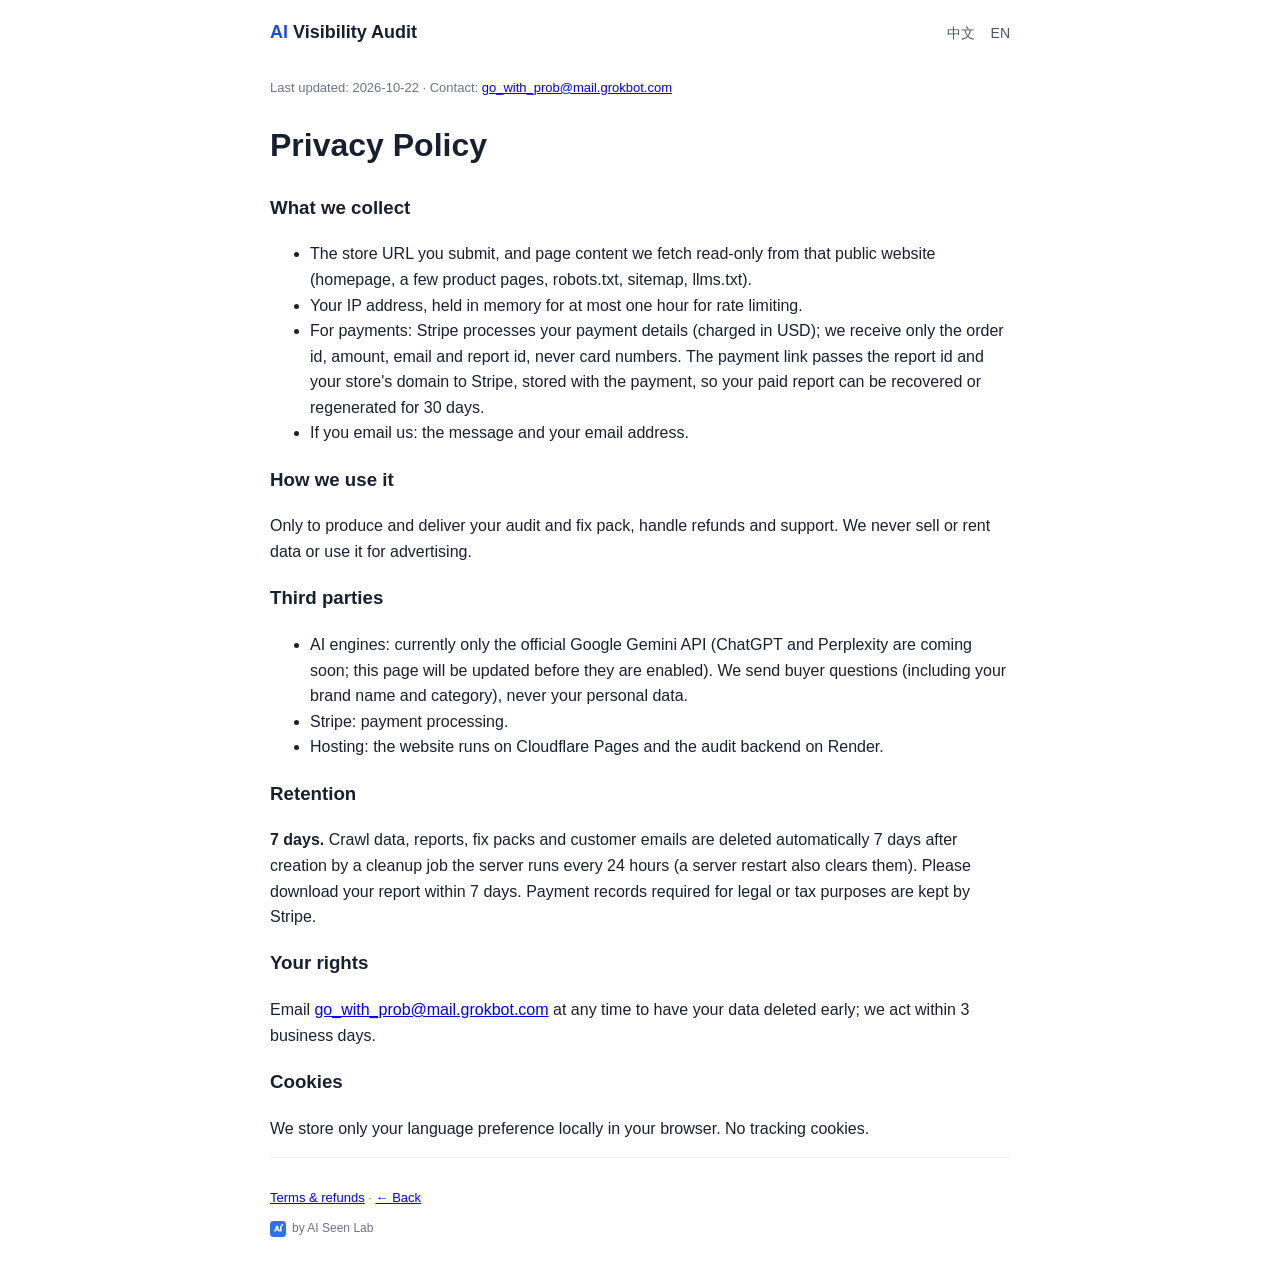
<file: landing/privacy.html>
<!doctype html>
<html lang="zh-CN"><head><meta charset="utf-8"><meta name="viewport" content="width=device-width,initial-scale=1">
<title>隐私政策 / Privacy Policy · AI 可见度体检</title><link rel="stylesheet" href="style.css"><link rel="icon" href="/brand/aiseenlab_icon.svg" type="image/svg+xml"><link rel="icon" href="/brand/favicon-32.png" sizes="32x32" type="image/png"><link rel="icon" href="/brand/favicon-16.png" sizes="16x16" type="image/png"><link rel="apple-touch-icon" href="/brand/apple-touch-icon.png">
<script src="config.js"></script><script src="i18n.js"></script></head>
<body class="lang-zh"><div class="wrap" style="max-width:780px">
<header><div class="logo"><a href="index.html" style="color:inherit;text-decoration:none"><b>AI</b> <span class="zh">可见度体检</span><span class="en">Visibility Audit</span></a></div>
<nav><a href="#" onclick="setLang('zh');return false">中文</a><a href="#" onclick="setLang('en');return false">EN</a></nav></header>
<p class="small"><span class="zh">最后更新：2026-10-22 · 联系：<a href="mailto:go_with_prob@mail.grokbot.com">go_with_prob@mail.grokbot.com</a></span><span class="en">Last updated: 2026-10-22 · Contact: <a href="mailto:go_with_prob@mail.grokbot.com">go_with_prob@mail.grokbot.com</a></span></p>

<div class="zh">
<h1>隐私政策</h1>
<h3>我们收集什么</h3>
<ul><li>你提交的店铺网址，以及我们从该公开网站只读抓取到的页面内容（首页、少量商品页、robots.txt、sitemap、llms.txt）。</li>
<li>为限流而临时记录的 IP 地址（只保存在内存中，最多 1 小时）。</li>
<li>付款时：Stripe 处理你的支付信息（按美元收费），我们只收到订单号、金额、邮箱和报告 ID，不接触银行卡号。付款链接会把报告 ID 和店铺域名交给 Stripe 一起保存，用于在 30 天内凭付款记录找回或重新生成你的报告。</li>
<li>如果你给我们发邮件：邮件内容和邮箱地址。</li></ul>
<h3>我们怎么用</h3>
<p>只用于生成你的体检报告和修复包、交付报告、处理退款和客服。不出售、不出租，也不用于广告。</p>
<h3>第三方</h3>
<ul><li>AI 引擎：目前只用 Google Gemini 官方 API（ChatGPT 和 Perplexity 即将支持，启用前会更新本页）。我们只发送买家问题（含你的品牌名和品类），不发送你的个人信息。</li>
<li>Stripe：支付处理。</li>
<li>托管：网站在 Cloudflare Pages，体检后端在 Render（美国/新加坡机房）。</li></ul>
<h3>保存多久</h3>
<p><b>7 天。</b>抓取数据、报告、修复包和客户邮件在生成后 7 天自动删除（服务器每 24 小时自动清理一次；服务器重启时数据也会被清空）。请在 7 天内下载你的报告。法律或税务要求保存的付款记录由 Stripe 保存。</p>
<h3>你的权利</h3>
<p>你可以随时发邮件到 <a href="mailto:go_with_prob@mail.grokbot.com">go_with_prob@mail.grokbot.com</a> 要求提前删除你的数据，我们会在 3 个工作日内处理。</p>
<h3>Cookie</h3>
<p>本站只在浏览器本地保存语言偏好，不使用跟踪 Cookie。</p>
</div>

<div class="en">
<h1>Privacy Policy</h1>
<h3>What we collect</h3>
<ul><li>The store URL you submit, and page content we fetch read-only from that public website (homepage, a few product pages, robots.txt, sitemap, llms.txt).</li>
<li>Your IP address, held in memory for at most one hour for rate limiting.</li>
<li>For payments: Stripe processes your payment details (charged in USD); we receive only the order id, amount, email and report id, never card numbers. The payment link passes the report id and your store's domain to Stripe, stored with the payment, so your paid report can be recovered or regenerated for 30 days.</li>
<li>If you email us: the message and your email address.</li></ul>
<h3>How we use it</h3>
<p>Only to produce and deliver your audit and fix pack, handle refunds and support. We never sell or rent data or use it for advertising.</p>
<h3>Third parties</h3>
<ul><li>AI engines: currently only the official Google Gemini API (ChatGPT and Perplexity are coming soon; this page will be updated before they are enabled). We send buyer questions (including your brand name and category), never your personal data.</li>
<li>Stripe: payment processing.</li>
<li>Hosting: the website runs on Cloudflare Pages and the audit backend on Render.</li></ul>
<h3>Retention</h3>
<p><b>7 days.</b> Crawl data, reports, fix packs and customer emails are deleted automatically 7 days after creation by a cleanup job the server runs every 24 hours (a server restart also clears them). Please download your report within 7 days. Payment records required for legal or tax purposes are kept by Stripe.</p>
<h3>Your rights</h3>
<p>Email <a href="mailto:go_with_prob@mail.grokbot.com">go_with_prob@mail.grokbot.com</a> at any time to have your data deleted early; we act within 3 business days.</p>
<h3>Cookies</h3>
<p>We store only your language preference locally in your browser. No tracking cookies.</p>
</div>
<footer><a href="terms.html"><span class="zh">服务条款与退款</span><span class="en">Terms &amp; refunds</span></a> · <a href="index.html">← <span class="zh">返回首页</span><span class="en">Back</span></a><div class="byline-row"><a class="byline" href="https://aiseenlab.com/"><img src="/brand/aiseenlab_icon.svg" alt="" width="16" height="16"><span>by AI Seen Lab</span></a></div></footer>
</div></body></html>
</file>
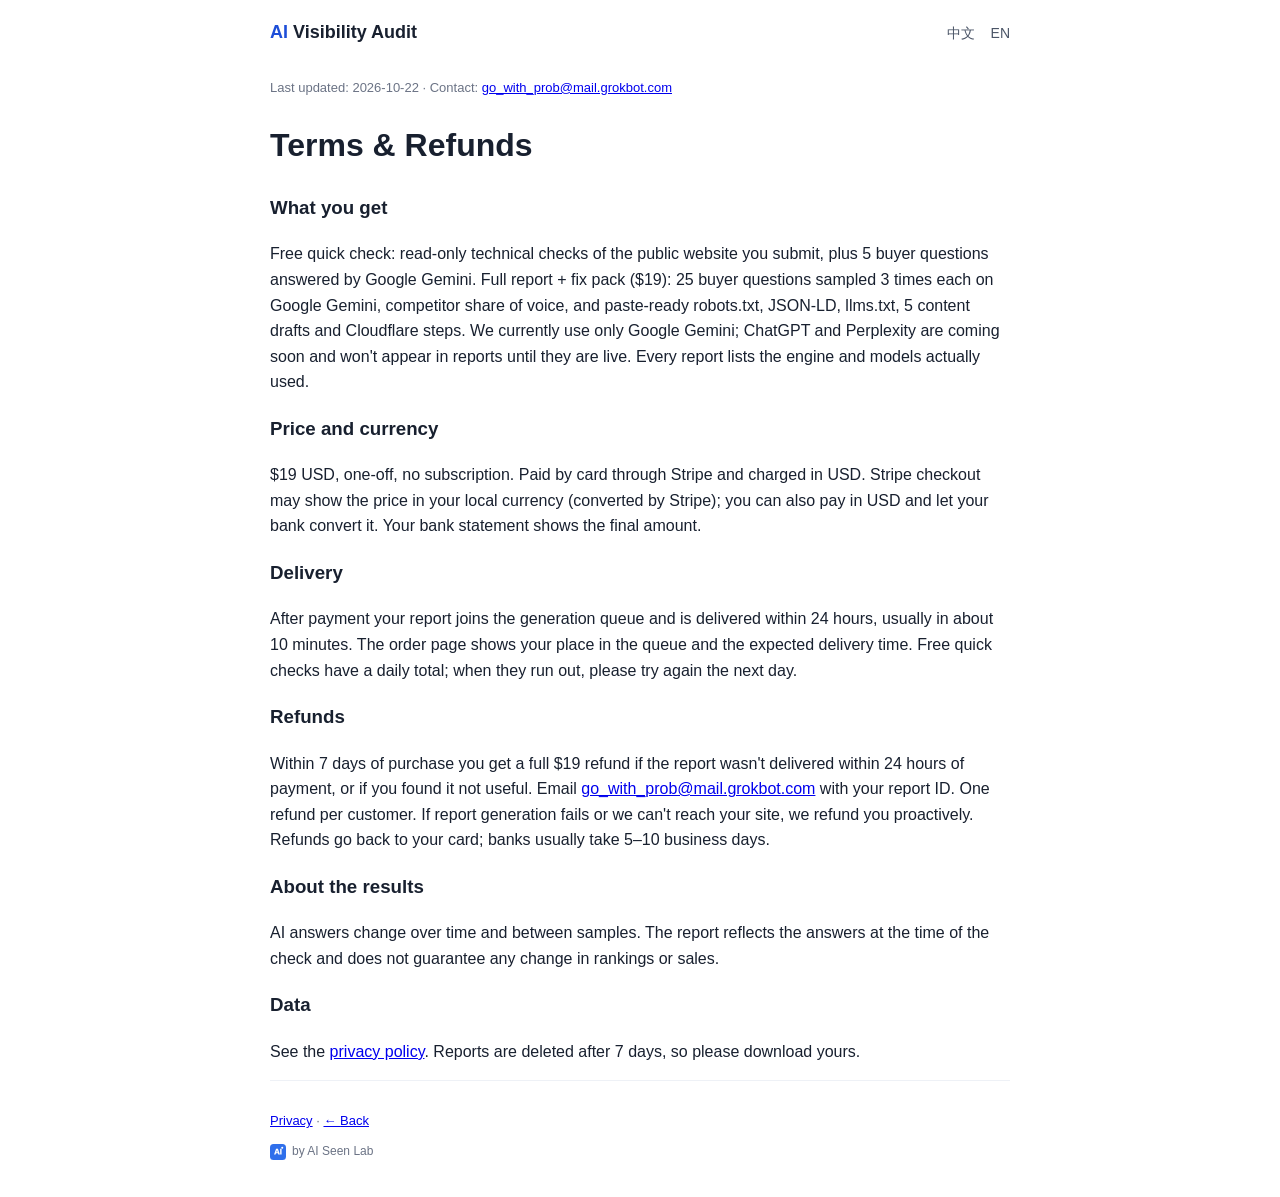
<file: landing/terms.html>
<!doctype html>
<html lang="zh-CN"><head><meta charset="utf-8"><meta name="viewport" content="width=device-width,initial-scale=1">
<title>服务条款与退款 / Terms &amp; Refunds · AI 可见度体检</title><link rel="stylesheet" href="style.css"><link rel="icon" href="/brand/aiseenlab_icon.svg" type="image/svg+xml"><link rel="icon" href="/brand/favicon-32.png" sizes="32x32" type="image/png"><link rel="icon" href="/brand/favicon-16.png" sizes="16x16" type="image/png"><link rel="apple-touch-icon" href="/brand/apple-touch-icon.png">
<script src="config.js"></script><script src="i18n.js"></script></head>
<body class="lang-zh"><div class="wrap" style="max-width:780px">
<header><div class="logo"><a href="index.html" style="color:inherit;text-decoration:none"><b>AI</b> <span class="zh">可见度体检</span><span class="en">Visibility Audit</span></a></div>
<nav><a href="#" onclick="setLang('zh');return false">中文</a><a href="#" onclick="setLang('en');return false">EN</a></nav></header>
<p class="small"><span class="zh">最后更新：2026-10-22 · 联系：</span><span class="en">Last updated: 2026-10-22 · Contact: </span><a href="mailto:go_with_prob@mail.grokbot.com">go_with_prob@mail.grokbot.com</a></p>

<div class="zh">
<h1>服务条款与退款</h1>
<h3>服务内容</h3>
<p>免费简检：对你提交的公开网站做只读技术检测，并用 Google Gemini 回答 5 个买家问题。完整报告 + 修复包（$19）：25 个买家问题在 Google Gemini 上各采样 3 次、竞品份额，以及可直接粘贴的 robots.txt、JSON-LD、llms.txt、5 篇内容草稿和 Cloudflare 设置步骤。目前只使用 Google Gemini；ChatGPT 和 Perplexity 即将支持，上线前不会出现在报告里。报告会写明实际使用的引擎和模型。</p>
<h3>价格与币种</h3>
<p>$19 美元，一次性，不订阅。通过 Stripe 用银行卡支付，按美元（USD）收费。Stripe 结账页可能按你所在地显示本地货币金额（由 Stripe 换算）；你也可以直接用美元支付，由发卡行换算，最终金额以银行账单为准。</p>
<h3>交付</h3>
<p>付款后报告进入生成队列，24 小时内交付，通常约 10 分钟。订单页会显示排队位置和预计交付时间。免费简检每天有总名额，用完后请第二天再试。</p>
<h3>退款</h3>
<p>购买后 7 天内，满足以下任一条件即可全额退回 $19：报告没有在付款后 24 小时内交付；或者你认为报告对你没有帮助。发邮件到 <a href="mailto:go_with_prob@mail.grokbot.com">go_with_prob@mail.grokbot.com</a> 并附上报告 ID。每位客户限退款一次。报告生成失败或无法访问你的网站时，我们会主动退款。退款原路退回银行卡，银行处理通常需 5–10 个工作日。</p>
<h3>结果说明</h3>
<p>AI 的回答会随时间和采样变化，报告反映检测当时的结果，不保证排名或销量的变化。</p>
<h3>数据</h3>
<p>见<a href="privacy.html">隐私政策</a>。报告在 7 天后删除，请及时下载。</p>
</div>

<div class="en">
<h1>Terms &amp; Refunds</h1>
<h3>What you get</h3>
<p>Free quick check: read-only technical checks of the public website you submit, plus 5 buyer questions answered by Google Gemini. Full report + fix pack ($19): 25 buyer questions sampled 3 times each on Google Gemini, competitor share of voice, and paste-ready robots.txt, JSON-LD, llms.txt, 5 content drafts and Cloudflare steps. We currently use only Google Gemini; ChatGPT and Perplexity are coming soon and won't appear in reports until they are live. Every report lists the engine and models actually used.</p>
<h3>Price and currency</h3>
<p>$19 USD, one-off, no subscription. Paid by card through Stripe and charged in USD. Stripe checkout may show the price in your local currency (converted by Stripe); you can also pay in USD and let your bank convert it. Your bank statement shows the final amount.</p>
<h3>Delivery</h3>
<p>After payment your report joins the generation queue and is delivered within 24 hours, usually in about 10 minutes. The order page shows your place in the queue and the expected delivery time. Free quick checks have a daily total; when they run out, please try again the next day.</p>
<h3>Refunds</h3>
<p>Within 7 days of purchase you get a full $19 refund if the report wasn't delivered within 24 hours of payment, or if you found it not useful. Email <a href="mailto:go_with_prob@mail.grokbot.com">go_with_prob@mail.grokbot.com</a> with your report ID. One refund per customer. If report generation fails or we can't reach your site, we refund you proactively. Refunds go back to your card; banks usually take 5–10 business days.</p>
<h3>About the results</h3>
<p>AI answers change over time and between samples. The report reflects the answers at the time of the check and does not guarantee any change in rankings or sales.</p>
<h3>Data</h3>
<p>See the <a href="privacy.html">privacy policy</a>. Reports are deleted after 7 days, so please download yours.</p>
</div>
<footer><a href="privacy.html"><span class="zh">隐私政策</span><span class="en">Privacy</span></a> · <a href="index.html">← <span class="zh">返回首页</span><span class="en">Back</span></a><div class="byline-row"><a class="byline" href="https://aiseenlab.com/"><img src="/brand/aiseenlab_icon.svg" alt="" width="16" height="16"><span>by AI Seen Lab</span></a></div></footer>
</div></body></html>
</file>
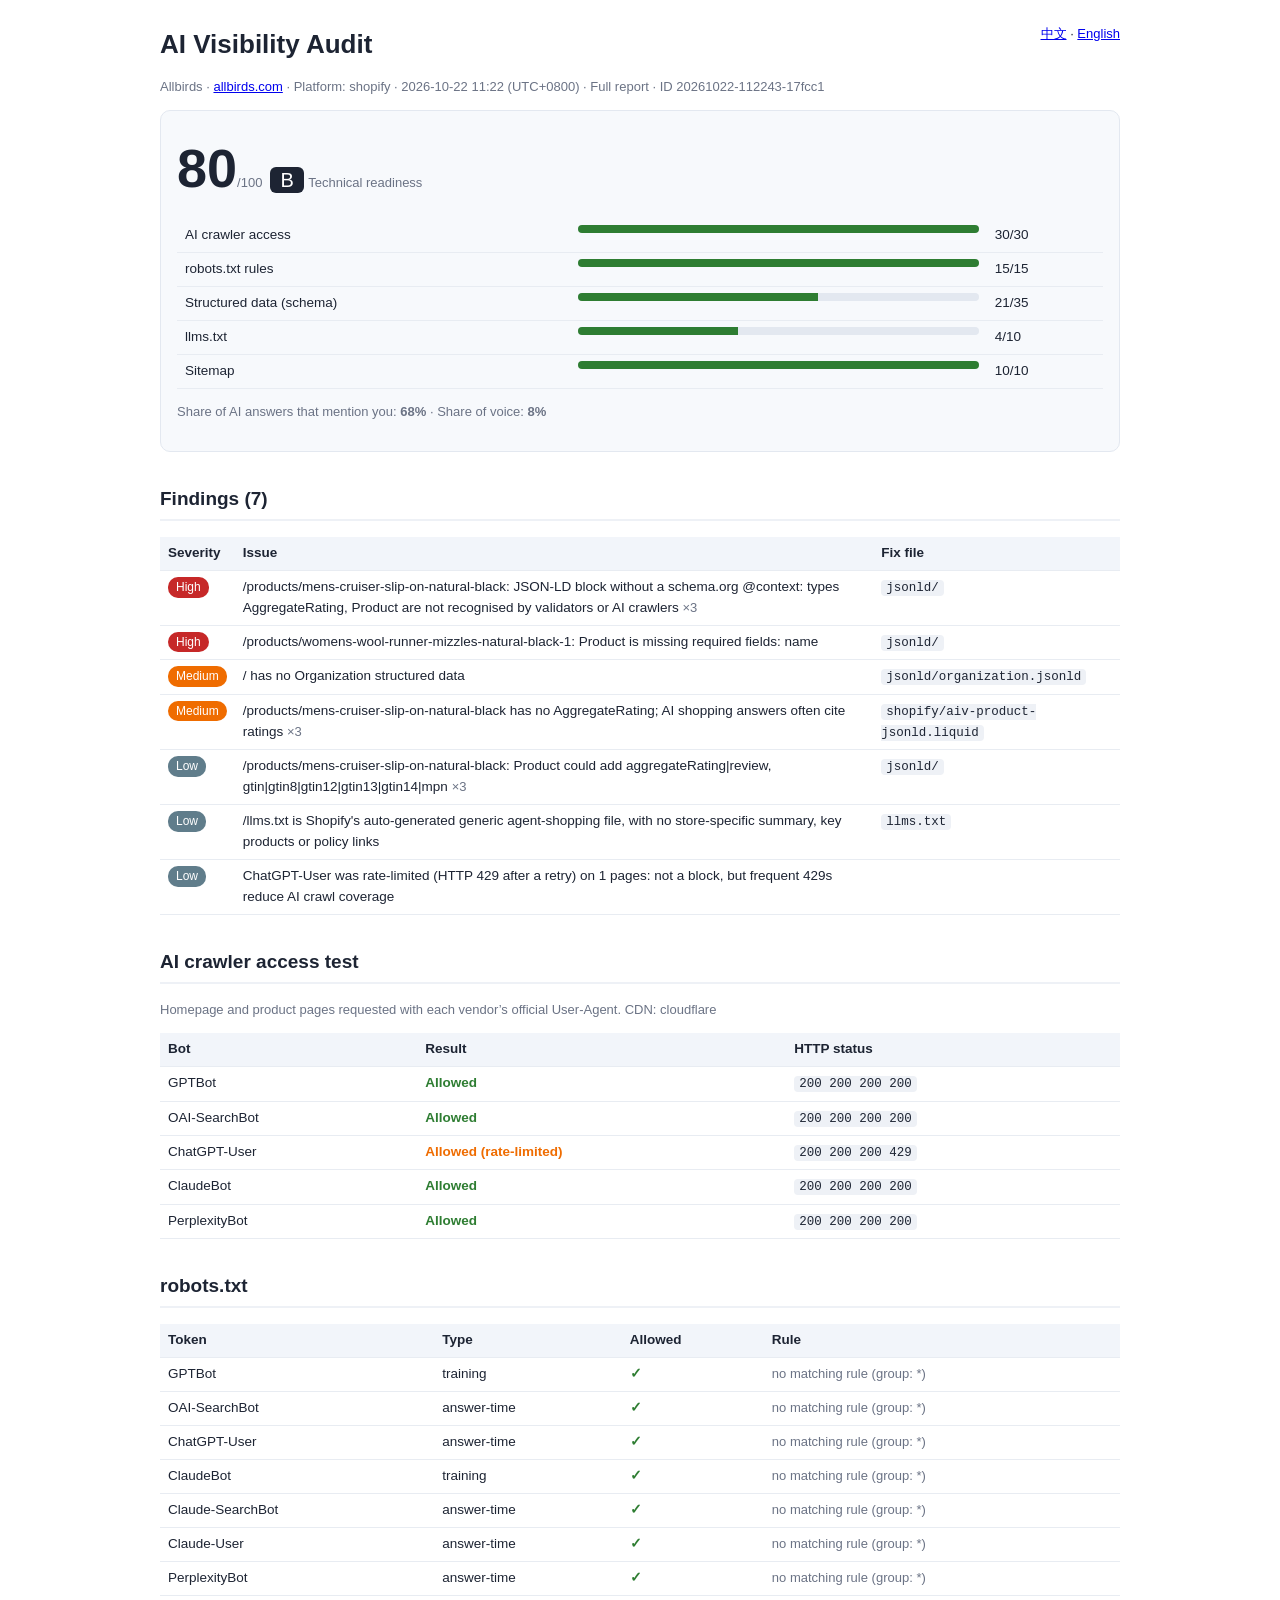
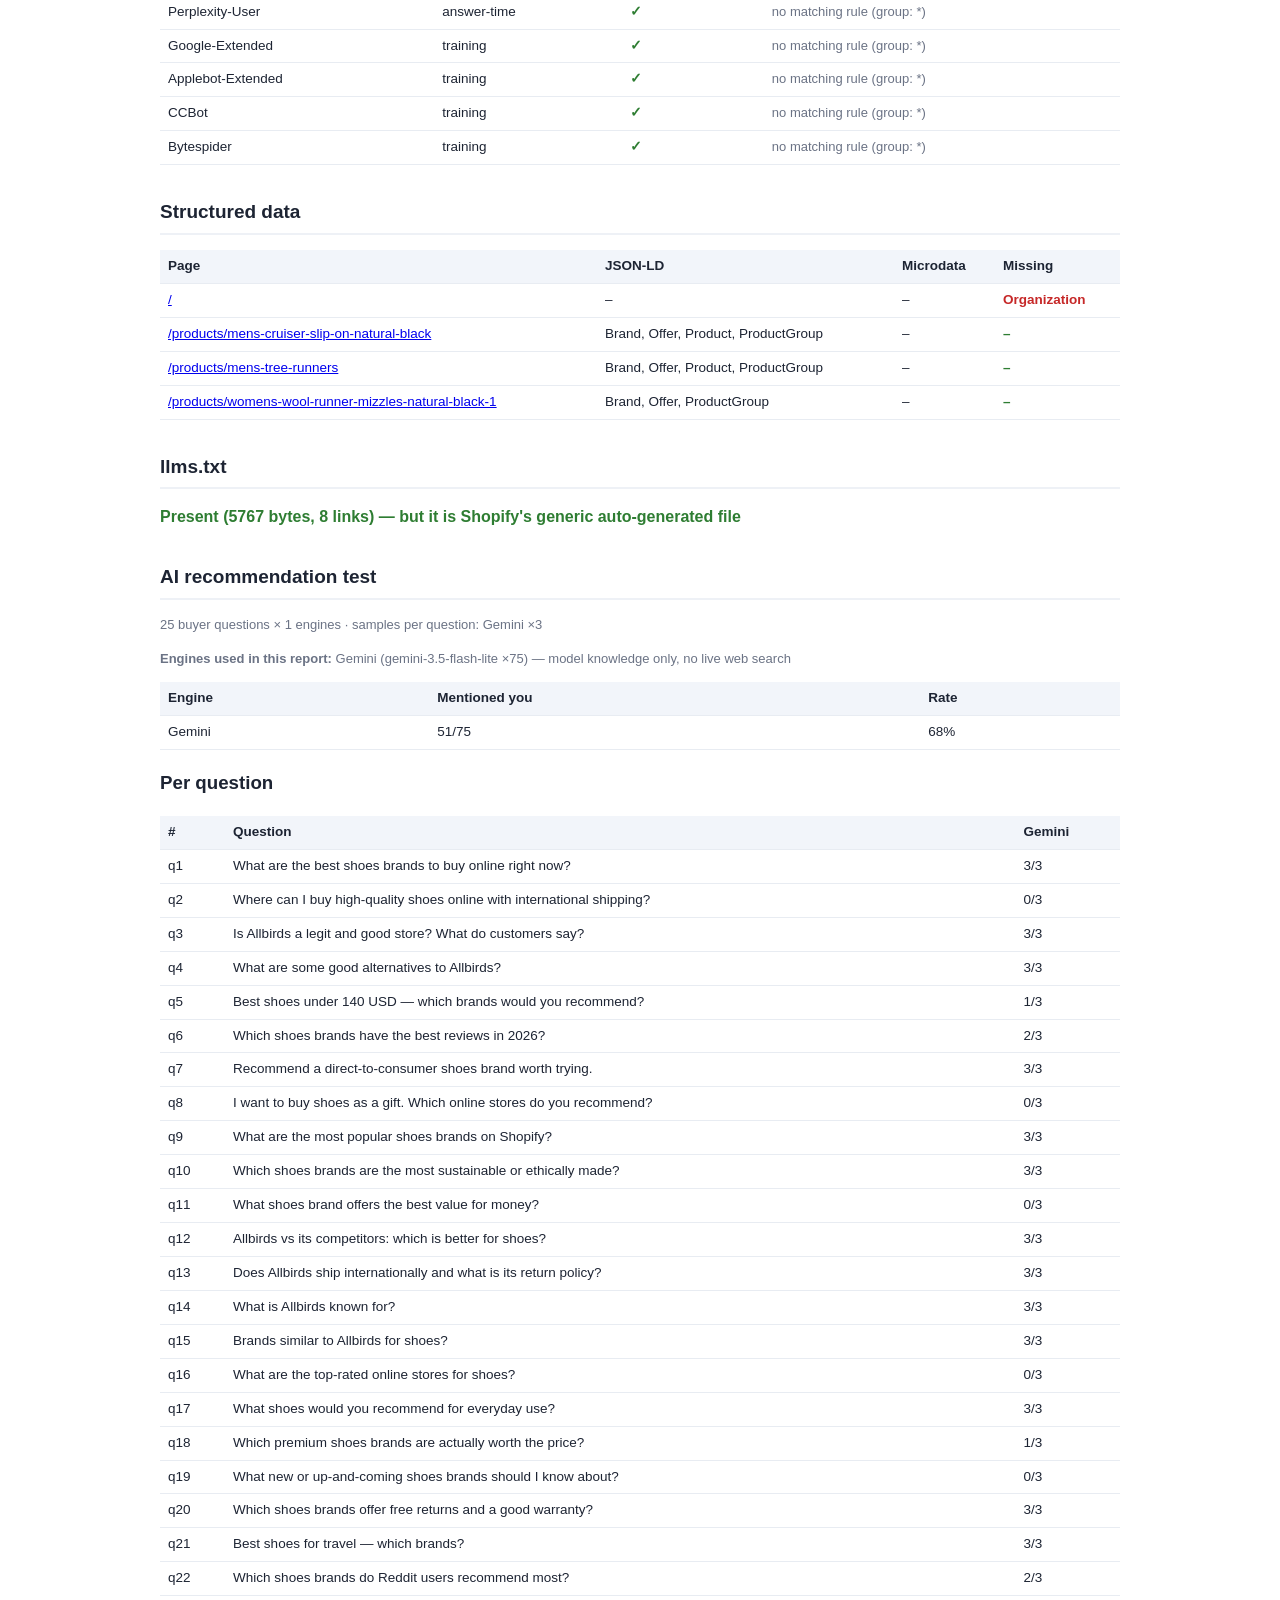
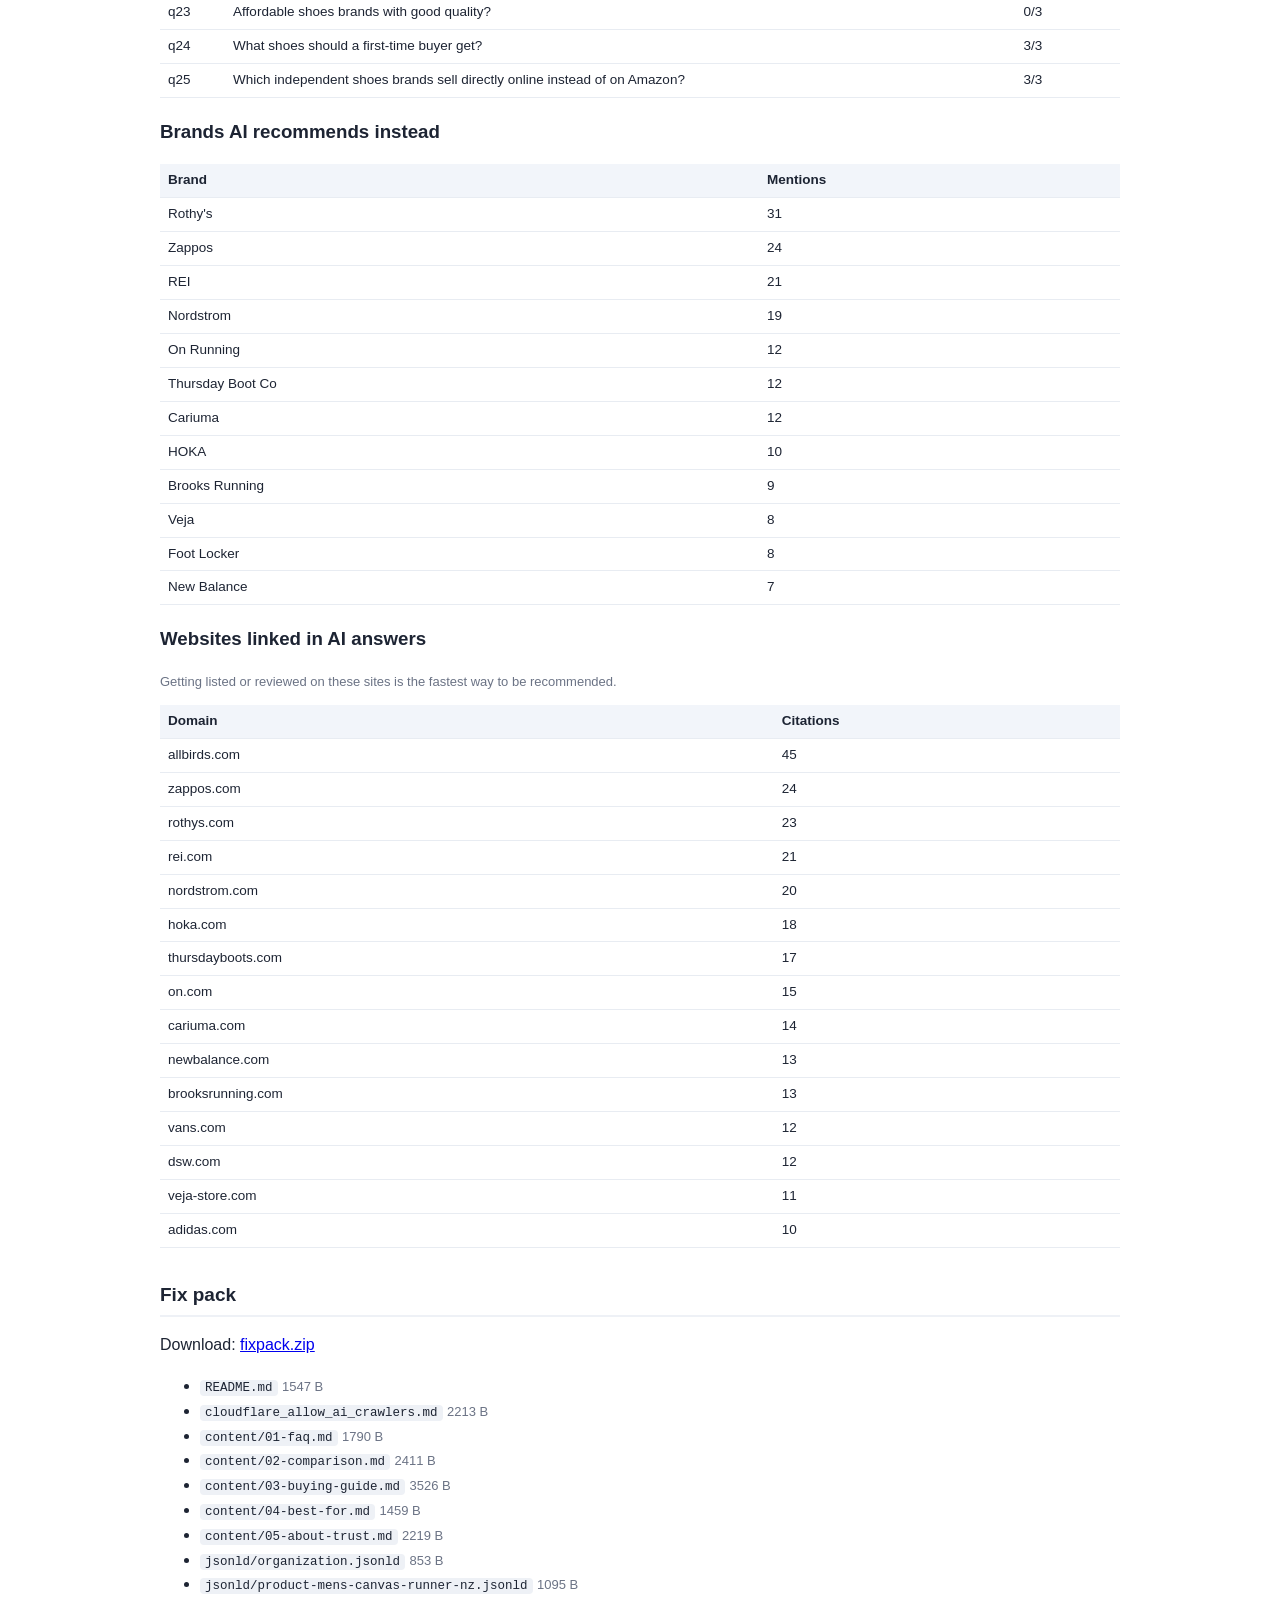
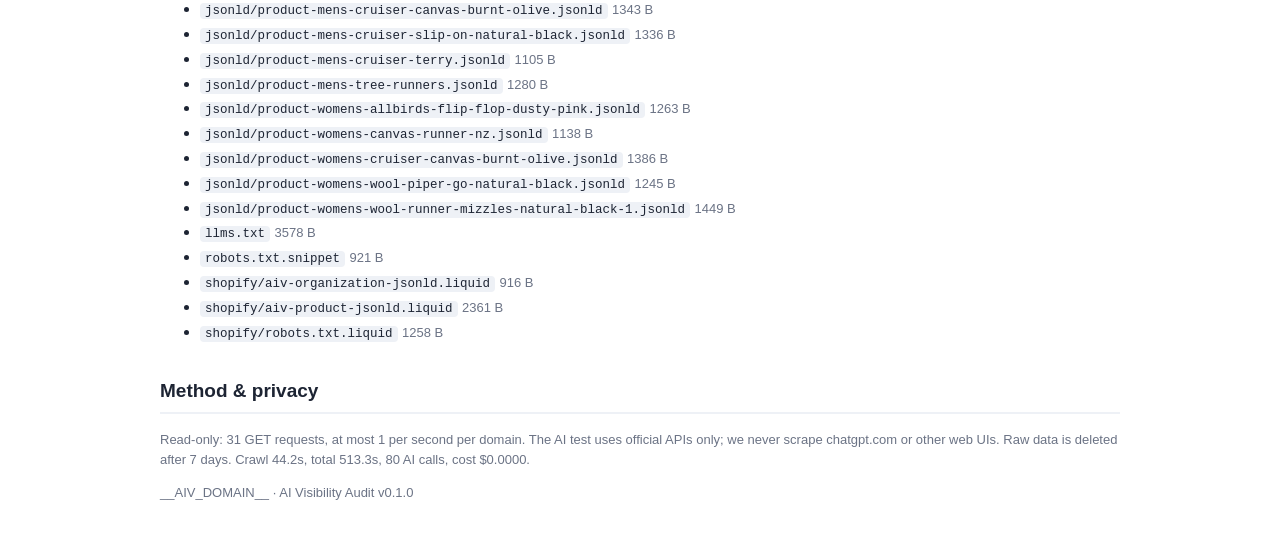
<file: samples/gemini-real/full/allbirds.com/report.en.html>
<!doctype html><html lang="en"><head><meta charset="utf-8">
<meta name="viewport" content="width=device-width,initial-scale=1">
<title>AI 可见度体检 · allbirds.com</title><style>
body{font-family:-apple-system,BlinkMacSystemFont,"Segoe UI","PingFang SC","Noto Sans CJK SC","Microsoft YaHei",sans-serif;
max-width:960px;margin:0 auto;padding:24px;color:#1d2433;line-height:1.55}
h1{font-size:26px;margin:0}h2{font-size:19px;margin-top:32px;border-bottom:2px solid #eef1f6;padding-bottom:6px}
.muted{color:#6b7385;font-size:13px}.card{background:#f7f9fc;border:1px solid #e3e8f0;border-radius:10px;padding:16px;margin:12px 0}
.score{font-size:54px;font-weight:700}.grade{font-size:20px;padding:2px 10px;border-radius:6px;background:#1d2433;color:#fff;margin-left:8px}
table{border-collapse:collapse;width:100%;font-size:13.5px;margin:8px 0}th,td{border-bottom:1px solid #e8ecf2;padding:6px 8px;text-align:left;vertical-align:top}
th{background:#f2f5fa}.bar{height:8px;background:#e3e8f0;border-radius:4px;overflow:hidden}.bar>i{display:block;height:100%;background:#2e7d32}
.pill{display:inline-block;padding:1px 8px;border-radius:10px;color:#fff;font-size:12px}
.ok{color:#2e7d32;font-weight:600}.bad{color:#c62828;font-weight:600}.warn{color:#ef6c00;font-weight:600}
.banner{background:#fff4e5;border:1px solid #ffcc80;padding:10px 14px;border-radius:8px;margin:12px 0}
.lock{background:linear-gradient(180deg,#f7f9fc,#e9eef7);border:1px dashed #9aa7bd;border-radius:10px;padding:18px;text-align:center}
.btn{display:inline-block;background:#1d4ed8;color:#fff;padding:10px 18px;border-radius:8px;text-decoration:none;font-weight:600}
.toggle{float:right;font-size:13px}code{background:#eef1f6;padding:1px 5px;border-radius:4px;font-size:12.5px}
body.lang-zh .en{display:none}body.lang-en .zh{display:none}
@media print{.toggle,.btn{display:none}body{padding:0}}
</style></head><body class="lang-en">
<div class="toggle"><a href="#" onclick="document.body.className='lang-zh';return false">中文</a> · <a href="#" onclick="document.body.className='lang-en';return false">English</a></div>
<h1><span class="zh">AI 可见度体检报告</span><span class="en">AI Visibility Audit</span></h1>
<p class="muted">Allbirds · <a href="https://www.allbirds.com/">allbirds.com</a> · <span class="zh">平台</span><span class="en">Platform</span>: shopify · 2026-10-22 11:22 (UTC+0800) · <span class="zh">完整版</span><span class="en">Full report</span> · ID 20261022-112243-17fcc1</p>
<div class="card"><span class="score">80</span><span class="muted">/100</span><span class="grade">B</span> <span class="muted"><span class="zh">技术就绪度</span><span class="en">Technical readiness</span></span><table><tr><td><span class="zh">AI 爬虫能否访问</span><span class="en">AI crawler access</span></td><td style="width:45%"><div class="bar"><i style="width:100%"></i></div></td><td>30/30</td></tr><tr><td><span class="zh">robots.txt 规则</span><span class="en">robots.txt rules</span></td><td style="width:45%"><div class="bar"><i style="width:100%"></i></div></td><td>15/15</td></tr><tr><td><span class="zh">结构化数据 (Schema)</span><span class="en">Structured data (schema)</span></td><td style="width:45%"><div class="bar"><i style="width:60%"></i></div></td><td>21/35</td></tr><tr><td><span class="zh">llms.txt</span><span class="en">llms.txt</span></td><td style="width:45%"><div class="bar"><i style="width:40%"></i></div></td><td>4/10</td></tr><tr><td><span class="zh">站点地图</span><span class="en">Sitemap</span></td><td style="width:45%"><div class="bar"><i style="width:100%"></i></div></td><td>10/10</td></tr></table><p class="muted"><span class="zh">AI 回答中提到你的比例</span><span class="en">Share of AI answers that mention you</span>: <b>68%</b> · <span class="zh">品牌声量占比</span><span class="en">Share of voice</span>: <b>8%</b></p></div>
<h2><span class="zh">发现的问题</span><span class="en">Findings</span> (7)</h2><table><tr><th><span class="zh">级别</span><span class="en">Severity</span></th><th><span class="zh">问题</span><span class="en">Issue</span></th><th><span class="zh">修复文件</span><span class="en">Fix file</span></th></tr>
<tr><td><span class="pill" style="background:#c62828"><span class="zh">高</span><span class="en">High</span></span></td><td><span class="zh">/products/mens-cruiser-slip-on-natural-black：JSON-LD 代码块缺少 schema.org 的 @context，其中的 AggregateRating, Product 不会被校验工具和 AI 爬虫识别</span><span class="en">/products/mens-cruiser-slip-on-natural-black: JSON-LD block without a schema.org @context: types AggregateRating, Product are not recognised by validators or AI crawlers</span> <span class="muted">×3</span></td><td><code>jsonld/</code></td></tr>
<tr><td><span class="pill" style="background:#c62828"><span class="zh">高</span><span class="en">High</span></span></td><td><span class="zh">/products/womens-wool-runner-mizzles-natural-black-1 的 Product 缺少必填字段：name</span><span class="en">/products/womens-wool-runner-mizzles-natural-black-1: Product is missing required fields: name</span></td><td><code>jsonld/</code></td></tr>
<tr><td><span class="pill" style="background:#ef6c00"><span class="zh">中</span><span class="en">Medium</span></span></td><td><span class="zh">/ 缺少 Organization 结构化数据</span><span class="en">/ has no Organization structured data</span></td><td><code>jsonld/organization.jsonld</code></td></tr>
<tr><td><span class="pill" style="background:#ef6c00"><span class="zh">中</span><span class="en">Medium</span></span></td><td><span class="zh">/products/mens-cruiser-slip-on-natural-black 没有 AggregateRating（评分），AI 购物推荐常引用评分</span><span class="en">/products/mens-cruiser-slip-on-natural-black has no AggregateRating; AI shopping answers often cite ratings</span> <span class="muted">×3</span></td><td><code>shopify/aiv-product-jsonld.liquid</code></td></tr>
<tr><td><span class="pill" style="background:#607d8b"><span class="zh">低</span><span class="en">Low</span></span></td><td><span class="zh">/products/mens-cruiser-slip-on-natural-black 的 Product 建议补充：aggregateRating|review, gtin|gtin8|gtin12|gtin13|gtin14|mpn</span><span class="en">/products/mens-cruiser-slip-on-natural-black: Product could add aggregateRating|review, gtin|gtin8|gtin12|gtin13|gtin14|mpn</span> <span class="muted">×3</span></td><td><code>jsonld/</code></td></tr>
<tr><td><span class="pill" style="background:#607d8b"><span class="zh">低</span><span class="en">Low</span></span></td><td><span class="zh">/llms.txt 是 Shopify 自动生成的通用“代理购物说明”，没有你店铺自己的介绍、主推商品和政策链接</span><span class="en">/llms.txt is Shopify&#x27;s auto-generated generic agent-shopping file, with no store-specific summary, key products or policy links</span></td><td><code>llms.txt</code></td></tr>
<tr><td><span class="pill" style="background:#607d8b"><span class="zh">低</span><span class="en">Low</span></span></td><td><span class="zh">ChatGPT-User 在 1 个页面上被限流（HTTP 429，重试后仍是），不算拦截，但频繁 429 会让 AI 爬虫少抓页面</span><span class="en">ChatGPT-User was rate-limited (HTTP 429 after a retry) on 1 pages: not a block, but frequent 429s reduce AI crawl coverage</span></td><td></td></tr>
</table>
<h2><span class="zh">AI 爬虫访问测试</span><span class="en">AI crawler access test</span></h2><p class="muted"><span class="zh">用各家官方 User-Agent 请求首页和商品页。</span><span class="en">Homepage and product pages requested with each vendor’s official User-Agent.</span> CDN: cloudflare</p><table><tr><th>Bot</th><th><span class="zh">结果</span><span class="en">Result</span></th><th><span class="zh">状态码</span><span class="en">HTTP status</span></th></tr>
<tr><td>GPTBot</td><td class="ok"><span class="zh">可访问</span><span class="en">Allowed</span></td><td><code>200 200 200 200</code></td></tr>
<tr><td>OAI-SearchBot</td><td class="ok"><span class="zh">可访问</span><span class="en">Allowed</span></td><td><code>200 200 200 200</code></td></tr>
<tr><td>ChatGPT-User</td><td class="warn"><span class="zh">可访问（有限流）</span><span class="en">Allowed (rate-limited)</span></td><td><code>200 200 200 429</code></td></tr>
<tr><td>ClaudeBot</td><td class="ok"><span class="zh">可访问</span><span class="en">Allowed</span></td><td><code>200 200 200 200</code></td></tr>
<tr><td>PerplexityBot</td><td class="ok"><span class="zh">可访问</span><span class="en">Allowed</span></td><td><code>200 200 200 200</code></td></tr>
</table>
<h2>robots.txt</h2>
<table><tr><th>Token</th><th><span class="zh">类型</span><span class="en">Type</span></th><th><span class="zh">是否允许</span><span class="en">Allowed</span></th><th><span class="zh">依据</span><span class="en">Rule</span></th></tr>
<tr><td>GPTBot</td><td><span class="zh">训练</span><span class="en">training</span></td><td class="ok">✓</td><td class="muted">no matching rule (group: *)</td></tr>
<tr><td>OAI-SearchBot</td><td><span class="zh">回答时抓取</span><span class="en">answer-time</span></td><td class="ok">✓</td><td class="muted">no matching rule (group: *)</td></tr>
<tr><td>ChatGPT-User</td><td><span class="zh">回答时抓取</span><span class="en">answer-time</span></td><td class="ok">✓</td><td class="muted">no matching rule (group: *)</td></tr>
<tr><td>ClaudeBot</td><td><span class="zh">训练</span><span class="en">training</span></td><td class="ok">✓</td><td class="muted">no matching rule (group: *)</td></tr>
<tr><td>Claude-SearchBot</td><td><span class="zh">回答时抓取</span><span class="en">answer-time</span></td><td class="ok">✓</td><td class="muted">no matching rule (group: *)</td></tr>
<tr><td>Claude-User</td><td><span class="zh">回答时抓取</span><span class="en">answer-time</span></td><td class="ok">✓</td><td class="muted">no matching rule (group: *)</td></tr>
<tr><td>PerplexityBot</td><td><span class="zh">回答时抓取</span><span class="en">answer-time</span></td><td class="ok">✓</td><td class="muted">no matching rule (group: *)</td></tr>
<tr><td>Perplexity-User</td><td><span class="zh">回答时抓取</span><span class="en">answer-time</span></td><td class="ok">✓</td><td class="muted">no matching rule (group: *)</td></tr>
<tr><td>Google-Extended</td><td><span class="zh">训练</span><span class="en">training</span></td><td class="ok">✓</td><td class="muted">no matching rule (group: *)</td></tr>
<tr><td>Applebot-Extended</td><td><span class="zh">训练</span><span class="en">training</span></td><td class="ok">✓</td><td class="muted">no matching rule (group: *)</td></tr>
<tr><td>CCBot</td><td><span class="zh">训练</span><span class="en">training</span></td><td class="ok">✓</td><td class="muted">no matching rule (group: *)</td></tr>
<tr><td>Bytespider</td><td><span class="zh">训练</span><span class="en">training</span></td><td class="ok">✓</td><td class="muted">no matching rule (group: *)</td></tr>
</table>
<h2><span class="zh">结构化数据</span><span class="en">Structured data</span></h2><table><tr><th><span class="zh">页面</span><span class="en">Page</span></th><th>JSON-LD</th><th>Microdata</th><th><span class="zh">缺失</span><span class="en">Missing</span></th></tr>
<tr><td><a href="https://www.allbirds.com/">/</a></td><td>–</td><td>–</td><td class="bad">Organization</td></tr>
<tr><td><a href="https://www.allbirds.com/products/mens-cruiser-slip-on-natural-black">/products/mens-cruiser-slip-on-natural-black</a></td><td>Brand, Offer, Product, ProductGroup</td><td>–</td><td class="ok">–</td></tr>
<tr><td><a href="https://www.allbirds.com/products/mens-tree-runners">/products/mens-tree-runners</a></td><td>Brand, Offer, Product, ProductGroup</td><td>–</td><td class="ok">–</td></tr>
<tr><td><a href="https://www.allbirds.com/products/womens-wool-runner-mizzles-natural-black-1">/products/womens-wool-runner-mizzles-natural-black-1</a></td><td>Brand, Offer, ProductGroup</td><td>–</td><td class="ok">–</td></tr>
</table>
<h2>llms.txt</h2><p class="ok"><span class="zh">存在（5767 字节，8 个链接）</span><span class="en">Present (5767 bytes, 8 links)</span><span class="zh">，但这是 Shopify 自动生成的通用文件</span><span class="en"> — but it is Shopify's generic auto-generated file</span></p>
<h2><span class="zh">AI 推荐测试</span><span class="en">AI recommendation test</span></h2><p class="muted">25 <span class="zh">个买家问题</span><span class="en">buyer questions</span> × 1 <span class="zh">个引擎</span><span class="en">engines</span> · <span class="zh">每题采样</span><span class="en">samples per question</span>: Gemini ×3</p>
<p class="muted"><b><span class="zh">本报告使用的引擎</span><span class="en">Engines used in this report</span>:</b> Gemini (gemini-3.5-flash-lite ×75) — <span class="zh">仅模型自身知识，未联网搜索</span><span class="en">model knowledge only, no live web search</span></p>
<table><tr><th><span class="zh">引擎</span><span class="en">Engine</span></th><th><span class="zh">提到你</span><span class="en">Mentioned you</span></th><th><span class="zh">比例</span><span class="en">Rate</span></th></tr>
<tr><td>Gemini</td><td>51/75</td><td>68%</td></tr>
</table>
<h3><span class="zh">逐题结果</span><span class="en">Per question</span></h3><table><tr><th>#</th><th><span class="zh">问题</span><span class="en">Question</span></th><th>Gemini</th></tr>
<tr><td>q1</td><td>What are the best shoes brands to buy online right now?</td><td>3/3</td></tr>
<tr><td>q2</td><td>Where can I buy high-quality shoes online with international shipping?</td><td>0/3</td></tr>
<tr><td>q3</td><td>Is Allbirds a legit and good store? What do customers say?</td><td>3/3</td></tr>
<tr><td>q4</td><td>What are some good alternatives to Allbirds?</td><td>3/3</td></tr>
<tr><td>q5</td><td>Best shoes under 140 USD — which brands would you recommend?</td><td>1/3</td></tr>
<tr><td>q6</td><td>Which shoes brands have the best reviews in 2026?</td><td>2/3</td></tr>
<tr><td>q7</td><td>Recommend a direct-to-consumer shoes brand worth trying.</td><td>3/3</td></tr>
<tr><td>q8</td><td>I want to buy shoes as a gift. Which online stores do you recommend?</td><td>0/3</td></tr>
<tr><td>q9</td><td>What are the most popular shoes brands on Shopify?</td><td>3/3</td></tr>
<tr><td>q10</td><td>Which shoes brands are the most sustainable or ethically made?</td><td>3/3</td></tr>
<tr><td>q11</td><td>What shoes brand offers the best value for money?</td><td>0/3</td></tr>
<tr><td>q12</td><td>Allbirds vs its competitors: which is better for shoes?</td><td>3/3</td></tr>
<tr><td>q13</td><td>Does Allbirds ship internationally and what is its return policy?</td><td>3/3</td></tr>
<tr><td>q14</td><td>What is Allbirds known for?</td><td>3/3</td></tr>
<tr><td>q15</td><td>Brands similar to Allbirds for shoes?</td><td>3/3</td></tr>
<tr><td>q16</td><td>What are the top-rated online stores for shoes?</td><td>0/3</td></tr>
<tr><td>q17</td><td>What shoes would you recommend for everyday use?</td><td>3/3</td></tr>
<tr><td>q18</td><td>Which premium shoes brands are actually worth the price?</td><td>1/3</td></tr>
<tr><td>q19</td><td>What new or up-and-coming shoes brands should I know about?</td><td>0/3</td></tr>
<tr><td>q20</td><td>Which shoes brands offer free returns and a good warranty?</td><td>3/3</td></tr>
<tr><td>q21</td><td>Best shoes for travel — which brands?</td><td>3/3</td></tr>
<tr><td>q22</td><td>Which shoes brands do Reddit users recommend most?</td><td>2/3</td></tr>
<tr><td>q23</td><td>Affordable shoes brands with good quality?</td><td>0/3</td></tr>
<tr><td>q24</td><td>What shoes should a first-time buyer get?</td><td>3/3</td></tr>
<tr><td>q25</td><td>Which independent shoes brands sell directly online instead of on Amazon?</td><td>3/3</td></tr>
</table>
<h3><span class="zh">AI 推荐的竞品</span><span class="en">Brands AI recommends instead</span></h3><table><tr><th><span class="zh">品牌</span><span class="en">Brand</span></th><th><span class="zh">次数</span><span class="en">Mentions</span></th></tr><tr><td>Rothy&#x27;s</td><td>31</td></tr><tr><td>Zappos</td><td>24</td></tr><tr><td>REI</td><td>21</td></tr><tr><td>Nordstrom</td><td>19</td></tr><tr><td>On Running</td><td>12</td></tr><tr><td>Thursday Boot Co</td><td>12</td></tr><tr><td>Cariuma</td><td>12</td></tr><tr><td>HOKA</td><td>10</td></tr><tr><td>Brooks Running</td><td>9</td></tr><tr><td>Veja</td><td>8</td></tr><tr><td>Foot Locker</td><td>8</td></tr><tr><td>New Balance</td><td>7</td></tr></table>
<h3><span class="zh">AI 回答中给出链接的网站</span><span class="en">Websites linked in AI answers</span></h3><p class="muted"><span class="zh">这些站点在回答里被引用；争取被它们收录或评测，是提升推荐率最快的路径。</span><span class="en">Getting listed or reviewed on these sites is the fastest way to be recommended.</span></p><table><tr><th><span class="zh">域名</span><span class="en">Domain</span></th><th><span class="zh">次数</span><span class="en">Citations</span></th></tr><tr><td>allbirds.com</td><td>45</td></tr><tr><td>zappos.com</td><td>24</td></tr><tr><td>rothys.com</td><td>23</td></tr><tr><td>rei.com</td><td>21</td></tr><tr><td>nordstrom.com</td><td>20</td></tr><tr><td>hoka.com</td><td>18</td></tr><tr><td>thursdayboots.com</td><td>17</td></tr><tr><td>on.com</td><td>15</td></tr><tr><td>cariuma.com</td><td>14</td></tr><tr><td>newbalance.com</td><td>13</td></tr><tr><td>brooksrunning.com</td><td>13</td></tr><tr><td>vans.com</td><td>12</td></tr><tr><td>dsw.com</td><td>12</td></tr><tr><td>veja-store.com</td><td>11</td></tr><tr><td>adidas.com</td><td>10</td></tr></table>
<h2><span class="zh">修复包</span><span class="en">Fix pack</span></h2><p><span class="zh">下载</span><span class="en">Download</span>: <a href="fixpack.zip">fixpack.zip</a></p><ul><li><code>README.md</code> <span class='muted'>1547 B</span></li><li><code>cloudflare_allow_ai_crawlers.md</code> <span class='muted'>2213 B</span></li><li><code>content/01-faq.md</code> <span class='muted'>1790 B</span></li><li><code>content/02-comparison.md</code> <span class='muted'>2411 B</span></li><li><code>content/03-buying-guide.md</code> <span class='muted'>3526 B</span></li><li><code>content/04-best-for.md</code> <span class='muted'>1459 B</span></li><li><code>content/05-about-trust.md</code> <span class='muted'>2219 B</span></li><li><code>jsonld/organization.jsonld</code> <span class='muted'>853 B</span></li><li><code>jsonld/product-mens-canvas-runner-nz.jsonld</code> <span class='muted'>1095 B</span></li><li><code>jsonld/product-mens-cruiser-canvas-burnt-olive.jsonld</code> <span class='muted'>1343 B</span></li><li><code>jsonld/product-mens-cruiser-slip-on-natural-black.jsonld</code> <span class='muted'>1336 B</span></li><li><code>jsonld/product-mens-cruiser-terry.jsonld</code> <span class='muted'>1105 B</span></li><li><code>jsonld/product-mens-tree-runners.jsonld</code> <span class='muted'>1280 B</span></li><li><code>jsonld/product-womens-allbirds-flip-flop-dusty-pink.jsonld</code> <span class='muted'>1263 B</span></li><li><code>jsonld/product-womens-canvas-runner-nz.jsonld</code> <span class='muted'>1138 B</span></li><li><code>jsonld/product-womens-cruiser-canvas-burnt-olive.jsonld</code> <span class='muted'>1386 B</span></li><li><code>jsonld/product-womens-wool-piper-go-natural-black.jsonld</code> <span class='muted'>1245 B</span></li><li><code>jsonld/product-womens-wool-runner-mizzles-natural-black-1.jsonld</code> <span class='muted'>1449 B</span></li><li><code>llms.txt</code> <span class='muted'>3578 B</span></li><li><code>robots.txt.snippet</code> <span class='muted'>921 B</span></li><li><code>shopify/aiv-organization-jsonld.liquid</code> <span class='muted'>916 B</span></li><li><code>shopify/aiv-product-jsonld.liquid</code> <span class='muted'>2361 B</span></li><li><code>shopify/robots.txt.liquid</code> <span class='muted'>1258 B</span></li></ul>
<h2><span class="zh">方法与隐私</span><span class="en">Method & privacy</span></h2><p class="muted"><span class="zh">只读检测：共 31 个 GET 请求，每个域名每秒最多 1 个。AI 推荐测试只调用官方 API，不抓取 chatgpt.com 等网页端。原始数据 7 天后自动删除。爬取耗时 44.2 秒，总耗时 513.3 秒，AI 调用 80 次，成本 $0.0000。</span><span class="en">Read-only: 31 GET requests, at most 1 per second per domain. The AI test uses official APIs only; we never scrape chatgpt.com or other web UIs. Raw data is deleted after 7 days. Crawl 44.2s, total 513.3s, 80 AI calls, cost $0.0000.</span></p>
<p class="muted">__AIV_DOMAIN__ · AI Visibility Audit v0.1.0</p></body></html>
</file>
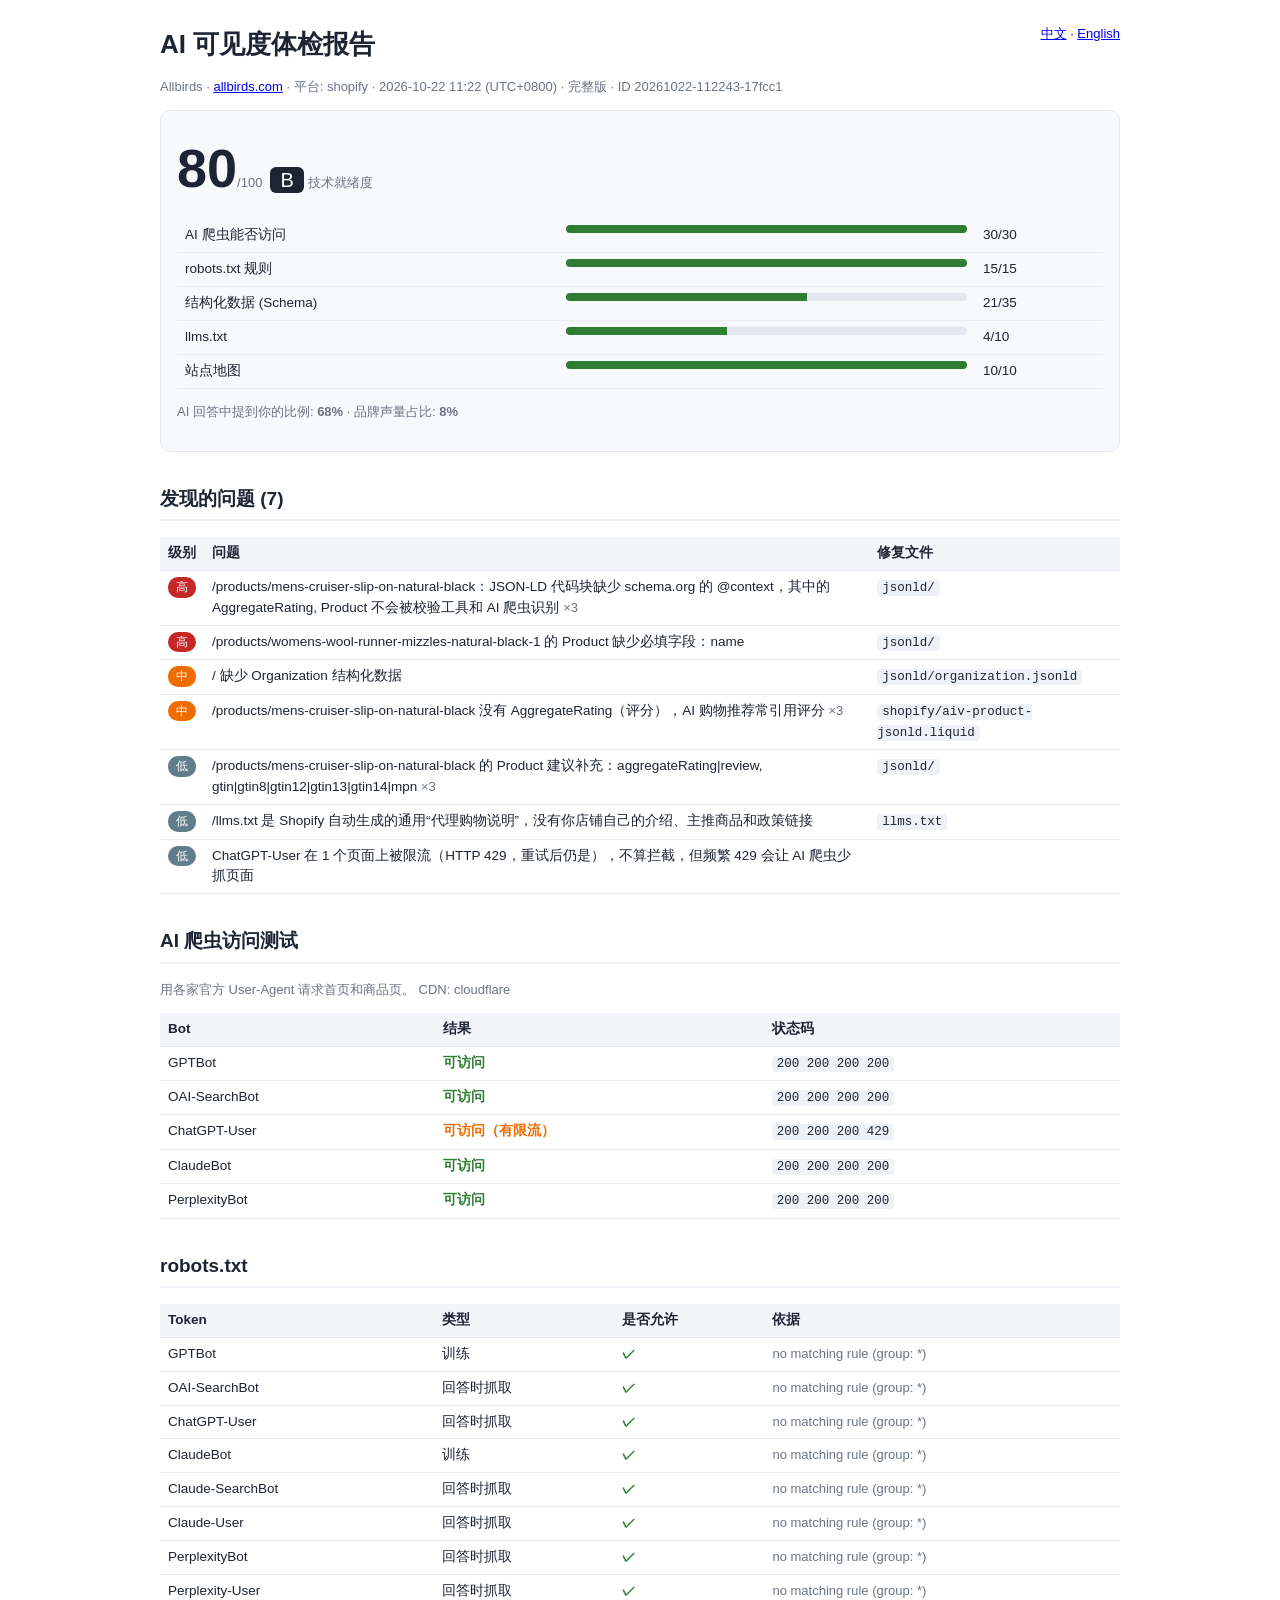
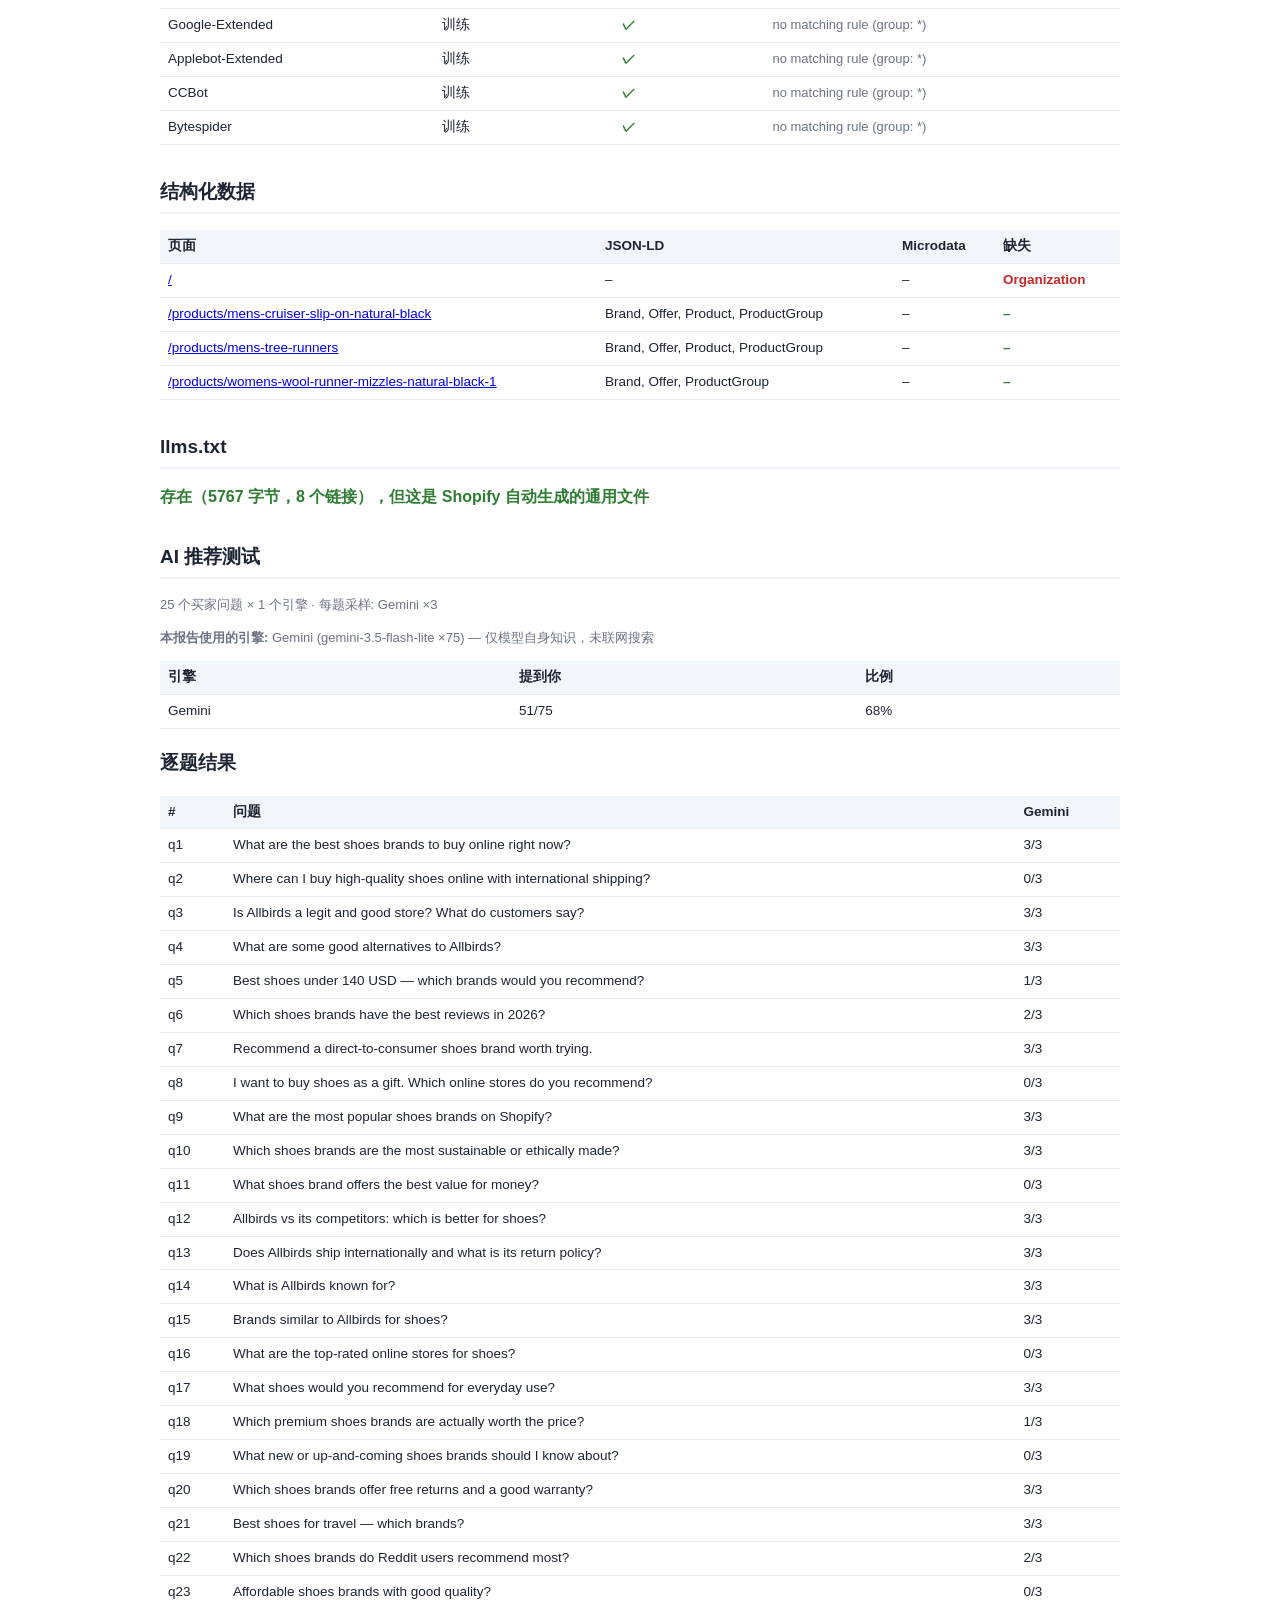
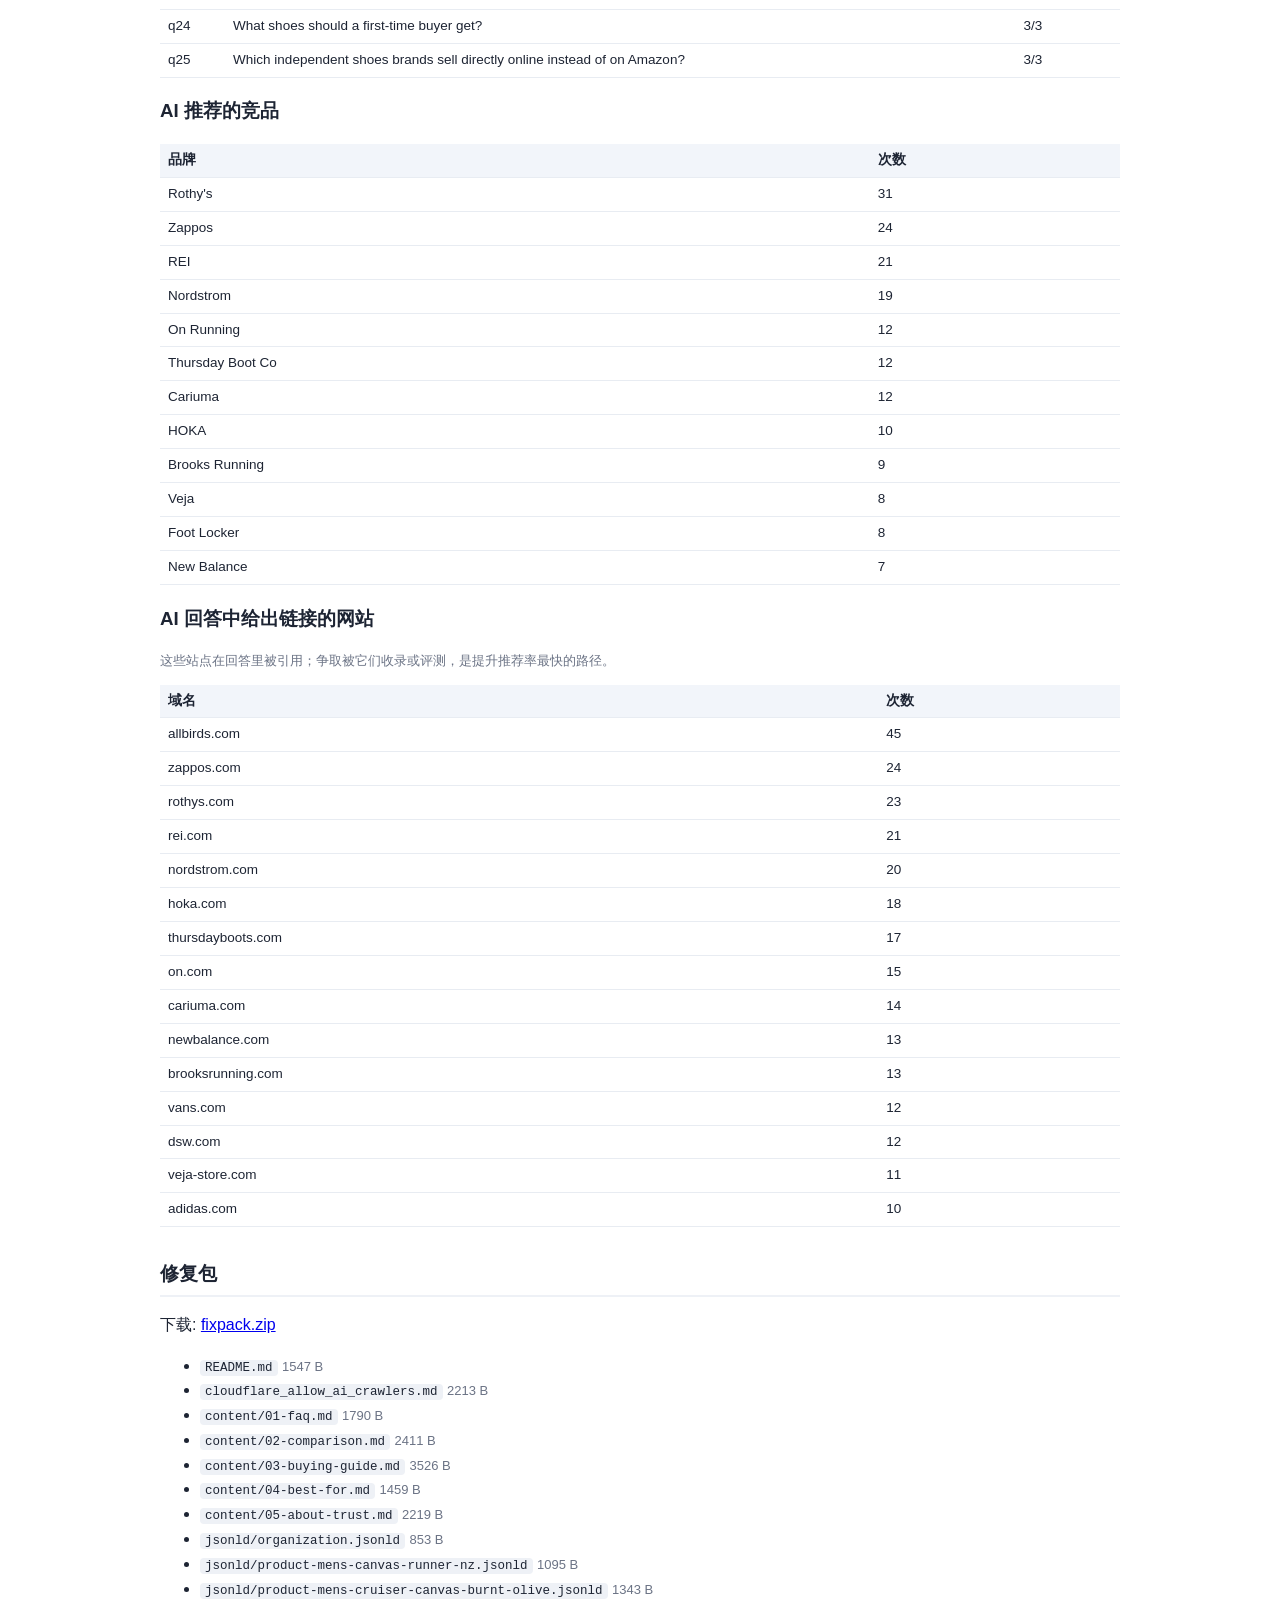
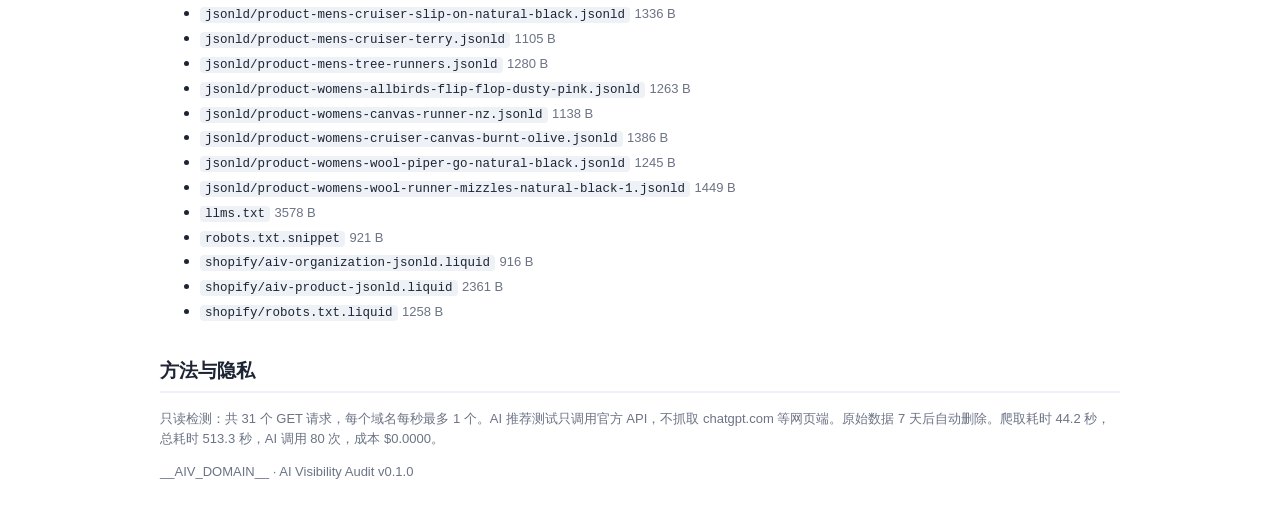
<file: samples/gemini-real/full/allbirds.com/report.zh.html>
<!doctype html><html lang="zh-CN"><head><meta charset="utf-8">
<meta name="viewport" content="width=device-width,initial-scale=1">
<title>AI 可见度体检 · allbirds.com</title><style>
body{font-family:-apple-system,BlinkMacSystemFont,"Segoe UI","PingFang SC","Noto Sans CJK SC","Microsoft YaHei",sans-serif;
max-width:960px;margin:0 auto;padding:24px;color:#1d2433;line-height:1.55}
h1{font-size:26px;margin:0}h2{font-size:19px;margin-top:32px;border-bottom:2px solid #eef1f6;padding-bottom:6px}
.muted{color:#6b7385;font-size:13px}.card{background:#f7f9fc;border:1px solid #e3e8f0;border-radius:10px;padding:16px;margin:12px 0}
.score{font-size:54px;font-weight:700}.grade{font-size:20px;padding:2px 10px;border-radius:6px;background:#1d2433;color:#fff;margin-left:8px}
table{border-collapse:collapse;width:100%;font-size:13.5px;margin:8px 0}th,td{border-bottom:1px solid #e8ecf2;padding:6px 8px;text-align:left;vertical-align:top}
th{background:#f2f5fa}.bar{height:8px;background:#e3e8f0;border-radius:4px;overflow:hidden}.bar>i{display:block;height:100%;background:#2e7d32}
.pill{display:inline-block;padding:1px 8px;border-radius:10px;color:#fff;font-size:12px}
.ok{color:#2e7d32;font-weight:600}.bad{color:#c62828;font-weight:600}.warn{color:#ef6c00;font-weight:600}
.banner{background:#fff4e5;border:1px solid #ffcc80;padding:10px 14px;border-radius:8px;margin:12px 0}
.lock{background:linear-gradient(180deg,#f7f9fc,#e9eef7);border:1px dashed #9aa7bd;border-radius:10px;padding:18px;text-align:center}
.btn{display:inline-block;background:#1d4ed8;color:#fff;padding:10px 18px;border-radius:8px;text-decoration:none;font-weight:600}
.toggle{float:right;font-size:13px}code{background:#eef1f6;padding:1px 5px;border-radius:4px;font-size:12.5px}
body.lang-zh .en{display:none}body.lang-en .zh{display:none}
@media print{.toggle,.btn{display:none}body{padding:0}}
</style></head><body class="lang-zh">
<div class="toggle"><a href="#" onclick="document.body.className='lang-zh';return false">中文</a> · <a href="#" onclick="document.body.className='lang-en';return false">English</a></div>
<h1><span class="zh">AI 可见度体检报告</span><span class="en">AI Visibility Audit</span></h1>
<p class="muted">Allbirds · <a href="https://www.allbirds.com/">allbirds.com</a> · <span class="zh">平台</span><span class="en">Platform</span>: shopify · 2026-10-22 11:22 (UTC+0800) · <span class="zh">完整版</span><span class="en">Full report</span> · ID 20261022-112243-17fcc1</p>
<div class="card"><span class="score">80</span><span class="muted">/100</span><span class="grade">B</span> <span class="muted"><span class="zh">技术就绪度</span><span class="en">Technical readiness</span></span><table><tr><td><span class="zh">AI 爬虫能否访问</span><span class="en">AI crawler access</span></td><td style="width:45%"><div class="bar"><i style="width:100%"></i></div></td><td>30/30</td></tr><tr><td><span class="zh">robots.txt 规则</span><span class="en">robots.txt rules</span></td><td style="width:45%"><div class="bar"><i style="width:100%"></i></div></td><td>15/15</td></tr><tr><td><span class="zh">结构化数据 (Schema)</span><span class="en">Structured data (schema)</span></td><td style="width:45%"><div class="bar"><i style="width:60%"></i></div></td><td>21/35</td></tr><tr><td><span class="zh">llms.txt</span><span class="en">llms.txt</span></td><td style="width:45%"><div class="bar"><i style="width:40%"></i></div></td><td>4/10</td></tr><tr><td><span class="zh">站点地图</span><span class="en">Sitemap</span></td><td style="width:45%"><div class="bar"><i style="width:100%"></i></div></td><td>10/10</td></tr></table><p class="muted"><span class="zh">AI 回答中提到你的比例</span><span class="en">Share of AI answers that mention you</span>: <b>68%</b> · <span class="zh">品牌声量占比</span><span class="en">Share of voice</span>: <b>8%</b></p></div>
<h2><span class="zh">发现的问题</span><span class="en">Findings</span> (7)</h2><table><tr><th><span class="zh">级别</span><span class="en">Severity</span></th><th><span class="zh">问题</span><span class="en">Issue</span></th><th><span class="zh">修复文件</span><span class="en">Fix file</span></th></tr>
<tr><td><span class="pill" style="background:#c62828"><span class="zh">高</span><span class="en">High</span></span></td><td><span class="zh">/products/mens-cruiser-slip-on-natural-black：JSON-LD 代码块缺少 schema.org 的 @context，其中的 AggregateRating, Product 不会被校验工具和 AI 爬虫识别</span><span class="en">/products/mens-cruiser-slip-on-natural-black: JSON-LD block without a schema.org @context: types AggregateRating, Product are not recognised by validators or AI crawlers</span> <span class="muted">×3</span></td><td><code>jsonld/</code></td></tr>
<tr><td><span class="pill" style="background:#c62828"><span class="zh">高</span><span class="en">High</span></span></td><td><span class="zh">/products/womens-wool-runner-mizzles-natural-black-1 的 Product 缺少必填字段：name</span><span class="en">/products/womens-wool-runner-mizzles-natural-black-1: Product is missing required fields: name</span></td><td><code>jsonld/</code></td></tr>
<tr><td><span class="pill" style="background:#ef6c00"><span class="zh">中</span><span class="en">Medium</span></span></td><td><span class="zh">/ 缺少 Organization 结构化数据</span><span class="en">/ has no Organization structured data</span></td><td><code>jsonld/organization.jsonld</code></td></tr>
<tr><td><span class="pill" style="background:#ef6c00"><span class="zh">中</span><span class="en">Medium</span></span></td><td><span class="zh">/products/mens-cruiser-slip-on-natural-black 没有 AggregateRating（评分），AI 购物推荐常引用评分</span><span class="en">/products/mens-cruiser-slip-on-natural-black has no AggregateRating; AI shopping answers often cite ratings</span> <span class="muted">×3</span></td><td><code>shopify/aiv-product-jsonld.liquid</code></td></tr>
<tr><td><span class="pill" style="background:#607d8b"><span class="zh">低</span><span class="en">Low</span></span></td><td><span class="zh">/products/mens-cruiser-slip-on-natural-black 的 Product 建议补充：aggregateRating|review, gtin|gtin8|gtin12|gtin13|gtin14|mpn</span><span class="en">/products/mens-cruiser-slip-on-natural-black: Product could add aggregateRating|review, gtin|gtin8|gtin12|gtin13|gtin14|mpn</span> <span class="muted">×3</span></td><td><code>jsonld/</code></td></tr>
<tr><td><span class="pill" style="background:#607d8b"><span class="zh">低</span><span class="en">Low</span></span></td><td><span class="zh">/llms.txt 是 Shopify 自动生成的通用“代理购物说明”，没有你店铺自己的介绍、主推商品和政策链接</span><span class="en">/llms.txt is Shopify&#x27;s auto-generated generic agent-shopping file, with no store-specific summary, key products or policy links</span></td><td><code>llms.txt</code></td></tr>
<tr><td><span class="pill" style="background:#607d8b"><span class="zh">低</span><span class="en">Low</span></span></td><td><span class="zh">ChatGPT-User 在 1 个页面上被限流（HTTP 429，重试后仍是），不算拦截，但频繁 429 会让 AI 爬虫少抓页面</span><span class="en">ChatGPT-User was rate-limited (HTTP 429 after a retry) on 1 pages: not a block, but frequent 429s reduce AI crawl coverage</span></td><td></td></tr>
</table>
<h2><span class="zh">AI 爬虫访问测试</span><span class="en">AI crawler access test</span></h2><p class="muted"><span class="zh">用各家官方 User-Agent 请求首页和商品页。</span><span class="en">Homepage and product pages requested with each vendor’s official User-Agent.</span> CDN: cloudflare</p><table><tr><th>Bot</th><th><span class="zh">结果</span><span class="en">Result</span></th><th><span class="zh">状态码</span><span class="en">HTTP status</span></th></tr>
<tr><td>GPTBot</td><td class="ok"><span class="zh">可访问</span><span class="en">Allowed</span></td><td><code>200 200 200 200</code></td></tr>
<tr><td>OAI-SearchBot</td><td class="ok"><span class="zh">可访问</span><span class="en">Allowed</span></td><td><code>200 200 200 200</code></td></tr>
<tr><td>ChatGPT-User</td><td class="warn"><span class="zh">可访问（有限流）</span><span class="en">Allowed (rate-limited)</span></td><td><code>200 200 200 429</code></td></tr>
<tr><td>ClaudeBot</td><td class="ok"><span class="zh">可访问</span><span class="en">Allowed</span></td><td><code>200 200 200 200</code></td></tr>
<tr><td>PerplexityBot</td><td class="ok"><span class="zh">可访问</span><span class="en">Allowed</span></td><td><code>200 200 200 200</code></td></tr>
</table>
<h2>robots.txt</h2>
<table><tr><th>Token</th><th><span class="zh">类型</span><span class="en">Type</span></th><th><span class="zh">是否允许</span><span class="en">Allowed</span></th><th><span class="zh">依据</span><span class="en">Rule</span></th></tr>
<tr><td>GPTBot</td><td><span class="zh">训练</span><span class="en">training</span></td><td class="ok">✓</td><td class="muted">no matching rule (group: *)</td></tr>
<tr><td>OAI-SearchBot</td><td><span class="zh">回答时抓取</span><span class="en">answer-time</span></td><td class="ok">✓</td><td class="muted">no matching rule (group: *)</td></tr>
<tr><td>ChatGPT-User</td><td><span class="zh">回答时抓取</span><span class="en">answer-time</span></td><td class="ok">✓</td><td class="muted">no matching rule (group: *)</td></tr>
<tr><td>ClaudeBot</td><td><span class="zh">训练</span><span class="en">training</span></td><td class="ok">✓</td><td class="muted">no matching rule (group: *)</td></tr>
<tr><td>Claude-SearchBot</td><td><span class="zh">回答时抓取</span><span class="en">answer-time</span></td><td class="ok">✓</td><td class="muted">no matching rule (group: *)</td></tr>
<tr><td>Claude-User</td><td><span class="zh">回答时抓取</span><span class="en">answer-time</span></td><td class="ok">✓</td><td class="muted">no matching rule (group: *)</td></tr>
<tr><td>PerplexityBot</td><td><span class="zh">回答时抓取</span><span class="en">answer-time</span></td><td class="ok">✓</td><td class="muted">no matching rule (group: *)</td></tr>
<tr><td>Perplexity-User</td><td><span class="zh">回答时抓取</span><span class="en">answer-time</span></td><td class="ok">✓</td><td class="muted">no matching rule (group: *)</td></tr>
<tr><td>Google-Extended</td><td><span class="zh">训练</span><span class="en">training</span></td><td class="ok">✓</td><td class="muted">no matching rule (group: *)</td></tr>
<tr><td>Applebot-Extended</td><td><span class="zh">训练</span><span class="en">training</span></td><td class="ok">✓</td><td class="muted">no matching rule (group: *)</td></tr>
<tr><td>CCBot</td><td><span class="zh">训练</span><span class="en">training</span></td><td class="ok">✓</td><td class="muted">no matching rule (group: *)</td></tr>
<tr><td>Bytespider</td><td><span class="zh">训练</span><span class="en">training</span></td><td class="ok">✓</td><td class="muted">no matching rule (group: *)</td></tr>
</table>
<h2><span class="zh">结构化数据</span><span class="en">Structured data</span></h2><table><tr><th><span class="zh">页面</span><span class="en">Page</span></th><th>JSON-LD</th><th>Microdata</th><th><span class="zh">缺失</span><span class="en">Missing</span></th></tr>
<tr><td><a href="https://www.allbirds.com/">/</a></td><td>–</td><td>–</td><td class="bad">Organization</td></tr>
<tr><td><a href="https://www.allbirds.com/products/mens-cruiser-slip-on-natural-black">/products/mens-cruiser-slip-on-natural-black</a></td><td>Brand, Offer, Product, ProductGroup</td><td>–</td><td class="ok">–</td></tr>
<tr><td><a href="https://www.allbirds.com/products/mens-tree-runners">/products/mens-tree-runners</a></td><td>Brand, Offer, Product, ProductGroup</td><td>–</td><td class="ok">–</td></tr>
<tr><td><a href="https://www.allbirds.com/products/womens-wool-runner-mizzles-natural-black-1">/products/womens-wool-runner-mizzles-natural-black-1</a></td><td>Brand, Offer, ProductGroup</td><td>–</td><td class="ok">–</td></tr>
</table>
<h2>llms.txt</h2><p class="ok"><span class="zh">存在（5767 字节，8 个链接）</span><span class="en">Present (5767 bytes, 8 links)</span><span class="zh">，但这是 Shopify 自动生成的通用文件</span><span class="en"> — but it is Shopify's generic auto-generated file</span></p>
<h2><span class="zh">AI 推荐测试</span><span class="en">AI recommendation test</span></h2><p class="muted">25 <span class="zh">个买家问题</span><span class="en">buyer questions</span> × 1 <span class="zh">个引擎</span><span class="en">engines</span> · <span class="zh">每题采样</span><span class="en">samples per question</span>: Gemini ×3</p>
<p class="muted"><b><span class="zh">本报告使用的引擎</span><span class="en">Engines used in this report</span>:</b> Gemini (gemini-3.5-flash-lite ×75) — <span class="zh">仅模型自身知识，未联网搜索</span><span class="en">model knowledge only, no live web search</span></p>
<table><tr><th><span class="zh">引擎</span><span class="en">Engine</span></th><th><span class="zh">提到你</span><span class="en">Mentioned you</span></th><th><span class="zh">比例</span><span class="en">Rate</span></th></tr>
<tr><td>Gemini</td><td>51/75</td><td>68%</td></tr>
</table>
<h3><span class="zh">逐题结果</span><span class="en">Per question</span></h3><table><tr><th>#</th><th><span class="zh">问题</span><span class="en">Question</span></th><th>Gemini</th></tr>
<tr><td>q1</td><td>What are the best shoes brands to buy online right now?</td><td>3/3</td></tr>
<tr><td>q2</td><td>Where can I buy high-quality shoes online with international shipping?</td><td>0/3</td></tr>
<tr><td>q3</td><td>Is Allbirds a legit and good store? What do customers say?</td><td>3/3</td></tr>
<tr><td>q4</td><td>What are some good alternatives to Allbirds?</td><td>3/3</td></tr>
<tr><td>q5</td><td>Best shoes under 140 USD — which brands would you recommend?</td><td>1/3</td></tr>
<tr><td>q6</td><td>Which shoes brands have the best reviews in 2026?</td><td>2/3</td></tr>
<tr><td>q7</td><td>Recommend a direct-to-consumer shoes brand worth trying.</td><td>3/3</td></tr>
<tr><td>q8</td><td>I want to buy shoes as a gift. Which online stores do you recommend?</td><td>0/3</td></tr>
<tr><td>q9</td><td>What are the most popular shoes brands on Shopify?</td><td>3/3</td></tr>
<tr><td>q10</td><td>Which shoes brands are the most sustainable or ethically made?</td><td>3/3</td></tr>
<tr><td>q11</td><td>What shoes brand offers the best value for money?</td><td>0/3</td></tr>
<tr><td>q12</td><td>Allbirds vs its competitors: which is better for shoes?</td><td>3/3</td></tr>
<tr><td>q13</td><td>Does Allbirds ship internationally and what is its return policy?</td><td>3/3</td></tr>
<tr><td>q14</td><td>What is Allbirds known for?</td><td>3/3</td></tr>
<tr><td>q15</td><td>Brands similar to Allbirds for shoes?</td><td>3/3</td></tr>
<tr><td>q16</td><td>What are the top-rated online stores for shoes?</td><td>0/3</td></tr>
<tr><td>q17</td><td>What shoes would you recommend for everyday use?</td><td>3/3</td></tr>
<tr><td>q18</td><td>Which premium shoes brands are actually worth the price?</td><td>1/3</td></tr>
<tr><td>q19</td><td>What new or up-and-coming shoes brands should I know about?</td><td>0/3</td></tr>
<tr><td>q20</td><td>Which shoes brands offer free returns and a good warranty?</td><td>3/3</td></tr>
<tr><td>q21</td><td>Best shoes for travel — which brands?</td><td>3/3</td></tr>
<tr><td>q22</td><td>Which shoes brands do Reddit users recommend most?</td><td>2/3</td></tr>
<tr><td>q23</td><td>Affordable shoes brands with good quality?</td><td>0/3</td></tr>
<tr><td>q24</td><td>What shoes should a first-time buyer get?</td><td>3/3</td></tr>
<tr><td>q25</td><td>Which independent shoes brands sell directly online instead of on Amazon?</td><td>3/3</td></tr>
</table>
<h3><span class="zh">AI 推荐的竞品</span><span class="en">Brands AI recommends instead</span></h3><table><tr><th><span class="zh">品牌</span><span class="en">Brand</span></th><th><span class="zh">次数</span><span class="en">Mentions</span></th></tr><tr><td>Rothy&#x27;s</td><td>31</td></tr><tr><td>Zappos</td><td>24</td></tr><tr><td>REI</td><td>21</td></tr><tr><td>Nordstrom</td><td>19</td></tr><tr><td>On Running</td><td>12</td></tr><tr><td>Thursday Boot Co</td><td>12</td></tr><tr><td>Cariuma</td><td>12</td></tr><tr><td>HOKA</td><td>10</td></tr><tr><td>Brooks Running</td><td>9</td></tr><tr><td>Veja</td><td>8</td></tr><tr><td>Foot Locker</td><td>8</td></tr><tr><td>New Balance</td><td>7</td></tr></table>
<h3><span class="zh">AI 回答中给出链接的网站</span><span class="en">Websites linked in AI answers</span></h3><p class="muted"><span class="zh">这些站点在回答里被引用；争取被它们收录或评测，是提升推荐率最快的路径。</span><span class="en">Getting listed or reviewed on these sites is the fastest way to be recommended.</span></p><table><tr><th><span class="zh">域名</span><span class="en">Domain</span></th><th><span class="zh">次数</span><span class="en">Citations</span></th></tr><tr><td>allbirds.com</td><td>45</td></tr><tr><td>zappos.com</td><td>24</td></tr><tr><td>rothys.com</td><td>23</td></tr><tr><td>rei.com</td><td>21</td></tr><tr><td>nordstrom.com</td><td>20</td></tr><tr><td>hoka.com</td><td>18</td></tr><tr><td>thursdayboots.com</td><td>17</td></tr><tr><td>on.com</td><td>15</td></tr><tr><td>cariuma.com</td><td>14</td></tr><tr><td>newbalance.com</td><td>13</td></tr><tr><td>brooksrunning.com</td><td>13</td></tr><tr><td>vans.com</td><td>12</td></tr><tr><td>dsw.com</td><td>12</td></tr><tr><td>veja-store.com</td><td>11</td></tr><tr><td>adidas.com</td><td>10</td></tr></table>
<h2><span class="zh">修复包</span><span class="en">Fix pack</span></h2><p><span class="zh">下载</span><span class="en">Download</span>: <a href="fixpack.zip">fixpack.zip</a></p><ul><li><code>README.md</code> <span class='muted'>1547 B</span></li><li><code>cloudflare_allow_ai_crawlers.md</code> <span class='muted'>2213 B</span></li><li><code>content/01-faq.md</code> <span class='muted'>1790 B</span></li><li><code>content/02-comparison.md</code> <span class='muted'>2411 B</span></li><li><code>content/03-buying-guide.md</code> <span class='muted'>3526 B</span></li><li><code>content/04-best-for.md</code> <span class='muted'>1459 B</span></li><li><code>content/05-about-trust.md</code> <span class='muted'>2219 B</span></li><li><code>jsonld/organization.jsonld</code> <span class='muted'>853 B</span></li><li><code>jsonld/product-mens-canvas-runner-nz.jsonld</code> <span class='muted'>1095 B</span></li><li><code>jsonld/product-mens-cruiser-canvas-burnt-olive.jsonld</code> <span class='muted'>1343 B</span></li><li><code>jsonld/product-mens-cruiser-slip-on-natural-black.jsonld</code> <span class='muted'>1336 B</span></li><li><code>jsonld/product-mens-cruiser-terry.jsonld</code> <span class='muted'>1105 B</span></li><li><code>jsonld/product-mens-tree-runners.jsonld</code> <span class='muted'>1280 B</span></li><li><code>jsonld/product-womens-allbirds-flip-flop-dusty-pink.jsonld</code> <span class='muted'>1263 B</span></li><li><code>jsonld/product-womens-canvas-runner-nz.jsonld</code> <span class='muted'>1138 B</span></li><li><code>jsonld/product-womens-cruiser-canvas-burnt-olive.jsonld</code> <span class='muted'>1386 B</span></li><li><code>jsonld/product-womens-wool-piper-go-natural-black.jsonld</code> <span class='muted'>1245 B</span></li><li><code>jsonld/product-womens-wool-runner-mizzles-natural-black-1.jsonld</code> <span class='muted'>1449 B</span></li><li><code>llms.txt</code> <span class='muted'>3578 B</span></li><li><code>robots.txt.snippet</code> <span class='muted'>921 B</span></li><li><code>shopify/aiv-organization-jsonld.liquid</code> <span class='muted'>916 B</span></li><li><code>shopify/aiv-product-jsonld.liquid</code> <span class='muted'>2361 B</span></li><li><code>shopify/robots.txt.liquid</code> <span class='muted'>1258 B</span></li></ul>
<h2><span class="zh">方法与隐私</span><span class="en">Method & privacy</span></h2><p class="muted"><span class="zh">只读检测：共 31 个 GET 请求，每个域名每秒最多 1 个。AI 推荐测试只调用官方 API，不抓取 chatgpt.com 等网页端。原始数据 7 天后自动删除。爬取耗时 44.2 秒，总耗时 513.3 秒，AI 调用 80 次，成本 $0.0000。</span><span class="en">Read-only: 31 GET requests, at most 1 per second per domain. The AI test uses official APIs only; we never scrape chatgpt.com or other web UIs. Raw data is deleted after 7 days. Crawl 44.2s, total 513.3s, 80 AI calls, cost $0.0000.</span></p>
<p class="muted">__AIV_DOMAIN__ · AI Visibility Audit v0.1.0</p></body></html>
</file>
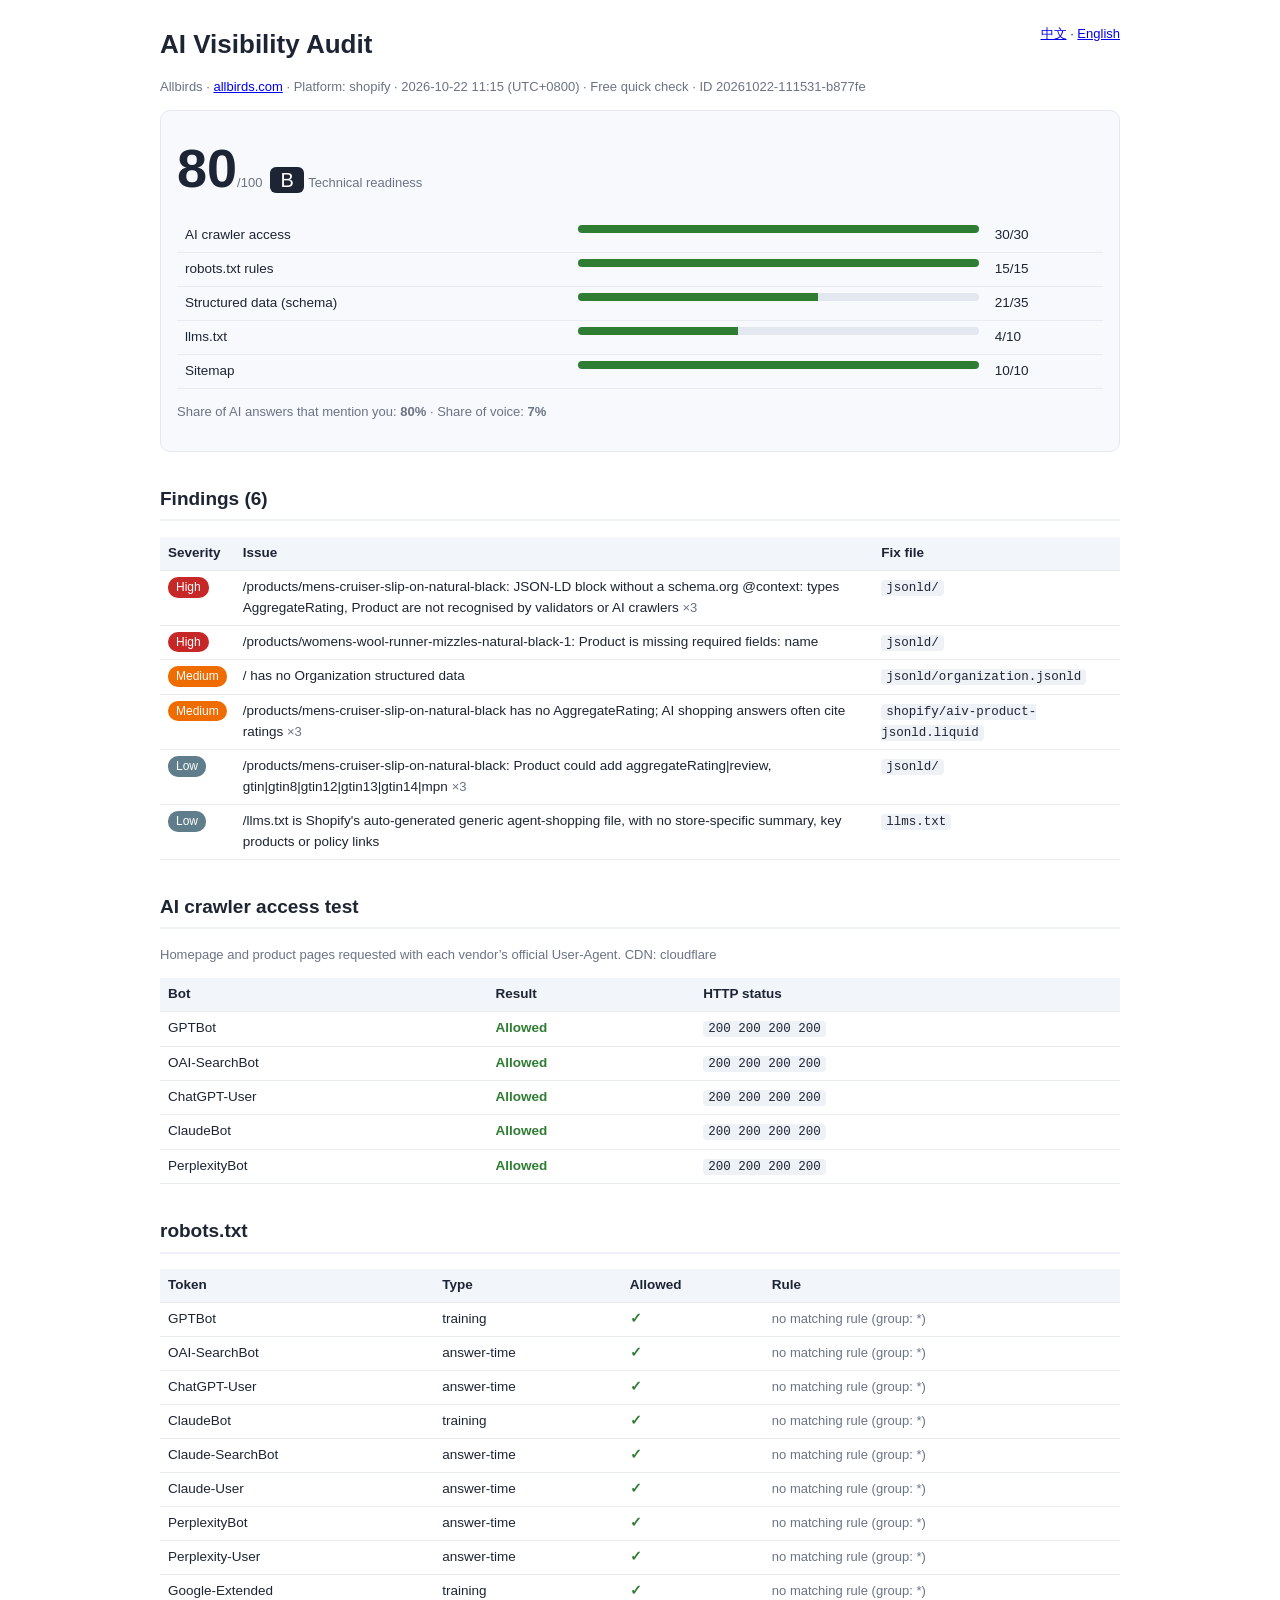
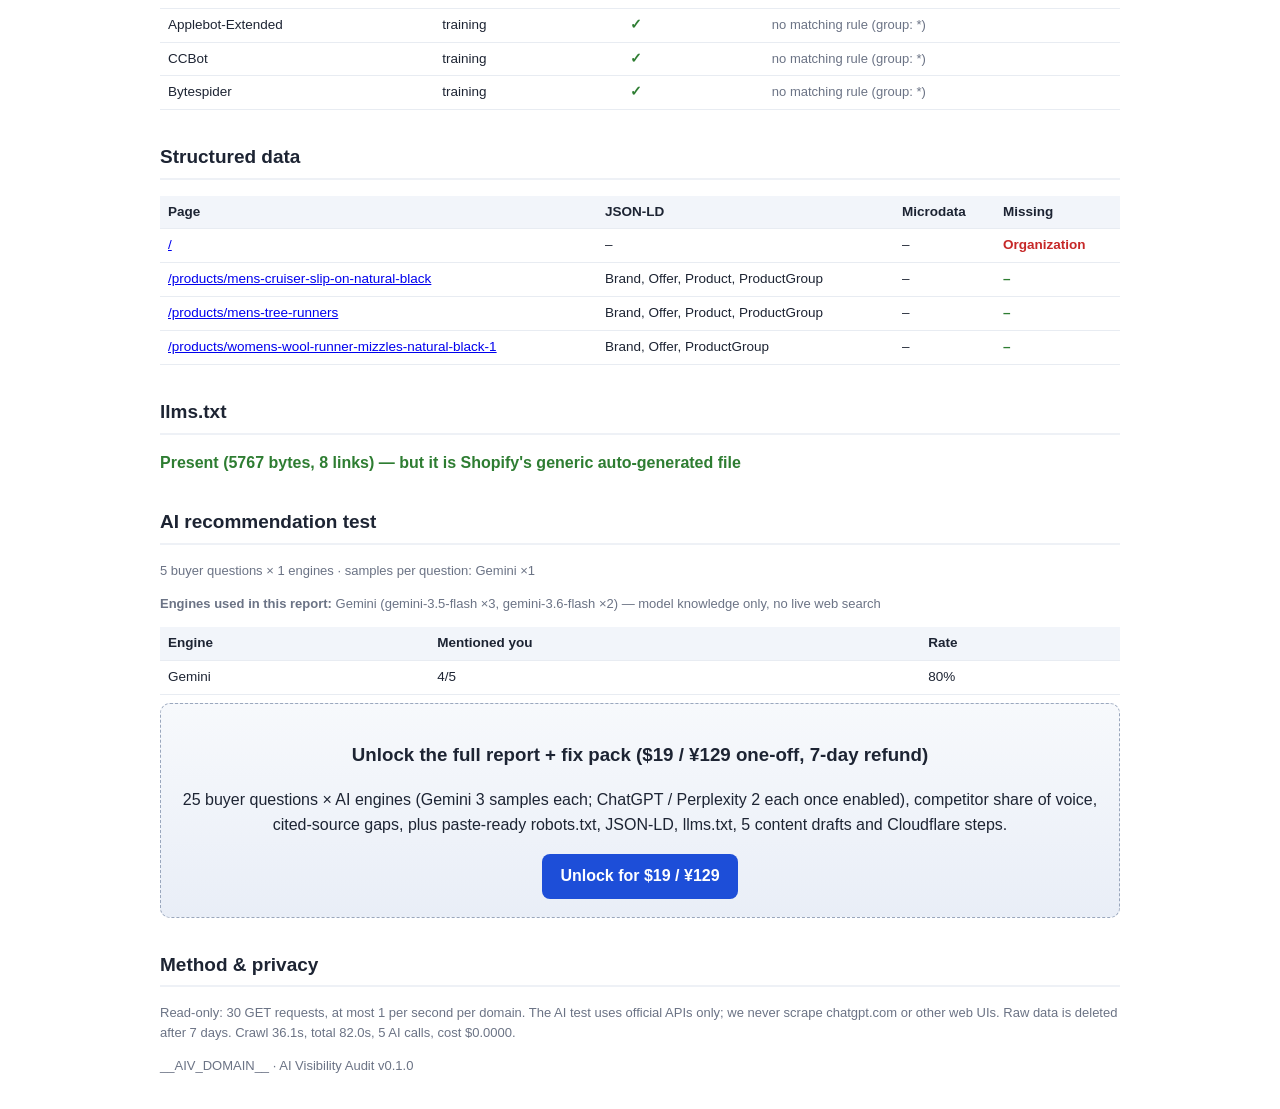
<file: samples/gemini-real/quick/allbirds.com/report.en.html>
<!doctype html><html lang="en"><head><meta charset="utf-8">
<meta name="viewport" content="width=device-width,initial-scale=1">
<title>AI 可见度体检 · allbirds.com</title><style>
body{font-family:-apple-system,BlinkMacSystemFont,"Segoe UI","PingFang SC","Noto Sans CJK SC","Microsoft YaHei",sans-serif;
max-width:960px;margin:0 auto;padding:24px;color:#1d2433;line-height:1.55}
h1{font-size:26px;margin:0}h2{font-size:19px;margin-top:32px;border-bottom:2px solid #eef1f6;padding-bottom:6px}
.muted{color:#6b7385;font-size:13px}.card{background:#f7f9fc;border:1px solid #e3e8f0;border-radius:10px;padding:16px;margin:12px 0}
.score{font-size:54px;font-weight:700}.grade{font-size:20px;padding:2px 10px;border-radius:6px;background:#1d2433;color:#fff;margin-left:8px}
table{border-collapse:collapse;width:100%;font-size:13.5px;margin:8px 0}th,td{border-bottom:1px solid #e8ecf2;padding:6px 8px;text-align:left;vertical-align:top}
th{background:#f2f5fa}.bar{height:8px;background:#e3e8f0;border-radius:4px;overflow:hidden}.bar>i{display:block;height:100%;background:#2e7d32}
.pill{display:inline-block;padding:1px 8px;border-radius:10px;color:#fff;font-size:12px}
.ok{color:#2e7d32;font-weight:600}.bad{color:#c62828;font-weight:600}.warn{color:#ef6c00;font-weight:600}
.banner{background:#fff4e5;border:1px solid #ffcc80;padding:10px 14px;border-radius:8px;margin:12px 0}
.lock{background:linear-gradient(180deg,#f7f9fc,#e9eef7);border:1px dashed #9aa7bd;border-radius:10px;padding:18px;text-align:center}
.btn{display:inline-block;background:#1d4ed8;color:#fff;padding:10px 18px;border-radius:8px;text-decoration:none;font-weight:600}
.toggle{float:right;font-size:13px}code{background:#eef1f6;padding:1px 5px;border-radius:4px;font-size:12.5px}
body.lang-zh .en{display:none}body.lang-en .zh{display:none}
@media print{.toggle,.btn{display:none}body{padding:0}}
</style></head><body class="lang-en">
<div class="toggle"><a href="#" onclick="document.body.className='lang-zh';return false">中文</a> · <a href="#" onclick="document.body.className='lang-en';return false">English</a></div>
<h1><span class="zh">AI 可见度体检报告</span><span class="en">AI Visibility Audit</span></h1>
<p class="muted">Allbirds · <a href="https://www.allbirds.com/">allbirds.com</a> · <span class="zh">平台</span><span class="en">Platform</span>: shopify · 2026-10-22 11:15 (UTC+0800) · <span class="zh">免费简检</span><span class="en">Free quick check</span> · ID 20261022-111531-b877fe</p>
<div class="card"><span class="score">80</span><span class="muted">/100</span><span class="grade">B</span> <span class="muted"><span class="zh">技术就绪度</span><span class="en">Technical readiness</span></span><table><tr><td><span class="zh">AI 爬虫能否访问</span><span class="en">AI crawler access</span></td><td style="width:45%"><div class="bar"><i style="width:100%"></i></div></td><td>30/30</td></tr><tr><td><span class="zh">robots.txt 规则</span><span class="en">robots.txt rules</span></td><td style="width:45%"><div class="bar"><i style="width:100%"></i></div></td><td>15/15</td></tr><tr><td><span class="zh">结构化数据 (Schema)</span><span class="en">Structured data (schema)</span></td><td style="width:45%"><div class="bar"><i style="width:60%"></i></div></td><td>21/35</td></tr><tr><td><span class="zh">llms.txt</span><span class="en">llms.txt</span></td><td style="width:45%"><div class="bar"><i style="width:40%"></i></div></td><td>4/10</td></tr><tr><td><span class="zh">站点地图</span><span class="en">Sitemap</span></td><td style="width:45%"><div class="bar"><i style="width:100%"></i></div></td><td>10/10</td></tr></table><p class="muted"><span class="zh">AI 回答中提到你的比例</span><span class="en">Share of AI answers that mention you</span>: <b>80%</b> · <span class="zh">品牌声量占比</span><span class="en">Share of voice</span>: <b>7%</b></p></div>
<h2><span class="zh">发现的问题</span><span class="en">Findings</span> (6)</h2><table><tr><th><span class="zh">级别</span><span class="en">Severity</span></th><th><span class="zh">问题</span><span class="en">Issue</span></th><th><span class="zh">修复文件</span><span class="en">Fix file</span></th></tr>
<tr><td><span class="pill" style="background:#c62828"><span class="zh">高</span><span class="en">High</span></span></td><td><span class="zh">/products/mens-cruiser-slip-on-natural-black：JSON-LD 代码块缺少 schema.org 的 @context，其中的 AggregateRating, Product 不会被校验工具和 AI 爬虫识别</span><span class="en">/products/mens-cruiser-slip-on-natural-black: JSON-LD block without a schema.org @context: types AggregateRating, Product are not recognised by validators or AI crawlers</span> <span class="muted">×3</span></td><td><code>jsonld/</code></td></tr>
<tr><td><span class="pill" style="background:#c62828"><span class="zh">高</span><span class="en">High</span></span></td><td><span class="zh">/products/womens-wool-runner-mizzles-natural-black-1 的 Product 缺少必填字段：name</span><span class="en">/products/womens-wool-runner-mizzles-natural-black-1: Product is missing required fields: name</span></td><td><code>jsonld/</code></td></tr>
<tr><td><span class="pill" style="background:#ef6c00"><span class="zh">中</span><span class="en">Medium</span></span></td><td><span class="zh">/ 缺少 Organization 结构化数据</span><span class="en">/ has no Organization structured data</span></td><td><code>jsonld/organization.jsonld</code></td></tr>
<tr><td><span class="pill" style="background:#ef6c00"><span class="zh">中</span><span class="en">Medium</span></span></td><td><span class="zh">/products/mens-cruiser-slip-on-natural-black 没有 AggregateRating（评分），AI 购物推荐常引用评分</span><span class="en">/products/mens-cruiser-slip-on-natural-black has no AggregateRating; AI shopping answers often cite ratings</span> <span class="muted">×3</span></td><td><code>shopify/aiv-product-jsonld.liquid</code></td></tr>
<tr><td><span class="pill" style="background:#607d8b"><span class="zh">低</span><span class="en">Low</span></span></td><td><span class="zh">/products/mens-cruiser-slip-on-natural-black 的 Product 建议补充：aggregateRating|review, gtin|gtin8|gtin12|gtin13|gtin14|mpn</span><span class="en">/products/mens-cruiser-slip-on-natural-black: Product could add aggregateRating|review, gtin|gtin8|gtin12|gtin13|gtin14|mpn</span> <span class="muted">×3</span></td><td><code>jsonld/</code></td></tr>
<tr><td><span class="pill" style="background:#607d8b"><span class="zh">低</span><span class="en">Low</span></span></td><td><span class="zh">/llms.txt 是 Shopify 自动生成的通用“代理购物说明”，没有你店铺自己的介绍、主推商品和政策链接</span><span class="en">/llms.txt is Shopify&#x27;s auto-generated generic agent-shopping file, with no store-specific summary, key products or policy links</span></td><td><code>llms.txt</code></td></tr>
</table>
<h2><span class="zh">AI 爬虫访问测试</span><span class="en">AI crawler access test</span></h2><p class="muted"><span class="zh">用各家官方 User-Agent 请求首页和商品页。</span><span class="en">Homepage and product pages requested with each vendor’s official User-Agent.</span> CDN: cloudflare</p><table><tr><th>Bot</th><th><span class="zh">结果</span><span class="en">Result</span></th><th><span class="zh">状态码</span><span class="en">HTTP status</span></th></tr>
<tr><td>GPTBot</td><td class="ok"><span class="zh">可访问</span><span class="en">Allowed</span></td><td><code>200 200 200 200</code></td></tr>
<tr><td>OAI-SearchBot</td><td class="ok"><span class="zh">可访问</span><span class="en">Allowed</span></td><td><code>200 200 200 200</code></td></tr>
<tr><td>ChatGPT-User</td><td class="ok"><span class="zh">可访问</span><span class="en">Allowed</span></td><td><code>200 200 200 200</code></td></tr>
<tr><td>ClaudeBot</td><td class="ok"><span class="zh">可访问</span><span class="en">Allowed</span></td><td><code>200 200 200 200</code></td></tr>
<tr><td>PerplexityBot</td><td class="ok"><span class="zh">可访问</span><span class="en">Allowed</span></td><td><code>200 200 200 200</code></td></tr>
</table>
<h2>robots.txt</h2>
<table><tr><th>Token</th><th><span class="zh">类型</span><span class="en">Type</span></th><th><span class="zh">是否允许</span><span class="en">Allowed</span></th><th><span class="zh">依据</span><span class="en">Rule</span></th></tr>
<tr><td>GPTBot</td><td><span class="zh">训练</span><span class="en">training</span></td><td class="ok">✓</td><td class="muted">no matching rule (group: *)</td></tr>
<tr><td>OAI-SearchBot</td><td><span class="zh">回答时抓取</span><span class="en">answer-time</span></td><td class="ok">✓</td><td class="muted">no matching rule (group: *)</td></tr>
<tr><td>ChatGPT-User</td><td><span class="zh">回答时抓取</span><span class="en">answer-time</span></td><td class="ok">✓</td><td class="muted">no matching rule (group: *)</td></tr>
<tr><td>ClaudeBot</td><td><span class="zh">训练</span><span class="en">training</span></td><td class="ok">✓</td><td class="muted">no matching rule (group: *)</td></tr>
<tr><td>Claude-SearchBot</td><td><span class="zh">回答时抓取</span><span class="en">answer-time</span></td><td class="ok">✓</td><td class="muted">no matching rule (group: *)</td></tr>
<tr><td>Claude-User</td><td><span class="zh">回答时抓取</span><span class="en">answer-time</span></td><td class="ok">✓</td><td class="muted">no matching rule (group: *)</td></tr>
<tr><td>PerplexityBot</td><td><span class="zh">回答时抓取</span><span class="en">answer-time</span></td><td class="ok">✓</td><td class="muted">no matching rule (group: *)</td></tr>
<tr><td>Perplexity-User</td><td><span class="zh">回答时抓取</span><span class="en">answer-time</span></td><td class="ok">✓</td><td class="muted">no matching rule (group: *)</td></tr>
<tr><td>Google-Extended</td><td><span class="zh">训练</span><span class="en">training</span></td><td class="ok">✓</td><td class="muted">no matching rule (group: *)</td></tr>
<tr><td>Applebot-Extended</td><td><span class="zh">训练</span><span class="en">training</span></td><td class="ok">✓</td><td class="muted">no matching rule (group: *)</td></tr>
<tr><td>CCBot</td><td><span class="zh">训练</span><span class="en">training</span></td><td class="ok">✓</td><td class="muted">no matching rule (group: *)</td></tr>
<tr><td>Bytespider</td><td><span class="zh">训练</span><span class="en">training</span></td><td class="ok">✓</td><td class="muted">no matching rule (group: *)</td></tr>
</table>
<h2><span class="zh">结构化数据</span><span class="en">Structured data</span></h2><table><tr><th><span class="zh">页面</span><span class="en">Page</span></th><th>JSON-LD</th><th>Microdata</th><th><span class="zh">缺失</span><span class="en">Missing</span></th></tr>
<tr><td><a href="https://www.allbirds.com/">/</a></td><td>–</td><td>–</td><td class="bad">Organization</td></tr>
<tr><td><a href="https://www.allbirds.com/products/mens-cruiser-slip-on-natural-black">/products/mens-cruiser-slip-on-natural-black</a></td><td>Brand, Offer, Product, ProductGroup</td><td>–</td><td class="ok">–</td></tr>
<tr><td><a href="https://www.allbirds.com/products/mens-tree-runners">/products/mens-tree-runners</a></td><td>Brand, Offer, Product, ProductGroup</td><td>–</td><td class="ok">–</td></tr>
<tr><td><a href="https://www.allbirds.com/products/womens-wool-runner-mizzles-natural-black-1">/products/womens-wool-runner-mizzles-natural-black-1</a></td><td>Brand, Offer, ProductGroup</td><td>–</td><td class="ok">–</td></tr>
</table>
<h2>llms.txt</h2><p class="ok"><span class="zh">存在（5767 字节，8 个链接）</span><span class="en">Present (5767 bytes, 8 links)</span><span class="zh">，但这是 Shopify 自动生成的通用文件</span><span class="en"> — but it is Shopify's generic auto-generated file</span></p>
<h2><span class="zh">AI 推荐测试</span><span class="en">AI recommendation test</span></h2><p class="muted">5 <span class="zh">个买家问题</span><span class="en">buyer questions</span> × 1 <span class="zh">个引擎</span><span class="en">engines</span> · <span class="zh">每题采样</span><span class="en">samples per question</span>: Gemini ×1</p>
<p class="muted"><b><span class="zh">本报告使用的引擎</span><span class="en">Engines used in this report</span>:</b> Gemini (gemini-3.5-flash ×3, gemini-3.6-flash ×2) — <span class="zh">仅模型自身知识，未联网搜索</span><span class="en">model knowledge only, no live web search</span></p>
<table><tr><th><span class="zh">引擎</span><span class="en">Engine</span></th><th><span class="zh">提到你</span><span class="en">Mentioned you</span></th><th><span class="zh">比例</span><span class="en">Rate</span></th></tr>
<tr><td>Gemini</td><td>4/5</td><td>80%</td></tr>
</table>
<div class="lock"><h3><span class="zh">解锁完整报告 + 修复包（$19 / ¥129 一次性，7 天内可退款）</span><span class="en">Unlock the full report + fix pack ($19 / ¥129 one-off, 7-day refund)</span></h3><p><span class="zh">25 个买家问题 × AI 引擎（Gemini 每题采样 3 次；ChatGPT / Perplexity 启用后各 2 次）、竞品份额、AI 引用来源缺口，以及可直接粘贴的 robots.txt、JSON-LD、llms.txt、5 篇内容草稿和 Cloudflare 放行步骤。</span><span class="en">25 buyer questions × AI engines (Gemini 3 samples each; ChatGPT / Perplexity 2 each once enabled), competitor share of voice, cited-source gaps, plus paste-ready robots.txt, JSON-LD, llms.txt, 5 content drafts and Cloudflare steps.</span></p><a class="btn" href="__STRIPE_PAYMENT_LINK__?client_reference_id=20261022-111531-b877fe"><span class="zh">立即解锁 $19 / ¥129</span><span class="en">Unlock for $19 / ¥129</span></a></div>
<h2><span class="zh">方法与隐私</span><span class="en">Method & privacy</span></h2><p class="muted"><span class="zh">只读检测：共 30 个 GET 请求，每个域名每秒最多 1 个。AI 推荐测试只调用官方 API，不抓取 chatgpt.com 等网页端。原始数据 7 天后自动删除。爬取耗时 36.1 秒，总耗时 82.0 秒，AI 调用 5 次，成本 $0.0000。</span><span class="en">Read-only: 30 GET requests, at most 1 per second per domain. The AI test uses official APIs only; we never scrape chatgpt.com or other web UIs. Raw data is deleted after 7 days. Crawl 36.1s, total 82.0s, 5 AI calls, cost $0.0000.</span></p>
<p class="muted">__AIV_DOMAIN__ · AI Visibility Audit v0.1.0</p></body></html>
</file>
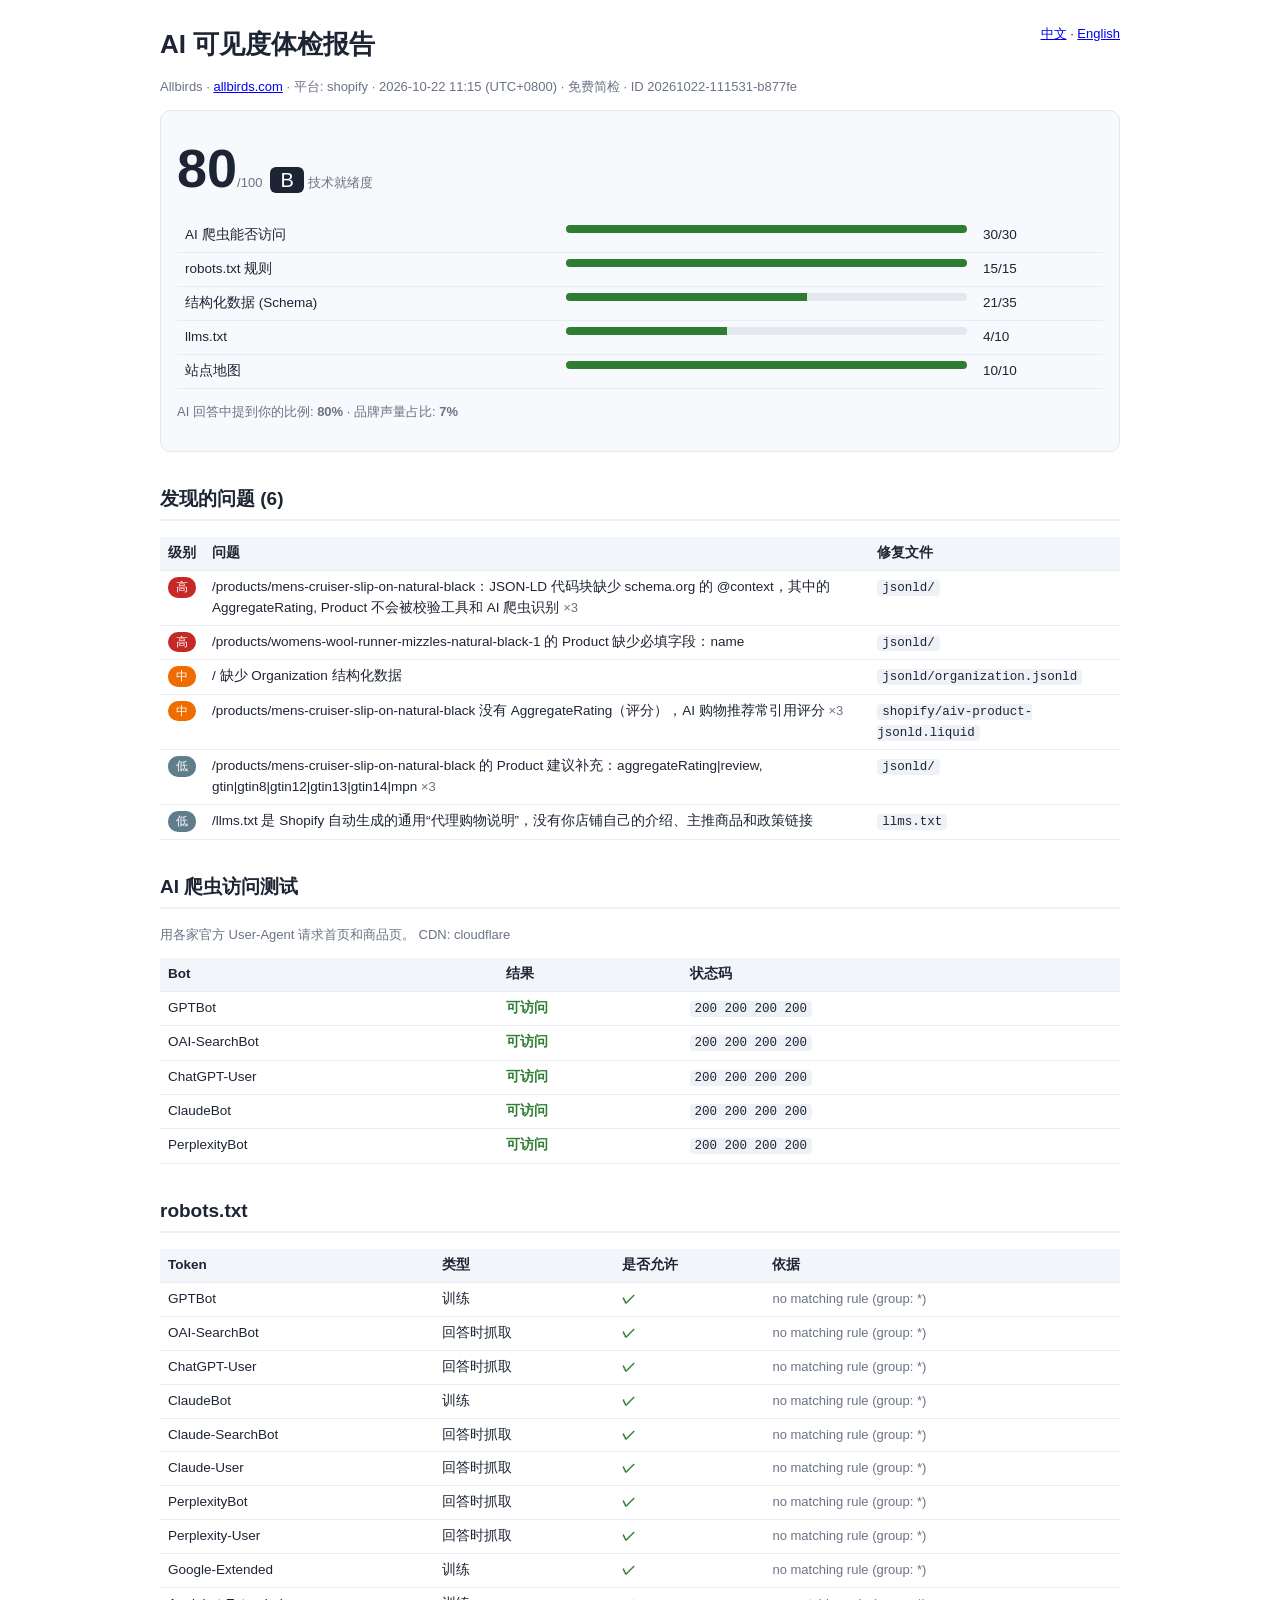
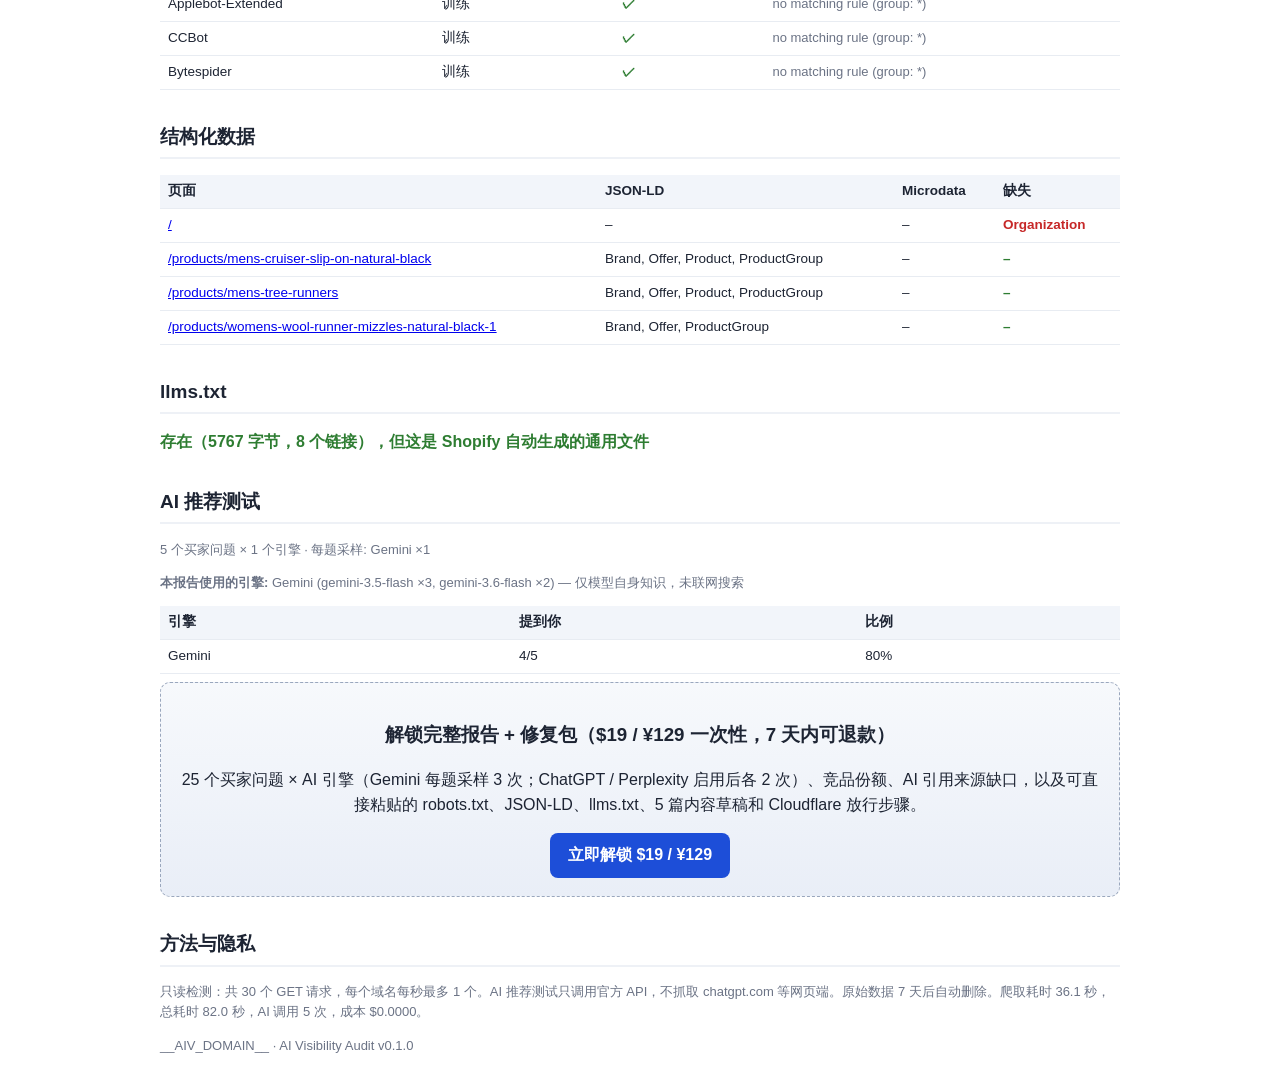
<file: samples/gemini-real/quick/allbirds.com/report.zh.html>
<!doctype html><html lang="zh-CN"><head><meta charset="utf-8">
<meta name="viewport" content="width=device-width,initial-scale=1">
<title>AI 可见度体检 · allbirds.com</title><style>
body{font-family:-apple-system,BlinkMacSystemFont,"Segoe UI","PingFang SC","Noto Sans CJK SC","Microsoft YaHei",sans-serif;
max-width:960px;margin:0 auto;padding:24px;color:#1d2433;line-height:1.55}
h1{font-size:26px;margin:0}h2{font-size:19px;margin-top:32px;border-bottom:2px solid #eef1f6;padding-bottom:6px}
.muted{color:#6b7385;font-size:13px}.card{background:#f7f9fc;border:1px solid #e3e8f0;border-radius:10px;padding:16px;margin:12px 0}
.score{font-size:54px;font-weight:700}.grade{font-size:20px;padding:2px 10px;border-radius:6px;background:#1d2433;color:#fff;margin-left:8px}
table{border-collapse:collapse;width:100%;font-size:13.5px;margin:8px 0}th,td{border-bottom:1px solid #e8ecf2;padding:6px 8px;text-align:left;vertical-align:top}
th{background:#f2f5fa}.bar{height:8px;background:#e3e8f0;border-radius:4px;overflow:hidden}.bar>i{display:block;height:100%;background:#2e7d32}
.pill{display:inline-block;padding:1px 8px;border-radius:10px;color:#fff;font-size:12px}
.ok{color:#2e7d32;font-weight:600}.bad{color:#c62828;font-weight:600}.warn{color:#ef6c00;font-weight:600}
.banner{background:#fff4e5;border:1px solid #ffcc80;padding:10px 14px;border-radius:8px;margin:12px 0}
.lock{background:linear-gradient(180deg,#f7f9fc,#e9eef7);border:1px dashed #9aa7bd;border-radius:10px;padding:18px;text-align:center}
.btn{display:inline-block;background:#1d4ed8;color:#fff;padding:10px 18px;border-radius:8px;text-decoration:none;font-weight:600}
.toggle{float:right;font-size:13px}code{background:#eef1f6;padding:1px 5px;border-radius:4px;font-size:12.5px}
body.lang-zh .en{display:none}body.lang-en .zh{display:none}
@media print{.toggle,.btn{display:none}body{padding:0}}
</style></head><body class="lang-zh">
<div class="toggle"><a href="#" onclick="document.body.className='lang-zh';return false">中文</a> · <a href="#" onclick="document.body.className='lang-en';return false">English</a></div>
<h1><span class="zh">AI 可见度体检报告</span><span class="en">AI Visibility Audit</span></h1>
<p class="muted">Allbirds · <a href="https://www.allbirds.com/">allbirds.com</a> · <span class="zh">平台</span><span class="en">Platform</span>: shopify · 2026-10-22 11:15 (UTC+0800) · <span class="zh">免费简检</span><span class="en">Free quick check</span> · ID 20261022-111531-b877fe</p>
<div class="card"><span class="score">80</span><span class="muted">/100</span><span class="grade">B</span> <span class="muted"><span class="zh">技术就绪度</span><span class="en">Technical readiness</span></span><table><tr><td><span class="zh">AI 爬虫能否访问</span><span class="en">AI crawler access</span></td><td style="width:45%"><div class="bar"><i style="width:100%"></i></div></td><td>30/30</td></tr><tr><td><span class="zh">robots.txt 规则</span><span class="en">robots.txt rules</span></td><td style="width:45%"><div class="bar"><i style="width:100%"></i></div></td><td>15/15</td></tr><tr><td><span class="zh">结构化数据 (Schema)</span><span class="en">Structured data (schema)</span></td><td style="width:45%"><div class="bar"><i style="width:60%"></i></div></td><td>21/35</td></tr><tr><td><span class="zh">llms.txt</span><span class="en">llms.txt</span></td><td style="width:45%"><div class="bar"><i style="width:40%"></i></div></td><td>4/10</td></tr><tr><td><span class="zh">站点地图</span><span class="en">Sitemap</span></td><td style="width:45%"><div class="bar"><i style="width:100%"></i></div></td><td>10/10</td></tr></table><p class="muted"><span class="zh">AI 回答中提到你的比例</span><span class="en">Share of AI answers that mention you</span>: <b>80%</b> · <span class="zh">品牌声量占比</span><span class="en">Share of voice</span>: <b>7%</b></p></div>
<h2><span class="zh">发现的问题</span><span class="en">Findings</span> (6)</h2><table><tr><th><span class="zh">级别</span><span class="en">Severity</span></th><th><span class="zh">问题</span><span class="en">Issue</span></th><th><span class="zh">修复文件</span><span class="en">Fix file</span></th></tr>
<tr><td><span class="pill" style="background:#c62828"><span class="zh">高</span><span class="en">High</span></span></td><td><span class="zh">/products/mens-cruiser-slip-on-natural-black：JSON-LD 代码块缺少 schema.org 的 @context，其中的 AggregateRating, Product 不会被校验工具和 AI 爬虫识别</span><span class="en">/products/mens-cruiser-slip-on-natural-black: JSON-LD block without a schema.org @context: types AggregateRating, Product are not recognised by validators or AI crawlers</span> <span class="muted">×3</span></td><td><code>jsonld/</code></td></tr>
<tr><td><span class="pill" style="background:#c62828"><span class="zh">高</span><span class="en">High</span></span></td><td><span class="zh">/products/womens-wool-runner-mizzles-natural-black-1 的 Product 缺少必填字段：name</span><span class="en">/products/womens-wool-runner-mizzles-natural-black-1: Product is missing required fields: name</span></td><td><code>jsonld/</code></td></tr>
<tr><td><span class="pill" style="background:#ef6c00"><span class="zh">中</span><span class="en">Medium</span></span></td><td><span class="zh">/ 缺少 Organization 结构化数据</span><span class="en">/ has no Organization structured data</span></td><td><code>jsonld/organization.jsonld</code></td></tr>
<tr><td><span class="pill" style="background:#ef6c00"><span class="zh">中</span><span class="en">Medium</span></span></td><td><span class="zh">/products/mens-cruiser-slip-on-natural-black 没有 AggregateRating（评分），AI 购物推荐常引用评分</span><span class="en">/products/mens-cruiser-slip-on-natural-black has no AggregateRating; AI shopping answers often cite ratings</span> <span class="muted">×3</span></td><td><code>shopify/aiv-product-jsonld.liquid</code></td></tr>
<tr><td><span class="pill" style="background:#607d8b"><span class="zh">低</span><span class="en">Low</span></span></td><td><span class="zh">/products/mens-cruiser-slip-on-natural-black 的 Product 建议补充：aggregateRating|review, gtin|gtin8|gtin12|gtin13|gtin14|mpn</span><span class="en">/products/mens-cruiser-slip-on-natural-black: Product could add aggregateRating|review, gtin|gtin8|gtin12|gtin13|gtin14|mpn</span> <span class="muted">×3</span></td><td><code>jsonld/</code></td></tr>
<tr><td><span class="pill" style="background:#607d8b"><span class="zh">低</span><span class="en">Low</span></span></td><td><span class="zh">/llms.txt 是 Shopify 自动生成的通用“代理购物说明”，没有你店铺自己的介绍、主推商品和政策链接</span><span class="en">/llms.txt is Shopify&#x27;s auto-generated generic agent-shopping file, with no store-specific summary, key products or policy links</span></td><td><code>llms.txt</code></td></tr>
</table>
<h2><span class="zh">AI 爬虫访问测试</span><span class="en">AI crawler access test</span></h2><p class="muted"><span class="zh">用各家官方 User-Agent 请求首页和商品页。</span><span class="en">Homepage and product pages requested with each vendor’s official User-Agent.</span> CDN: cloudflare</p><table><tr><th>Bot</th><th><span class="zh">结果</span><span class="en">Result</span></th><th><span class="zh">状态码</span><span class="en">HTTP status</span></th></tr>
<tr><td>GPTBot</td><td class="ok"><span class="zh">可访问</span><span class="en">Allowed</span></td><td><code>200 200 200 200</code></td></tr>
<tr><td>OAI-SearchBot</td><td class="ok"><span class="zh">可访问</span><span class="en">Allowed</span></td><td><code>200 200 200 200</code></td></tr>
<tr><td>ChatGPT-User</td><td class="ok"><span class="zh">可访问</span><span class="en">Allowed</span></td><td><code>200 200 200 200</code></td></tr>
<tr><td>ClaudeBot</td><td class="ok"><span class="zh">可访问</span><span class="en">Allowed</span></td><td><code>200 200 200 200</code></td></tr>
<tr><td>PerplexityBot</td><td class="ok"><span class="zh">可访问</span><span class="en">Allowed</span></td><td><code>200 200 200 200</code></td></tr>
</table>
<h2>robots.txt</h2>
<table><tr><th>Token</th><th><span class="zh">类型</span><span class="en">Type</span></th><th><span class="zh">是否允许</span><span class="en">Allowed</span></th><th><span class="zh">依据</span><span class="en">Rule</span></th></tr>
<tr><td>GPTBot</td><td><span class="zh">训练</span><span class="en">training</span></td><td class="ok">✓</td><td class="muted">no matching rule (group: *)</td></tr>
<tr><td>OAI-SearchBot</td><td><span class="zh">回答时抓取</span><span class="en">answer-time</span></td><td class="ok">✓</td><td class="muted">no matching rule (group: *)</td></tr>
<tr><td>ChatGPT-User</td><td><span class="zh">回答时抓取</span><span class="en">answer-time</span></td><td class="ok">✓</td><td class="muted">no matching rule (group: *)</td></tr>
<tr><td>ClaudeBot</td><td><span class="zh">训练</span><span class="en">training</span></td><td class="ok">✓</td><td class="muted">no matching rule (group: *)</td></tr>
<tr><td>Claude-SearchBot</td><td><span class="zh">回答时抓取</span><span class="en">answer-time</span></td><td class="ok">✓</td><td class="muted">no matching rule (group: *)</td></tr>
<tr><td>Claude-User</td><td><span class="zh">回答时抓取</span><span class="en">answer-time</span></td><td class="ok">✓</td><td class="muted">no matching rule (group: *)</td></tr>
<tr><td>PerplexityBot</td><td><span class="zh">回答时抓取</span><span class="en">answer-time</span></td><td class="ok">✓</td><td class="muted">no matching rule (group: *)</td></tr>
<tr><td>Perplexity-User</td><td><span class="zh">回答时抓取</span><span class="en">answer-time</span></td><td class="ok">✓</td><td class="muted">no matching rule (group: *)</td></tr>
<tr><td>Google-Extended</td><td><span class="zh">训练</span><span class="en">training</span></td><td class="ok">✓</td><td class="muted">no matching rule (group: *)</td></tr>
<tr><td>Applebot-Extended</td><td><span class="zh">训练</span><span class="en">training</span></td><td class="ok">✓</td><td class="muted">no matching rule (group: *)</td></tr>
<tr><td>CCBot</td><td><span class="zh">训练</span><span class="en">training</span></td><td class="ok">✓</td><td class="muted">no matching rule (group: *)</td></tr>
<tr><td>Bytespider</td><td><span class="zh">训练</span><span class="en">training</span></td><td class="ok">✓</td><td class="muted">no matching rule (group: *)</td></tr>
</table>
<h2><span class="zh">结构化数据</span><span class="en">Structured data</span></h2><table><tr><th><span class="zh">页面</span><span class="en">Page</span></th><th>JSON-LD</th><th>Microdata</th><th><span class="zh">缺失</span><span class="en">Missing</span></th></tr>
<tr><td><a href="https://www.allbirds.com/">/</a></td><td>–</td><td>–</td><td class="bad">Organization</td></tr>
<tr><td><a href="https://www.allbirds.com/products/mens-cruiser-slip-on-natural-black">/products/mens-cruiser-slip-on-natural-black</a></td><td>Brand, Offer, Product, ProductGroup</td><td>–</td><td class="ok">–</td></tr>
<tr><td><a href="https://www.allbirds.com/products/mens-tree-runners">/products/mens-tree-runners</a></td><td>Brand, Offer, Product, ProductGroup</td><td>–</td><td class="ok">–</td></tr>
<tr><td><a href="https://www.allbirds.com/products/womens-wool-runner-mizzles-natural-black-1">/products/womens-wool-runner-mizzles-natural-black-1</a></td><td>Brand, Offer, ProductGroup</td><td>–</td><td class="ok">–</td></tr>
</table>
<h2>llms.txt</h2><p class="ok"><span class="zh">存在（5767 字节，8 个链接）</span><span class="en">Present (5767 bytes, 8 links)</span><span class="zh">，但这是 Shopify 自动生成的通用文件</span><span class="en"> — but it is Shopify's generic auto-generated file</span></p>
<h2><span class="zh">AI 推荐测试</span><span class="en">AI recommendation test</span></h2><p class="muted">5 <span class="zh">个买家问题</span><span class="en">buyer questions</span> × 1 <span class="zh">个引擎</span><span class="en">engines</span> · <span class="zh">每题采样</span><span class="en">samples per question</span>: Gemini ×1</p>
<p class="muted"><b><span class="zh">本报告使用的引擎</span><span class="en">Engines used in this report</span>:</b> Gemini (gemini-3.5-flash ×3, gemini-3.6-flash ×2) — <span class="zh">仅模型自身知识，未联网搜索</span><span class="en">model knowledge only, no live web search</span></p>
<table><tr><th><span class="zh">引擎</span><span class="en">Engine</span></th><th><span class="zh">提到你</span><span class="en">Mentioned you</span></th><th><span class="zh">比例</span><span class="en">Rate</span></th></tr>
<tr><td>Gemini</td><td>4/5</td><td>80%</td></tr>
</table>
<div class="lock"><h3><span class="zh">解锁完整报告 + 修复包（$19 / ¥129 一次性，7 天内可退款）</span><span class="en">Unlock the full report + fix pack ($19 / ¥129 one-off, 7-day refund)</span></h3><p><span class="zh">25 个买家问题 × AI 引擎（Gemini 每题采样 3 次；ChatGPT / Perplexity 启用后各 2 次）、竞品份额、AI 引用来源缺口，以及可直接粘贴的 robots.txt、JSON-LD、llms.txt、5 篇内容草稿和 Cloudflare 放行步骤。</span><span class="en">25 buyer questions × AI engines (Gemini 3 samples each; ChatGPT / Perplexity 2 each once enabled), competitor share of voice, cited-source gaps, plus paste-ready robots.txt, JSON-LD, llms.txt, 5 content drafts and Cloudflare steps.</span></p><a class="btn" href="__STRIPE_PAYMENT_LINK__?client_reference_id=20261022-111531-b877fe"><span class="zh">立即解锁 $19 / ¥129</span><span class="en">Unlock for $19 / ¥129</span></a></div>
<h2><span class="zh">方法与隐私</span><span class="en">Method & privacy</span></h2><p class="muted"><span class="zh">只读检测：共 30 个 GET 请求，每个域名每秒最多 1 个。AI 推荐测试只调用官方 API，不抓取 chatgpt.com 等网页端。原始数据 7 天后自动删除。爬取耗时 36.1 秒，总耗时 82.0 秒，AI 调用 5 次，成本 $0.0000。</span><span class="en">Read-only: 30 GET requests, at most 1 per second per domain. The AI test uses official APIs only; we never scrape chatgpt.com or other web UIs. Raw data is deleted after 7 days. Crawl 36.1s, total 82.0s, 5 AI calls, cost $0.0000.</span></p>
<p class="muted">__AIV_DOMAIN__ · AI Visibility Audit v0.1.0</p></body></html>
</file>
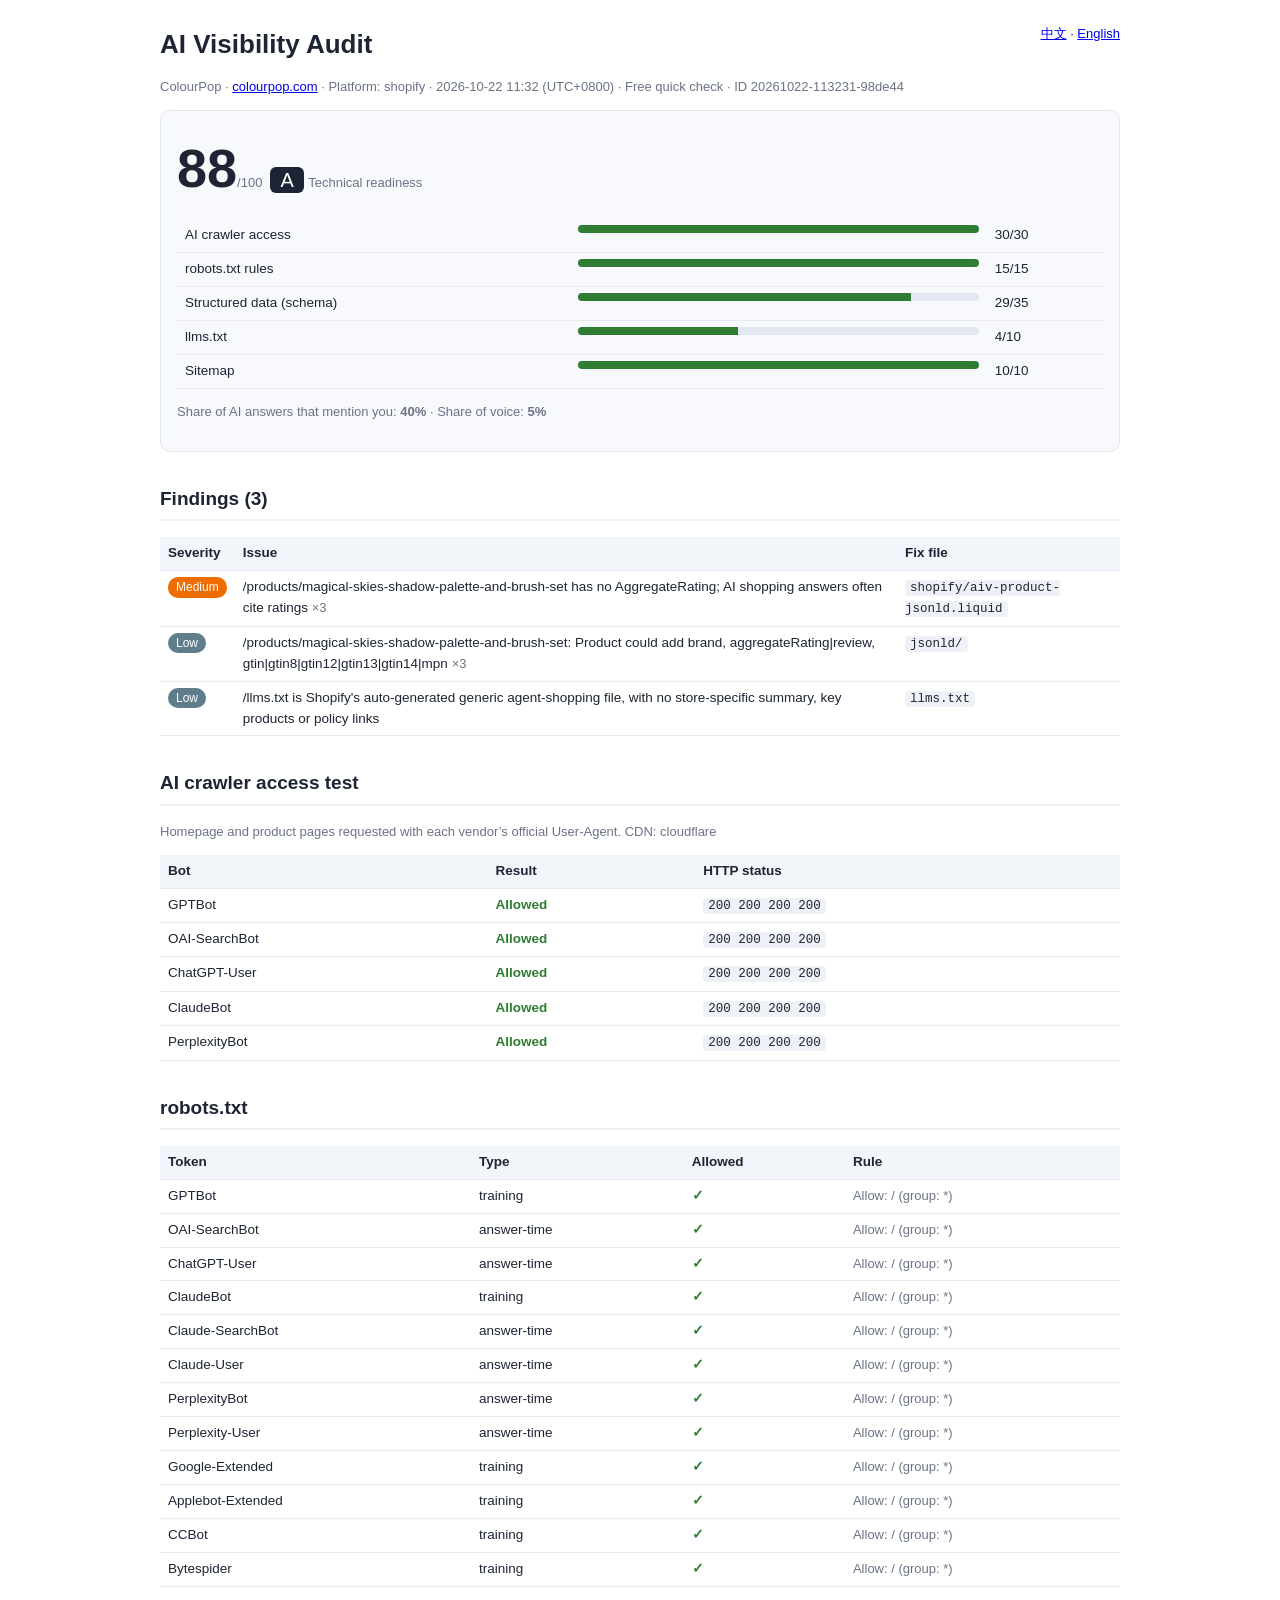
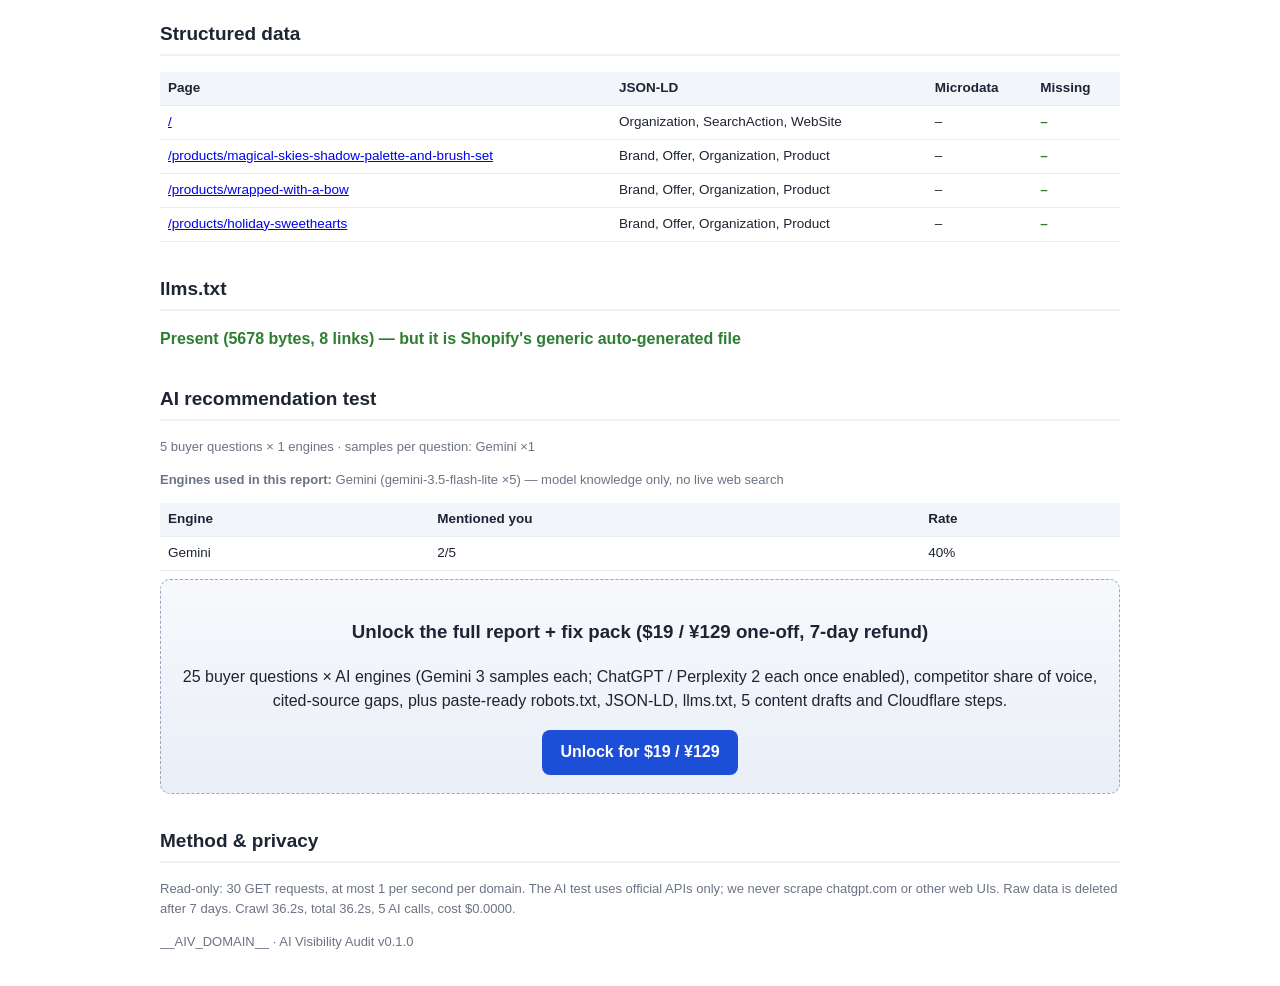
<file: samples/gemini-real/quick/colourpop.com/report.en.html>
<!doctype html><html lang="en"><head><meta charset="utf-8">
<meta name="viewport" content="width=device-width,initial-scale=1">
<title>AI 可见度体检 · colourpop.com</title><style>
body{font-family:-apple-system,BlinkMacSystemFont,"Segoe UI","PingFang SC","Noto Sans CJK SC","Microsoft YaHei",sans-serif;
max-width:960px;margin:0 auto;padding:24px;color:#1d2433;line-height:1.55}
h1{font-size:26px;margin:0}h2{font-size:19px;margin-top:32px;border-bottom:2px solid #eef1f6;padding-bottom:6px}
.muted{color:#6b7385;font-size:13px}.card{background:#f7f9fc;border:1px solid #e3e8f0;border-radius:10px;padding:16px;margin:12px 0}
.score{font-size:54px;font-weight:700}.grade{font-size:20px;padding:2px 10px;border-radius:6px;background:#1d2433;color:#fff;margin-left:8px}
table{border-collapse:collapse;width:100%;font-size:13.5px;margin:8px 0}th,td{border-bottom:1px solid #e8ecf2;padding:6px 8px;text-align:left;vertical-align:top}
th{background:#f2f5fa}.bar{height:8px;background:#e3e8f0;border-radius:4px;overflow:hidden}.bar>i{display:block;height:100%;background:#2e7d32}
.pill{display:inline-block;padding:1px 8px;border-radius:10px;color:#fff;font-size:12px}
.ok{color:#2e7d32;font-weight:600}.bad{color:#c62828;font-weight:600}.warn{color:#ef6c00;font-weight:600}
.banner{background:#fff4e5;border:1px solid #ffcc80;padding:10px 14px;border-radius:8px;margin:12px 0}
.lock{background:linear-gradient(180deg,#f7f9fc,#e9eef7);border:1px dashed #9aa7bd;border-radius:10px;padding:18px;text-align:center}
.btn{display:inline-block;background:#1d4ed8;color:#fff;padding:10px 18px;border-radius:8px;text-decoration:none;font-weight:600}
.toggle{float:right;font-size:13px}code{background:#eef1f6;padding:1px 5px;border-radius:4px;font-size:12.5px}
body.lang-zh .en{display:none}body.lang-en .zh{display:none}
@media print{.toggle,.btn{display:none}body{padding:0}}
</style></head><body class="lang-en">
<div class="toggle"><a href="#" onclick="document.body.className='lang-zh';return false">中文</a> · <a href="#" onclick="document.body.className='lang-en';return false">English</a></div>
<h1><span class="zh">AI 可见度体检报告</span><span class="en">AI Visibility Audit</span></h1>
<p class="muted">ColourPop · <a href="https://colourpop.com/">colourpop.com</a> · <span class="zh">平台</span><span class="en">Platform</span>: shopify · 2026-10-22 11:32 (UTC+0800) · <span class="zh">免费简检</span><span class="en">Free quick check</span> · ID 20261022-113231-98de44</p>
<div class="card"><span class="score">88</span><span class="muted">/100</span><span class="grade">A</span> <span class="muted"><span class="zh">技术就绪度</span><span class="en">Technical readiness</span></span><table><tr><td><span class="zh">AI 爬虫能否访问</span><span class="en">AI crawler access</span></td><td style="width:45%"><div class="bar"><i style="width:100%"></i></div></td><td>30/30</td></tr><tr><td><span class="zh">robots.txt 规则</span><span class="en">robots.txt rules</span></td><td style="width:45%"><div class="bar"><i style="width:100%"></i></div></td><td>15/15</td></tr><tr><td><span class="zh">结构化数据 (Schema)</span><span class="en">Structured data (schema)</span></td><td style="width:45%"><div class="bar"><i style="width:83%"></i></div></td><td>29/35</td></tr><tr><td><span class="zh">llms.txt</span><span class="en">llms.txt</span></td><td style="width:45%"><div class="bar"><i style="width:40%"></i></div></td><td>4/10</td></tr><tr><td><span class="zh">站点地图</span><span class="en">Sitemap</span></td><td style="width:45%"><div class="bar"><i style="width:100%"></i></div></td><td>10/10</td></tr></table><p class="muted"><span class="zh">AI 回答中提到你的比例</span><span class="en">Share of AI answers that mention you</span>: <b>40%</b> · <span class="zh">品牌声量占比</span><span class="en">Share of voice</span>: <b>5%</b></p></div>
<h2><span class="zh">发现的问题</span><span class="en">Findings</span> (3)</h2><table><tr><th><span class="zh">级别</span><span class="en">Severity</span></th><th><span class="zh">问题</span><span class="en">Issue</span></th><th><span class="zh">修复文件</span><span class="en">Fix file</span></th></tr>
<tr><td><span class="pill" style="background:#ef6c00"><span class="zh">中</span><span class="en">Medium</span></span></td><td><span class="zh">/products/magical-skies-shadow-palette-and-brush-set 没有 AggregateRating（评分），AI 购物推荐常引用评分</span><span class="en">/products/magical-skies-shadow-palette-and-brush-set has no AggregateRating; AI shopping answers often cite ratings</span> <span class="muted">×3</span></td><td><code>shopify/aiv-product-jsonld.liquid</code></td></tr>
<tr><td><span class="pill" style="background:#607d8b"><span class="zh">低</span><span class="en">Low</span></span></td><td><span class="zh">/products/magical-skies-shadow-palette-and-brush-set 的 Product 建议补充：brand, aggregateRating|review, gtin|gtin8|gtin12|gtin13|gtin14|mpn</span><span class="en">/products/magical-skies-shadow-palette-and-brush-set: Product could add brand, aggregateRating|review, gtin|gtin8|gtin12|gtin13|gtin14|mpn</span> <span class="muted">×3</span></td><td><code>jsonld/</code></td></tr>
<tr><td><span class="pill" style="background:#607d8b"><span class="zh">低</span><span class="en">Low</span></span></td><td><span class="zh">/llms.txt 是 Shopify 自动生成的通用“代理购物说明”，没有你店铺自己的介绍、主推商品和政策链接</span><span class="en">/llms.txt is Shopify&#x27;s auto-generated generic agent-shopping file, with no store-specific summary, key products or policy links</span></td><td><code>llms.txt</code></td></tr>
</table>
<h2><span class="zh">AI 爬虫访问测试</span><span class="en">AI crawler access test</span></h2><p class="muted"><span class="zh">用各家官方 User-Agent 请求首页和商品页。</span><span class="en">Homepage and product pages requested with each vendor’s official User-Agent.</span> CDN: cloudflare</p><table><tr><th>Bot</th><th><span class="zh">结果</span><span class="en">Result</span></th><th><span class="zh">状态码</span><span class="en">HTTP status</span></th></tr>
<tr><td>GPTBot</td><td class="ok"><span class="zh">可访问</span><span class="en">Allowed</span></td><td><code>200 200 200 200</code></td></tr>
<tr><td>OAI-SearchBot</td><td class="ok"><span class="zh">可访问</span><span class="en">Allowed</span></td><td><code>200 200 200 200</code></td></tr>
<tr><td>ChatGPT-User</td><td class="ok"><span class="zh">可访问</span><span class="en">Allowed</span></td><td><code>200 200 200 200</code></td></tr>
<tr><td>ClaudeBot</td><td class="ok"><span class="zh">可访问</span><span class="en">Allowed</span></td><td><code>200 200 200 200</code></td></tr>
<tr><td>PerplexityBot</td><td class="ok"><span class="zh">可访问</span><span class="en">Allowed</span></td><td><code>200 200 200 200</code></td></tr>
</table>
<h2>robots.txt</h2>
<table><tr><th>Token</th><th><span class="zh">类型</span><span class="en">Type</span></th><th><span class="zh">是否允许</span><span class="en">Allowed</span></th><th><span class="zh">依据</span><span class="en">Rule</span></th></tr>
<tr><td>GPTBot</td><td><span class="zh">训练</span><span class="en">training</span></td><td class="ok">✓</td><td class="muted">Allow: / (group: *)</td></tr>
<tr><td>OAI-SearchBot</td><td><span class="zh">回答时抓取</span><span class="en">answer-time</span></td><td class="ok">✓</td><td class="muted">Allow: / (group: *)</td></tr>
<tr><td>ChatGPT-User</td><td><span class="zh">回答时抓取</span><span class="en">answer-time</span></td><td class="ok">✓</td><td class="muted">Allow: / (group: *)</td></tr>
<tr><td>ClaudeBot</td><td><span class="zh">训练</span><span class="en">training</span></td><td class="ok">✓</td><td class="muted">Allow: / (group: *)</td></tr>
<tr><td>Claude-SearchBot</td><td><span class="zh">回答时抓取</span><span class="en">answer-time</span></td><td class="ok">✓</td><td class="muted">Allow: / (group: *)</td></tr>
<tr><td>Claude-User</td><td><span class="zh">回答时抓取</span><span class="en">answer-time</span></td><td class="ok">✓</td><td class="muted">Allow: / (group: *)</td></tr>
<tr><td>PerplexityBot</td><td><span class="zh">回答时抓取</span><span class="en">answer-time</span></td><td class="ok">✓</td><td class="muted">Allow: / (group: *)</td></tr>
<tr><td>Perplexity-User</td><td><span class="zh">回答时抓取</span><span class="en">answer-time</span></td><td class="ok">✓</td><td class="muted">Allow: / (group: *)</td></tr>
<tr><td>Google-Extended</td><td><span class="zh">训练</span><span class="en">training</span></td><td class="ok">✓</td><td class="muted">Allow: / (group: *)</td></tr>
<tr><td>Applebot-Extended</td><td><span class="zh">训练</span><span class="en">training</span></td><td class="ok">✓</td><td class="muted">Allow: / (group: *)</td></tr>
<tr><td>CCBot</td><td><span class="zh">训练</span><span class="en">training</span></td><td class="ok">✓</td><td class="muted">Allow: / (group: *)</td></tr>
<tr><td>Bytespider</td><td><span class="zh">训练</span><span class="en">training</span></td><td class="ok">✓</td><td class="muted">Allow: / (group: *)</td></tr>
</table>
<h2><span class="zh">结构化数据</span><span class="en">Structured data</span></h2><table><tr><th><span class="zh">页面</span><span class="en">Page</span></th><th>JSON-LD</th><th>Microdata</th><th><span class="zh">缺失</span><span class="en">Missing</span></th></tr>
<tr><td><a href="https://colourpop.com/">/</a></td><td>Organization, SearchAction, WebSite</td><td>–</td><td class="ok">–</td></tr>
<tr><td><a href="https://colourpop.com/products/magical-skies-shadow-palette-and-brush-set">/products/magical-skies-shadow-palette-and-brush-set</a></td><td>Brand, Offer, Organization, Product</td><td>–</td><td class="ok">–</td></tr>
<tr><td><a href="https://colourpop.com/products/wrapped-with-a-bow">/products/wrapped-with-a-bow</a></td><td>Brand, Offer, Organization, Product</td><td>–</td><td class="ok">–</td></tr>
<tr><td><a href="https://colourpop.com/products/holiday-sweethearts">/products/holiday-sweethearts</a></td><td>Brand, Offer, Organization, Product</td><td>–</td><td class="ok">–</td></tr>
</table>
<h2>llms.txt</h2><p class="ok"><span class="zh">存在（5678 字节，8 个链接）</span><span class="en">Present (5678 bytes, 8 links)</span><span class="zh">，但这是 Shopify 自动生成的通用文件</span><span class="en"> — but it is Shopify's generic auto-generated file</span></p>
<h2><span class="zh">AI 推荐测试</span><span class="en">AI recommendation test</span></h2><p class="muted">5 <span class="zh">个买家问题</span><span class="en">buyer questions</span> × 1 <span class="zh">个引擎</span><span class="en">engines</span> · <span class="zh">每题采样</span><span class="en">samples per question</span>: Gemini ×1</p>
<p class="muted"><b><span class="zh">本报告使用的引擎</span><span class="en">Engines used in this report</span>:</b> Gemini (gemini-3.5-flash-lite ×5) — <span class="zh">仅模型自身知识，未联网搜索</span><span class="en">model knowledge only, no live web search</span></p>
<table><tr><th><span class="zh">引擎</span><span class="en">Engine</span></th><th><span class="zh">提到你</span><span class="en">Mentioned you</span></th><th><span class="zh">比例</span><span class="en">Rate</span></th></tr>
<tr><td>Gemini</td><td>2/5</td><td>40%</td></tr>
</table>
<div class="lock"><h3><span class="zh">解锁完整报告 + 修复包（$19 / ¥129 一次性，7 天内可退款）</span><span class="en">Unlock the full report + fix pack ($19 / ¥129 one-off, 7-day refund)</span></h3><p><span class="zh">25 个买家问题 × AI 引擎（Gemini 每题采样 3 次；ChatGPT / Perplexity 启用后各 2 次）、竞品份额、AI 引用来源缺口，以及可直接粘贴的 robots.txt、JSON-LD、llms.txt、5 篇内容草稿和 Cloudflare 放行步骤。</span><span class="en">25 buyer questions × AI engines (Gemini 3 samples each; ChatGPT / Perplexity 2 each once enabled), competitor share of voice, cited-source gaps, plus paste-ready robots.txt, JSON-LD, llms.txt, 5 content drafts and Cloudflare steps.</span></p><a class="btn" href="__STRIPE_PAYMENT_LINK__?client_reference_id=20261022-113231-98de44"><span class="zh">立即解锁 $19 / ¥129</span><span class="en">Unlock for $19 / ¥129</span></a></div>
<h2><span class="zh">方法与隐私</span><span class="en">Method & privacy</span></h2><p class="muted"><span class="zh">只读检测：共 30 个 GET 请求，每个域名每秒最多 1 个。AI 推荐测试只调用官方 API，不抓取 chatgpt.com 等网页端。原始数据 7 天后自动删除。爬取耗时 36.2 秒，总耗时 36.2 秒，AI 调用 5 次，成本 $0.0000。</span><span class="en">Read-only: 30 GET requests, at most 1 per second per domain. The AI test uses official APIs only; we never scrape chatgpt.com or other web UIs. Raw data is deleted after 7 days. Crawl 36.2s, total 36.2s, 5 AI calls, cost $0.0000.</span></p>
<p class="muted">__AIV_DOMAIN__ · AI Visibility Audit v0.1.0</p></body></html>
</file>
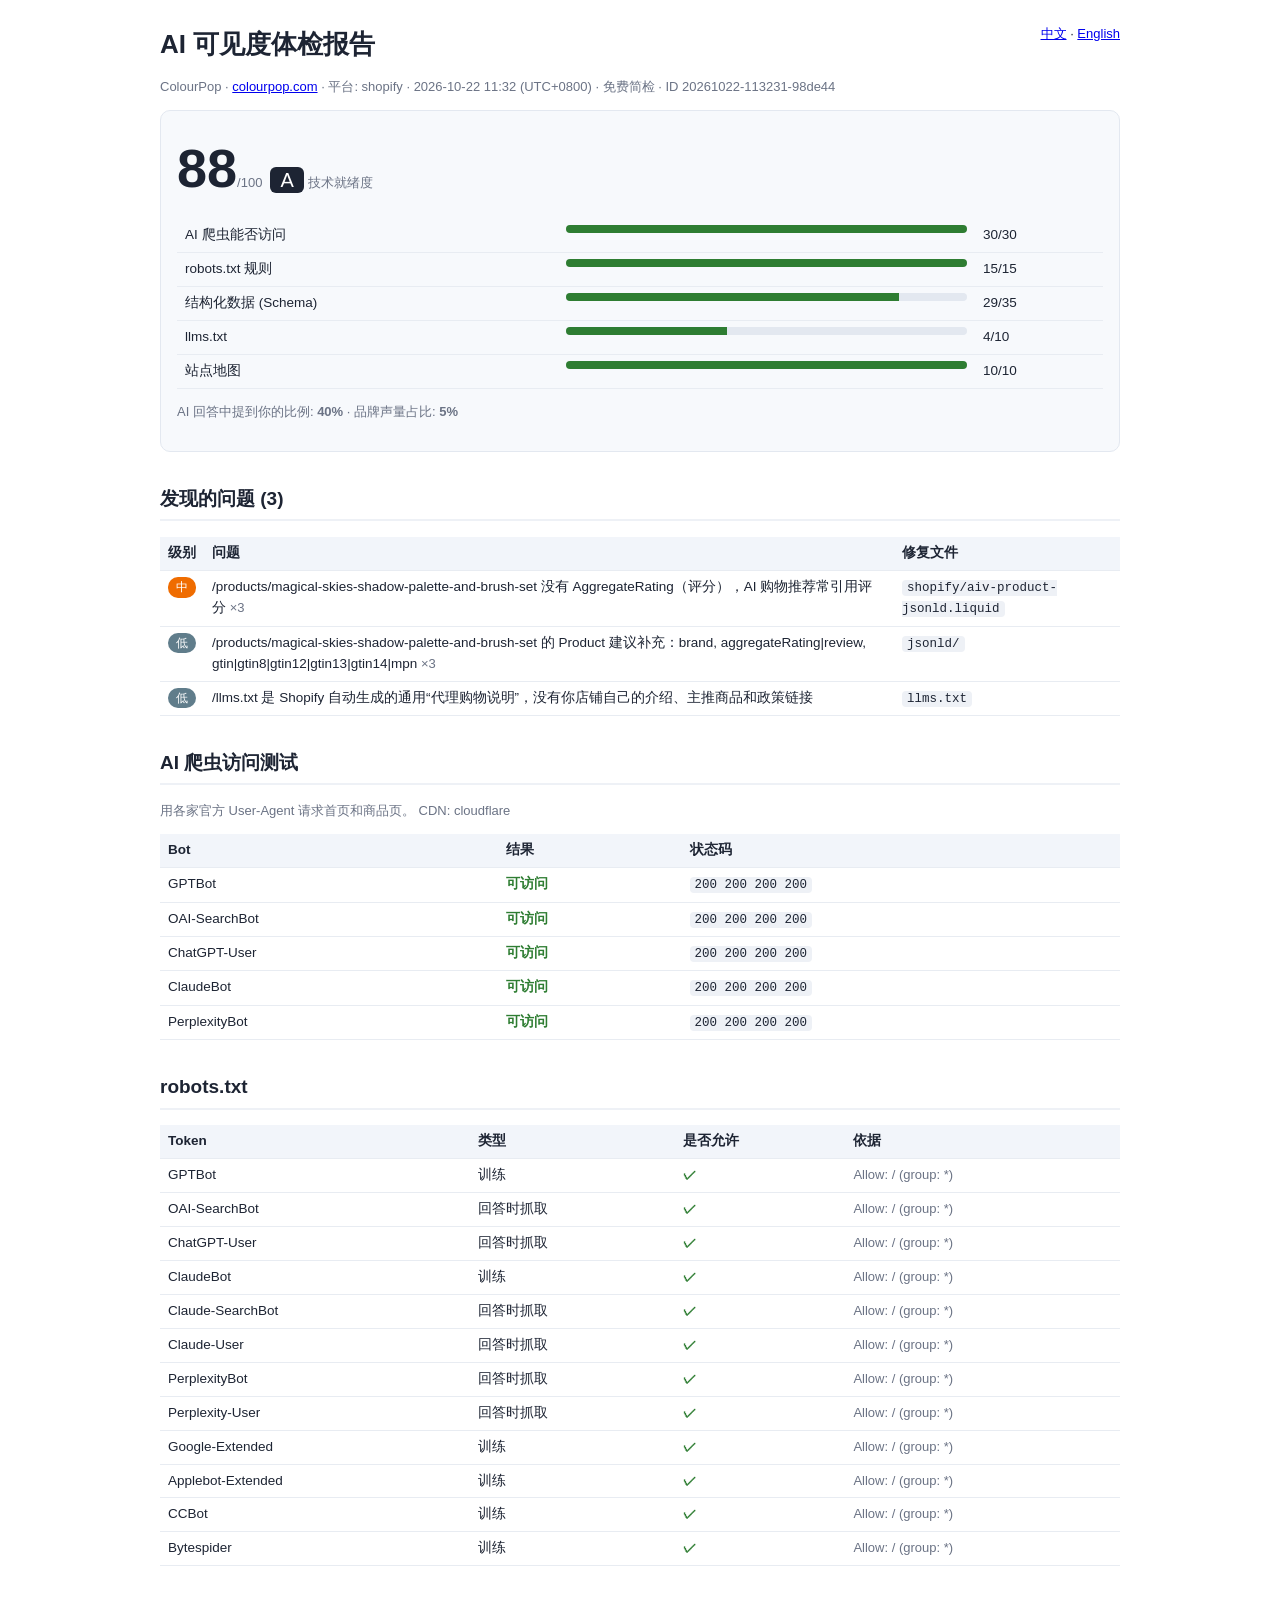
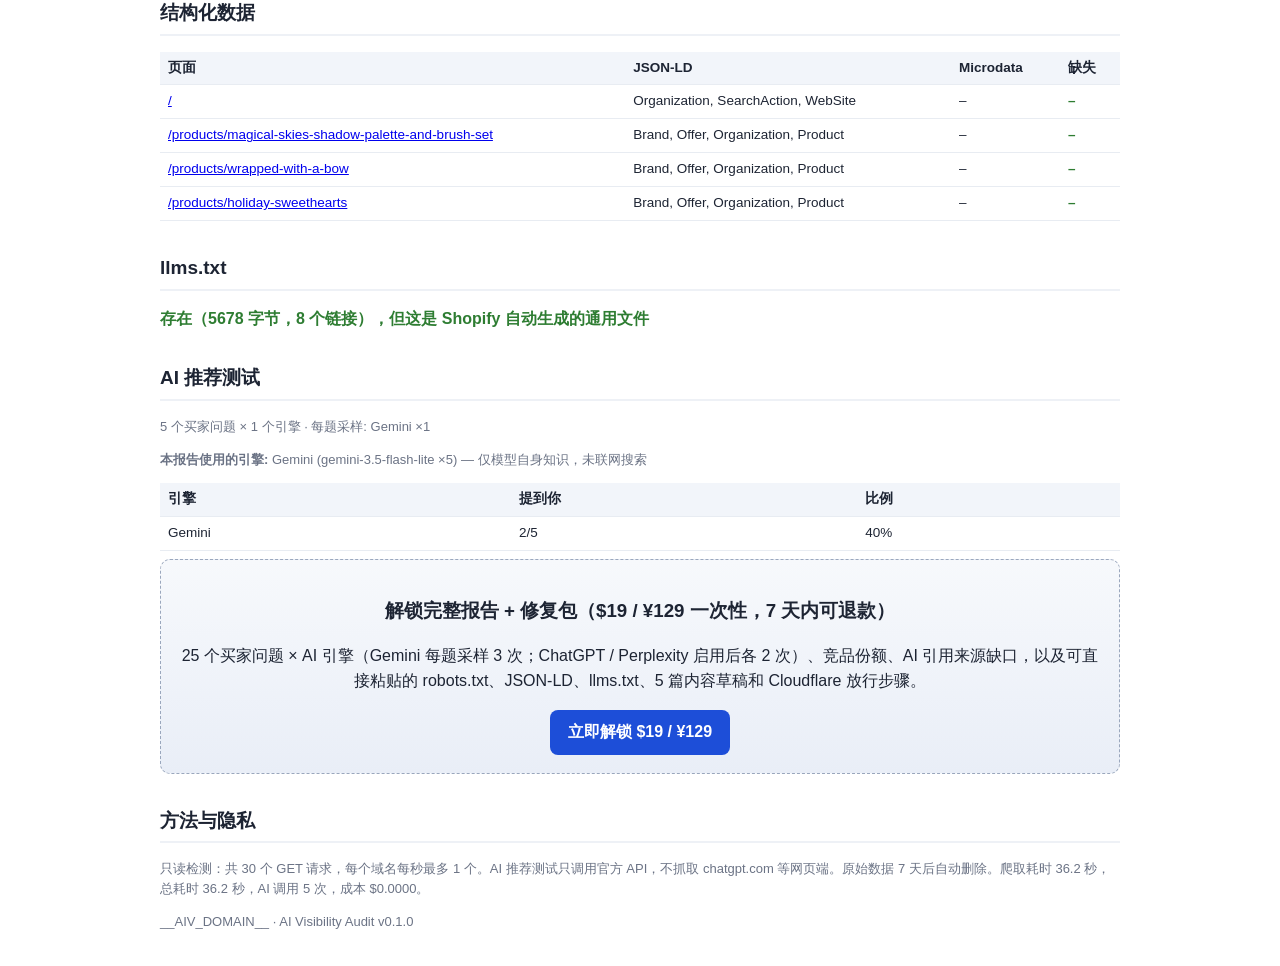
<file: samples/gemini-real/quick/colourpop.com/report.zh.html>
<!doctype html><html lang="zh-CN"><head><meta charset="utf-8">
<meta name="viewport" content="width=device-width,initial-scale=1">
<title>AI 可见度体检 · colourpop.com</title><style>
body{font-family:-apple-system,BlinkMacSystemFont,"Segoe UI","PingFang SC","Noto Sans CJK SC","Microsoft YaHei",sans-serif;
max-width:960px;margin:0 auto;padding:24px;color:#1d2433;line-height:1.55}
h1{font-size:26px;margin:0}h2{font-size:19px;margin-top:32px;border-bottom:2px solid #eef1f6;padding-bottom:6px}
.muted{color:#6b7385;font-size:13px}.card{background:#f7f9fc;border:1px solid #e3e8f0;border-radius:10px;padding:16px;margin:12px 0}
.score{font-size:54px;font-weight:700}.grade{font-size:20px;padding:2px 10px;border-radius:6px;background:#1d2433;color:#fff;margin-left:8px}
table{border-collapse:collapse;width:100%;font-size:13.5px;margin:8px 0}th,td{border-bottom:1px solid #e8ecf2;padding:6px 8px;text-align:left;vertical-align:top}
th{background:#f2f5fa}.bar{height:8px;background:#e3e8f0;border-radius:4px;overflow:hidden}.bar>i{display:block;height:100%;background:#2e7d32}
.pill{display:inline-block;padding:1px 8px;border-radius:10px;color:#fff;font-size:12px}
.ok{color:#2e7d32;font-weight:600}.bad{color:#c62828;font-weight:600}.warn{color:#ef6c00;font-weight:600}
.banner{background:#fff4e5;border:1px solid #ffcc80;padding:10px 14px;border-radius:8px;margin:12px 0}
.lock{background:linear-gradient(180deg,#f7f9fc,#e9eef7);border:1px dashed #9aa7bd;border-radius:10px;padding:18px;text-align:center}
.btn{display:inline-block;background:#1d4ed8;color:#fff;padding:10px 18px;border-radius:8px;text-decoration:none;font-weight:600}
.toggle{float:right;font-size:13px}code{background:#eef1f6;padding:1px 5px;border-radius:4px;font-size:12.5px}
body.lang-zh .en{display:none}body.lang-en .zh{display:none}
@media print{.toggle,.btn{display:none}body{padding:0}}
</style></head><body class="lang-zh">
<div class="toggle"><a href="#" onclick="document.body.className='lang-zh';return false">中文</a> · <a href="#" onclick="document.body.className='lang-en';return false">English</a></div>
<h1><span class="zh">AI 可见度体检报告</span><span class="en">AI Visibility Audit</span></h1>
<p class="muted">ColourPop · <a href="https://colourpop.com/">colourpop.com</a> · <span class="zh">平台</span><span class="en">Platform</span>: shopify · 2026-10-22 11:32 (UTC+0800) · <span class="zh">免费简检</span><span class="en">Free quick check</span> · ID 20261022-113231-98de44</p>
<div class="card"><span class="score">88</span><span class="muted">/100</span><span class="grade">A</span> <span class="muted"><span class="zh">技术就绪度</span><span class="en">Technical readiness</span></span><table><tr><td><span class="zh">AI 爬虫能否访问</span><span class="en">AI crawler access</span></td><td style="width:45%"><div class="bar"><i style="width:100%"></i></div></td><td>30/30</td></tr><tr><td><span class="zh">robots.txt 规则</span><span class="en">robots.txt rules</span></td><td style="width:45%"><div class="bar"><i style="width:100%"></i></div></td><td>15/15</td></tr><tr><td><span class="zh">结构化数据 (Schema)</span><span class="en">Structured data (schema)</span></td><td style="width:45%"><div class="bar"><i style="width:83%"></i></div></td><td>29/35</td></tr><tr><td><span class="zh">llms.txt</span><span class="en">llms.txt</span></td><td style="width:45%"><div class="bar"><i style="width:40%"></i></div></td><td>4/10</td></tr><tr><td><span class="zh">站点地图</span><span class="en">Sitemap</span></td><td style="width:45%"><div class="bar"><i style="width:100%"></i></div></td><td>10/10</td></tr></table><p class="muted"><span class="zh">AI 回答中提到你的比例</span><span class="en">Share of AI answers that mention you</span>: <b>40%</b> · <span class="zh">品牌声量占比</span><span class="en">Share of voice</span>: <b>5%</b></p></div>
<h2><span class="zh">发现的问题</span><span class="en">Findings</span> (3)</h2><table><tr><th><span class="zh">级别</span><span class="en">Severity</span></th><th><span class="zh">问题</span><span class="en">Issue</span></th><th><span class="zh">修复文件</span><span class="en">Fix file</span></th></tr>
<tr><td><span class="pill" style="background:#ef6c00"><span class="zh">中</span><span class="en">Medium</span></span></td><td><span class="zh">/products/magical-skies-shadow-palette-and-brush-set 没有 AggregateRating（评分），AI 购物推荐常引用评分</span><span class="en">/products/magical-skies-shadow-palette-and-brush-set has no AggregateRating; AI shopping answers often cite ratings</span> <span class="muted">×3</span></td><td><code>shopify/aiv-product-jsonld.liquid</code></td></tr>
<tr><td><span class="pill" style="background:#607d8b"><span class="zh">低</span><span class="en">Low</span></span></td><td><span class="zh">/products/magical-skies-shadow-palette-and-brush-set 的 Product 建议补充：brand, aggregateRating|review, gtin|gtin8|gtin12|gtin13|gtin14|mpn</span><span class="en">/products/magical-skies-shadow-palette-and-brush-set: Product could add brand, aggregateRating|review, gtin|gtin8|gtin12|gtin13|gtin14|mpn</span> <span class="muted">×3</span></td><td><code>jsonld/</code></td></tr>
<tr><td><span class="pill" style="background:#607d8b"><span class="zh">低</span><span class="en">Low</span></span></td><td><span class="zh">/llms.txt 是 Shopify 自动生成的通用“代理购物说明”，没有你店铺自己的介绍、主推商品和政策链接</span><span class="en">/llms.txt is Shopify&#x27;s auto-generated generic agent-shopping file, with no store-specific summary, key products or policy links</span></td><td><code>llms.txt</code></td></tr>
</table>
<h2><span class="zh">AI 爬虫访问测试</span><span class="en">AI crawler access test</span></h2><p class="muted"><span class="zh">用各家官方 User-Agent 请求首页和商品页。</span><span class="en">Homepage and product pages requested with each vendor’s official User-Agent.</span> CDN: cloudflare</p><table><tr><th>Bot</th><th><span class="zh">结果</span><span class="en">Result</span></th><th><span class="zh">状态码</span><span class="en">HTTP status</span></th></tr>
<tr><td>GPTBot</td><td class="ok"><span class="zh">可访问</span><span class="en">Allowed</span></td><td><code>200 200 200 200</code></td></tr>
<tr><td>OAI-SearchBot</td><td class="ok"><span class="zh">可访问</span><span class="en">Allowed</span></td><td><code>200 200 200 200</code></td></tr>
<tr><td>ChatGPT-User</td><td class="ok"><span class="zh">可访问</span><span class="en">Allowed</span></td><td><code>200 200 200 200</code></td></tr>
<tr><td>ClaudeBot</td><td class="ok"><span class="zh">可访问</span><span class="en">Allowed</span></td><td><code>200 200 200 200</code></td></tr>
<tr><td>PerplexityBot</td><td class="ok"><span class="zh">可访问</span><span class="en">Allowed</span></td><td><code>200 200 200 200</code></td></tr>
</table>
<h2>robots.txt</h2>
<table><tr><th>Token</th><th><span class="zh">类型</span><span class="en">Type</span></th><th><span class="zh">是否允许</span><span class="en">Allowed</span></th><th><span class="zh">依据</span><span class="en">Rule</span></th></tr>
<tr><td>GPTBot</td><td><span class="zh">训练</span><span class="en">training</span></td><td class="ok">✓</td><td class="muted">Allow: / (group: *)</td></tr>
<tr><td>OAI-SearchBot</td><td><span class="zh">回答时抓取</span><span class="en">answer-time</span></td><td class="ok">✓</td><td class="muted">Allow: / (group: *)</td></tr>
<tr><td>ChatGPT-User</td><td><span class="zh">回答时抓取</span><span class="en">answer-time</span></td><td class="ok">✓</td><td class="muted">Allow: / (group: *)</td></tr>
<tr><td>ClaudeBot</td><td><span class="zh">训练</span><span class="en">training</span></td><td class="ok">✓</td><td class="muted">Allow: / (group: *)</td></tr>
<tr><td>Claude-SearchBot</td><td><span class="zh">回答时抓取</span><span class="en">answer-time</span></td><td class="ok">✓</td><td class="muted">Allow: / (group: *)</td></tr>
<tr><td>Claude-User</td><td><span class="zh">回答时抓取</span><span class="en">answer-time</span></td><td class="ok">✓</td><td class="muted">Allow: / (group: *)</td></tr>
<tr><td>PerplexityBot</td><td><span class="zh">回答时抓取</span><span class="en">answer-time</span></td><td class="ok">✓</td><td class="muted">Allow: / (group: *)</td></tr>
<tr><td>Perplexity-User</td><td><span class="zh">回答时抓取</span><span class="en">answer-time</span></td><td class="ok">✓</td><td class="muted">Allow: / (group: *)</td></tr>
<tr><td>Google-Extended</td><td><span class="zh">训练</span><span class="en">training</span></td><td class="ok">✓</td><td class="muted">Allow: / (group: *)</td></tr>
<tr><td>Applebot-Extended</td><td><span class="zh">训练</span><span class="en">training</span></td><td class="ok">✓</td><td class="muted">Allow: / (group: *)</td></tr>
<tr><td>CCBot</td><td><span class="zh">训练</span><span class="en">training</span></td><td class="ok">✓</td><td class="muted">Allow: / (group: *)</td></tr>
<tr><td>Bytespider</td><td><span class="zh">训练</span><span class="en">training</span></td><td class="ok">✓</td><td class="muted">Allow: / (group: *)</td></tr>
</table>
<h2><span class="zh">结构化数据</span><span class="en">Structured data</span></h2><table><tr><th><span class="zh">页面</span><span class="en">Page</span></th><th>JSON-LD</th><th>Microdata</th><th><span class="zh">缺失</span><span class="en">Missing</span></th></tr>
<tr><td><a href="https://colourpop.com/">/</a></td><td>Organization, SearchAction, WebSite</td><td>–</td><td class="ok">–</td></tr>
<tr><td><a href="https://colourpop.com/products/magical-skies-shadow-palette-and-brush-set">/products/magical-skies-shadow-palette-and-brush-set</a></td><td>Brand, Offer, Organization, Product</td><td>–</td><td class="ok">–</td></tr>
<tr><td><a href="https://colourpop.com/products/wrapped-with-a-bow">/products/wrapped-with-a-bow</a></td><td>Brand, Offer, Organization, Product</td><td>–</td><td class="ok">–</td></tr>
<tr><td><a href="https://colourpop.com/products/holiday-sweethearts">/products/holiday-sweethearts</a></td><td>Brand, Offer, Organization, Product</td><td>–</td><td class="ok">–</td></tr>
</table>
<h2>llms.txt</h2><p class="ok"><span class="zh">存在（5678 字节，8 个链接）</span><span class="en">Present (5678 bytes, 8 links)</span><span class="zh">，但这是 Shopify 自动生成的通用文件</span><span class="en"> — but it is Shopify's generic auto-generated file</span></p>
<h2><span class="zh">AI 推荐测试</span><span class="en">AI recommendation test</span></h2><p class="muted">5 <span class="zh">个买家问题</span><span class="en">buyer questions</span> × 1 <span class="zh">个引擎</span><span class="en">engines</span> · <span class="zh">每题采样</span><span class="en">samples per question</span>: Gemini ×1</p>
<p class="muted"><b><span class="zh">本报告使用的引擎</span><span class="en">Engines used in this report</span>:</b> Gemini (gemini-3.5-flash-lite ×5) — <span class="zh">仅模型自身知识，未联网搜索</span><span class="en">model knowledge only, no live web search</span></p>
<table><tr><th><span class="zh">引擎</span><span class="en">Engine</span></th><th><span class="zh">提到你</span><span class="en">Mentioned you</span></th><th><span class="zh">比例</span><span class="en">Rate</span></th></tr>
<tr><td>Gemini</td><td>2/5</td><td>40%</td></tr>
</table>
<div class="lock"><h3><span class="zh">解锁完整报告 + 修复包（$19 / ¥129 一次性，7 天内可退款）</span><span class="en">Unlock the full report + fix pack ($19 / ¥129 one-off, 7-day refund)</span></h3><p><span class="zh">25 个买家问题 × AI 引擎（Gemini 每题采样 3 次；ChatGPT / Perplexity 启用后各 2 次）、竞品份额、AI 引用来源缺口，以及可直接粘贴的 robots.txt、JSON-LD、llms.txt、5 篇内容草稿和 Cloudflare 放行步骤。</span><span class="en">25 buyer questions × AI engines (Gemini 3 samples each; ChatGPT / Perplexity 2 each once enabled), competitor share of voice, cited-source gaps, plus paste-ready robots.txt, JSON-LD, llms.txt, 5 content drafts and Cloudflare steps.</span></p><a class="btn" href="__STRIPE_PAYMENT_LINK__?client_reference_id=20261022-113231-98de44"><span class="zh">立即解锁 $19 / ¥129</span><span class="en">Unlock for $19 / ¥129</span></a></div>
<h2><span class="zh">方法与隐私</span><span class="en">Method & privacy</span></h2><p class="muted"><span class="zh">只读检测：共 30 个 GET 请求，每个域名每秒最多 1 个。AI 推荐测试只调用官方 API，不抓取 chatgpt.com 等网页端。原始数据 7 天后自动删除。爬取耗时 36.2 秒，总耗时 36.2 秒，AI 调用 5 次，成本 $0.0000。</span><span class="en">Read-only: 30 GET requests, at most 1 per second per domain. The AI test uses official APIs only; we never scrape chatgpt.com or other web UIs. Raw data is deleted after 7 days. Crawl 36.2s, total 36.2s, 5 AI calls, cost $0.0000.</span></p>
<p class="muted">__AIV_DOMAIN__ · AI Visibility Audit v0.1.0</p></body></html>
</file>
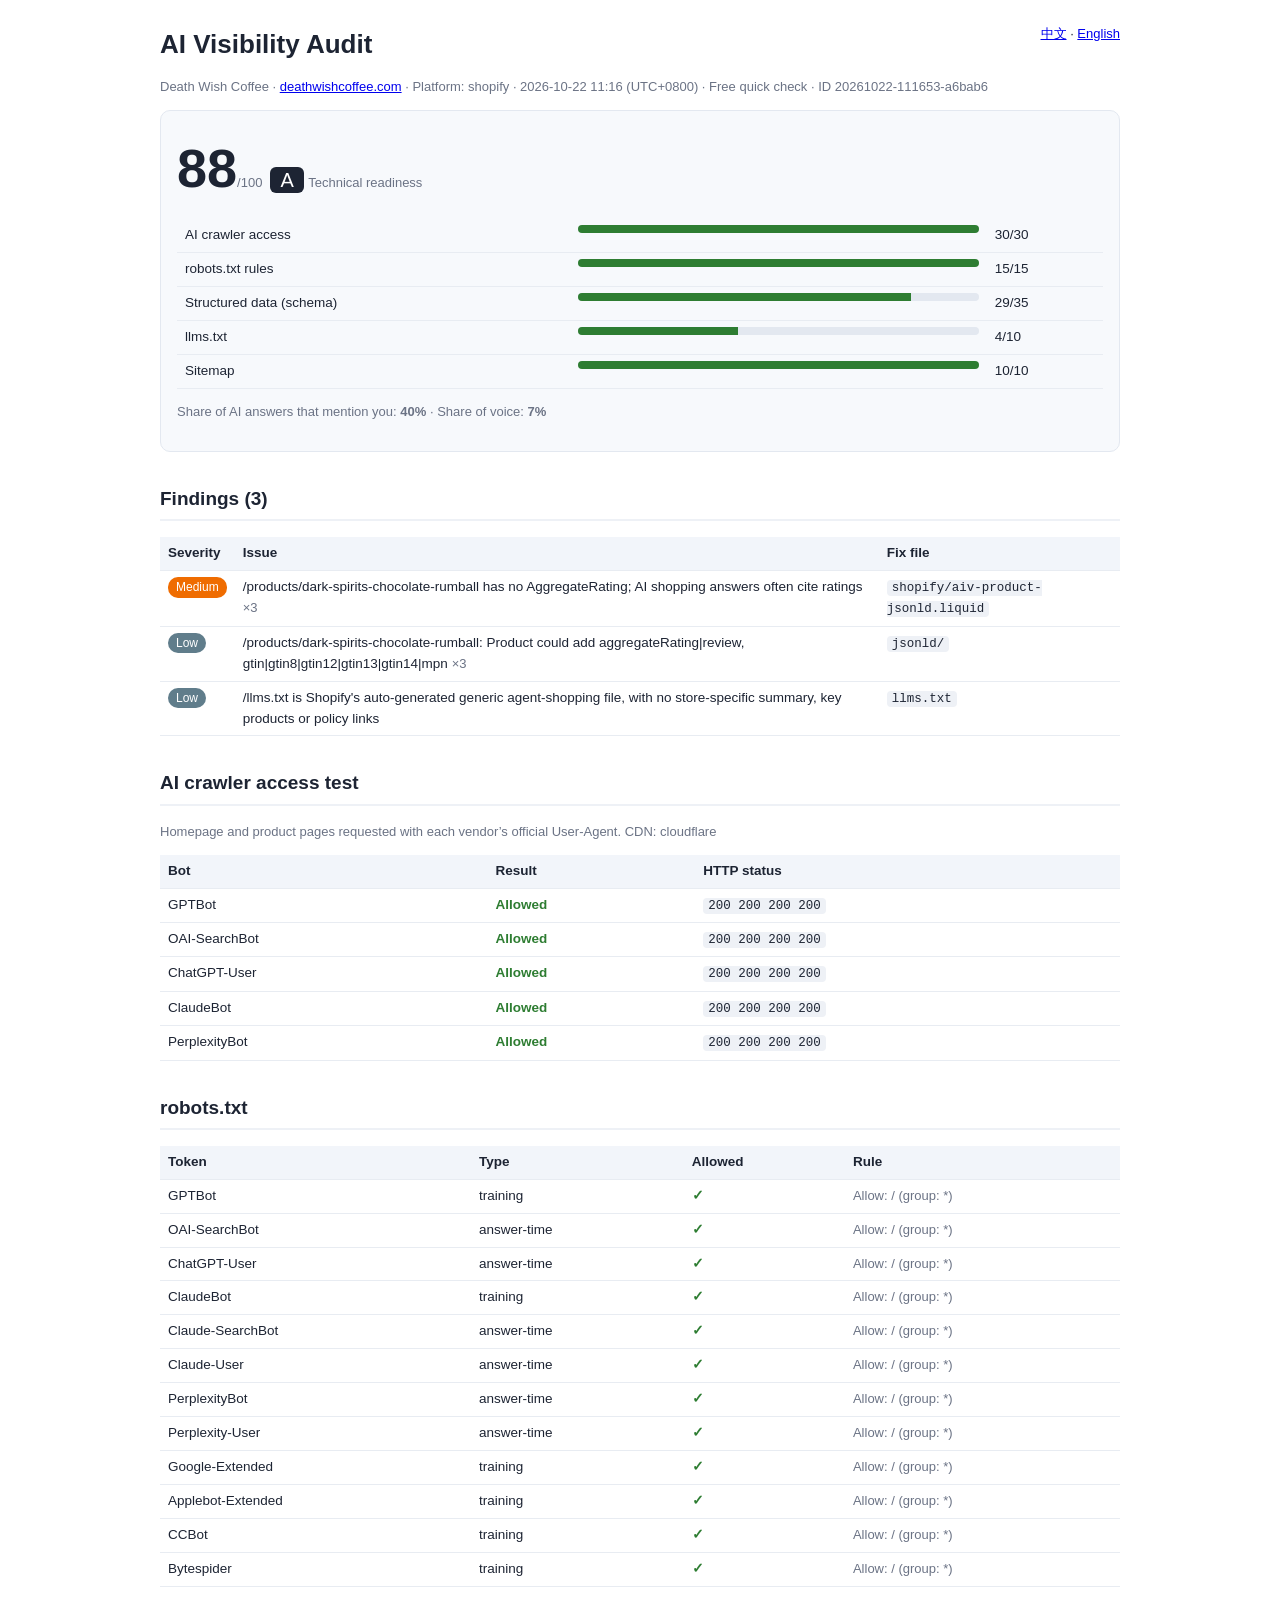
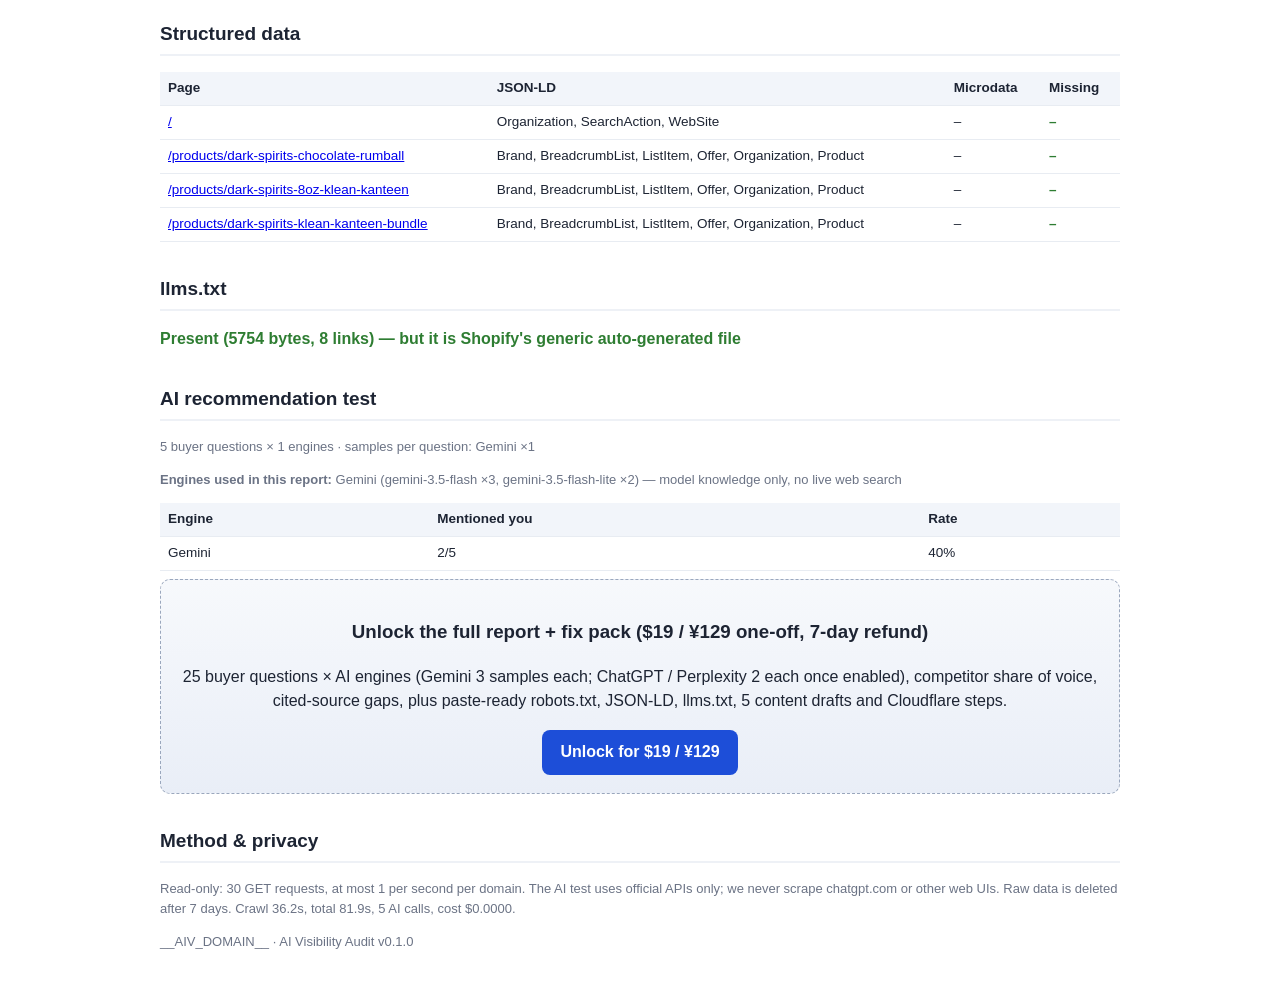
<file: samples/gemini-real/quick/deathwishcoffee.com/report.en.html>
<!doctype html><html lang="en"><head><meta charset="utf-8">
<meta name="viewport" content="width=device-width,initial-scale=1">
<title>AI 可见度体检 · deathwishcoffee.com</title><style>
body{font-family:-apple-system,BlinkMacSystemFont,"Segoe UI","PingFang SC","Noto Sans CJK SC","Microsoft YaHei",sans-serif;
max-width:960px;margin:0 auto;padding:24px;color:#1d2433;line-height:1.55}
h1{font-size:26px;margin:0}h2{font-size:19px;margin-top:32px;border-bottom:2px solid #eef1f6;padding-bottom:6px}
.muted{color:#6b7385;font-size:13px}.card{background:#f7f9fc;border:1px solid #e3e8f0;border-radius:10px;padding:16px;margin:12px 0}
.score{font-size:54px;font-weight:700}.grade{font-size:20px;padding:2px 10px;border-radius:6px;background:#1d2433;color:#fff;margin-left:8px}
table{border-collapse:collapse;width:100%;font-size:13.5px;margin:8px 0}th,td{border-bottom:1px solid #e8ecf2;padding:6px 8px;text-align:left;vertical-align:top}
th{background:#f2f5fa}.bar{height:8px;background:#e3e8f0;border-radius:4px;overflow:hidden}.bar>i{display:block;height:100%;background:#2e7d32}
.pill{display:inline-block;padding:1px 8px;border-radius:10px;color:#fff;font-size:12px}
.ok{color:#2e7d32;font-weight:600}.bad{color:#c62828;font-weight:600}.warn{color:#ef6c00;font-weight:600}
.banner{background:#fff4e5;border:1px solid #ffcc80;padding:10px 14px;border-radius:8px;margin:12px 0}
.lock{background:linear-gradient(180deg,#f7f9fc,#e9eef7);border:1px dashed #9aa7bd;border-radius:10px;padding:18px;text-align:center}
.btn{display:inline-block;background:#1d4ed8;color:#fff;padding:10px 18px;border-radius:8px;text-decoration:none;font-weight:600}
.toggle{float:right;font-size:13px}code{background:#eef1f6;padding:1px 5px;border-radius:4px;font-size:12.5px}
body.lang-zh .en{display:none}body.lang-en .zh{display:none}
@media print{.toggle,.btn{display:none}body{padding:0}}
</style></head><body class="lang-en">
<div class="toggle"><a href="#" onclick="document.body.className='lang-zh';return false">中文</a> · <a href="#" onclick="document.body.className='lang-en';return false">English</a></div>
<h1><span class="zh">AI 可见度体检报告</span><span class="en">AI Visibility Audit</span></h1>
<p class="muted">Death Wish Coffee · <a href="https://www.deathwishcoffee.com/">deathwishcoffee.com</a> · <span class="zh">平台</span><span class="en">Platform</span>: shopify · 2026-10-22 11:16 (UTC+0800) · <span class="zh">免费简检</span><span class="en">Free quick check</span> · ID 20261022-111653-a6bab6</p>
<div class="card"><span class="score">88</span><span class="muted">/100</span><span class="grade">A</span> <span class="muted"><span class="zh">技术就绪度</span><span class="en">Technical readiness</span></span><table><tr><td><span class="zh">AI 爬虫能否访问</span><span class="en">AI crawler access</span></td><td style="width:45%"><div class="bar"><i style="width:100%"></i></div></td><td>30/30</td></tr><tr><td><span class="zh">robots.txt 规则</span><span class="en">robots.txt rules</span></td><td style="width:45%"><div class="bar"><i style="width:100%"></i></div></td><td>15/15</td></tr><tr><td><span class="zh">结构化数据 (Schema)</span><span class="en">Structured data (schema)</span></td><td style="width:45%"><div class="bar"><i style="width:83%"></i></div></td><td>29/35</td></tr><tr><td><span class="zh">llms.txt</span><span class="en">llms.txt</span></td><td style="width:45%"><div class="bar"><i style="width:40%"></i></div></td><td>4/10</td></tr><tr><td><span class="zh">站点地图</span><span class="en">Sitemap</span></td><td style="width:45%"><div class="bar"><i style="width:100%"></i></div></td><td>10/10</td></tr></table><p class="muted"><span class="zh">AI 回答中提到你的比例</span><span class="en">Share of AI answers that mention you</span>: <b>40%</b> · <span class="zh">品牌声量占比</span><span class="en">Share of voice</span>: <b>7%</b></p></div>
<h2><span class="zh">发现的问题</span><span class="en">Findings</span> (3)</h2><table><tr><th><span class="zh">级别</span><span class="en">Severity</span></th><th><span class="zh">问题</span><span class="en">Issue</span></th><th><span class="zh">修复文件</span><span class="en">Fix file</span></th></tr>
<tr><td><span class="pill" style="background:#ef6c00"><span class="zh">中</span><span class="en">Medium</span></span></td><td><span class="zh">/products/dark-spirits-chocolate-rumball 没有 AggregateRating（评分），AI 购物推荐常引用评分</span><span class="en">/products/dark-spirits-chocolate-rumball has no AggregateRating; AI shopping answers often cite ratings</span> <span class="muted">×3</span></td><td><code>shopify/aiv-product-jsonld.liquid</code></td></tr>
<tr><td><span class="pill" style="background:#607d8b"><span class="zh">低</span><span class="en">Low</span></span></td><td><span class="zh">/products/dark-spirits-chocolate-rumball 的 Product 建议补充：aggregateRating|review, gtin|gtin8|gtin12|gtin13|gtin14|mpn</span><span class="en">/products/dark-spirits-chocolate-rumball: Product could add aggregateRating|review, gtin|gtin8|gtin12|gtin13|gtin14|mpn</span> <span class="muted">×3</span></td><td><code>jsonld/</code></td></tr>
<tr><td><span class="pill" style="background:#607d8b"><span class="zh">低</span><span class="en">Low</span></span></td><td><span class="zh">/llms.txt 是 Shopify 自动生成的通用“代理购物说明”，没有你店铺自己的介绍、主推商品和政策链接</span><span class="en">/llms.txt is Shopify&#x27;s auto-generated generic agent-shopping file, with no store-specific summary, key products or policy links</span></td><td><code>llms.txt</code></td></tr>
</table>
<h2><span class="zh">AI 爬虫访问测试</span><span class="en">AI crawler access test</span></h2><p class="muted"><span class="zh">用各家官方 User-Agent 请求首页和商品页。</span><span class="en">Homepage and product pages requested with each vendor’s official User-Agent.</span> CDN: cloudflare</p><table><tr><th>Bot</th><th><span class="zh">结果</span><span class="en">Result</span></th><th><span class="zh">状态码</span><span class="en">HTTP status</span></th></tr>
<tr><td>GPTBot</td><td class="ok"><span class="zh">可访问</span><span class="en">Allowed</span></td><td><code>200 200 200 200</code></td></tr>
<tr><td>OAI-SearchBot</td><td class="ok"><span class="zh">可访问</span><span class="en">Allowed</span></td><td><code>200 200 200 200</code></td></tr>
<tr><td>ChatGPT-User</td><td class="ok"><span class="zh">可访问</span><span class="en">Allowed</span></td><td><code>200 200 200 200</code></td></tr>
<tr><td>ClaudeBot</td><td class="ok"><span class="zh">可访问</span><span class="en">Allowed</span></td><td><code>200 200 200 200</code></td></tr>
<tr><td>PerplexityBot</td><td class="ok"><span class="zh">可访问</span><span class="en">Allowed</span></td><td><code>200 200 200 200</code></td></tr>
</table>
<h2>robots.txt</h2>
<table><tr><th>Token</th><th><span class="zh">类型</span><span class="en">Type</span></th><th><span class="zh">是否允许</span><span class="en">Allowed</span></th><th><span class="zh">依据</span><span class="en">Rule</span></th></tr>
<tr><td>GPTBot</td><td><span class="zh">训练</span><span class="en">training</span></td><td class="ok">✓</td><td class="muted">Allow: / (group: *)</td></tr>
<tr><td>OAI-SearchBot</td><td><span class="zh">回答时抓取</span><span class="en">answer-time</span></td><td class="ok">✓</td><td class="muted">Allow: / (group: *)</td></tr>
<tr><td>ChatGPT-User</td><td><span class="zh">回答时抓取</span><span class="en">answer-time</span></td><td class="ok">✓</td><td class="muted">Allow: / (group: *)</td></tr>
<tr><td>ClaudeBot</td><td><span class="zh">训练</span><span class="en">training</span></td><td class="ok">✓</td><td class="muted">Allow: / (group: *)</td></tr>
<tr><td>Claude-SearchBot</td><td><span class="zh">回答时抓取</span><span class="en">answer-time</span></td><td class="ok">✓</td><td class="muted">Allow: / (group: *)</td></tr>
<tr><td>Claude-User</td><td><span class="zh">回答时抓取</span><span class="en">answer-time</span></td><td class="ok">✓</td><td class="muted">Allow: / (group: *)</td></tr>
<tr><td>PerplexityBot</td><td><span class="zh">回答时抓取</span><span class="en">answer-time</span></td><td class="ok">✓</td><td class="muted">Allow: / (group: *)</td></tr>
<tr><td>Perplexity-User</td><td><span class="zh">回答时抓取</span><span class="en">answer-time</span></td><td class="ok">✓</td><td class="muted">Allow: / (group: *)</td></tr>
<tr><td>Google-Extended</td><td><span class="zh">训练</span><span class="en">training</span></td><td class="ok">✓</td><td class="muted">Allow: / (group: *)</td></tr>
<tr><td>Applebot-Extended</td><td><span class="zh">训练</span><span class="en">training</span></td><td class="ok">✓</td><td class="muted">Allow: / (group: *)</td></tr>
<tr><td>CCBot</td><td><span class="zh">训练</span><span class="en">training</span></td><td class="ok">✓</td><td class="muted">Allow: / (group: *)</td></tr>
<tr><td>Bytespider</td><td><span class="zh">训练</span><span class="en">training</span></td><td class="ok">✓</td><td class="muted">Allow: / (group: *)</td></tr>
</table>
<h2><span class="zh">结构化数据</span><span class="en">Structured data</span></h2><table><tr><th><span class="zh">页面</span><span class="en">Page</span></th><th>JSON-LD</th><th>Microdata</th><th><span class="zh">缺失</span><span class="en">Missing</span></th></tr>
<tr><td><a href="https://www.deathwishcoffee.com/">/</a></td><td>Organization, SearchAction, WebSite</td><td>–</td><td class="ok">–</td></tr>
<tr><td><a href="https://www.deathwishcoffee.com/products/dark-spirits-chocolate-rumball">/products/dark-spirits-chocolate-rumball</a></td><td>Brand, BreadcrumbList, ListItem, Offer, Organization, Product</td><td>–</td><td class="ok">–</td></tr>
<tr><td><a href="https://www.deathwishcoffee.com/products/dark-spirits-8oz-klean-kanteen">/products/dark-spirits-8oz-klean-kanteen</a></td><td>Brand, BreadcrumbList, ListItem, Offer, Organization, Product</td><td>–</td><td class="ok">–</td></tr>
<tr><td><a href="https://www.deathwishcoffee.com/products/dark-spirits-klean-kanteen-bundle">/products/dark-spirits-klean-kanteen-bundle</a></td><td>Brand, BreadcrumbList, ListItem, Offer, Organization, Product</td><td>–</td><td class="ok">–</td></tr>
</table>
<h2>llms.txt</h2><p class="ok"><span class="zh">存在（5754 字节，8 个链接）</span><span class="en">Present (5754 bytes, 8 links)</span><span class="zh">，但这是 Shopify 自动生成的通用文件</span><span class="en"> — but it is Shopify's generic auto-generated file</span></p>
<h2><span class="zh">AI 推荐测试</span><span class="en">AI recommendation test</span></h2><p class="muted">5 <span class="zh">个买家问题</span><span class="en">buyer questions</span> × 1 <span class="zh">个引擎</span><span class="en">engines</span> · <span class="zh">每题采样</span><span class="en">samples per question</span>: Gemini ×1</p>
<p class="muted"><b><span class="zh">本报告使用的引擎</span><span class="en">Engines used in this report</span>:</b> Gemini (gemini-3.5-flash ×3, gemini-3.5-flash-lite ×2) — <span class="zh">仅模型自身知识，未联网搜索</span><span class="en">model knowledge only, no live web search</span></p>
<table><tr><th><span class="zh">引擎</span><span class="en">Engine</span></th><th><span class="zh">提到你</span><span class="en">Mentioned you</span></th><th><span class="zh">比例</span><span class="en">Rate</span></th></tr>
<tr><td>Gemini</td><td>2/5</td><td>40%</td></tr>
</table>
<div class="lock"><h3><span class="zh">解锁完整报告 + 修复包（$19 / ¥129 一次性，7 天内可退款）</span><span class="en">Unlock the full report + fix pack ($19 / ¥129 one-off, 7-day refund)</span></h3><p><span class="zh">25 个买家问题 × AI 引擎（Gemini 每题采样 3 次；ChatGPT / Perplexity 启用后各 2 次）、竞品份额、AI 引用来源缺口，以及可直接粘贴的 robots.txt、JSON-LD、llms.txt、5 篇内容草稿和 Cloudflare 放行步骤。</span><span class="en">25 buyer questions × AI engines (Gemini 3 samples each; ChatGPT / Perplexity 2 each once enabled), competitor share of voice, cited-source gaps, plus paste-ready robots.txt, JSON-LD, llms.txt, 5 content drafts and Cloudflare steps.</span></p><a class="btn" href="__STRIPE_PAYMENT_LINK__?client_reference_id=20261022-111653-a6bab6"><span class="zh">立即解锁 $19 / ¥129</span><span class="en">Unlock for $19 / ¥129</span></a></div>
<h2><span class="zh">方法与隐私</span><span class="en">Method & privacy</span></h2><p class="muted"><span class="zh">只读检测：共 30 个 GET 请求，每个域名每秒最多 1 个。AI 推荐测试只调用官方 API，不抓取 chatgpt.com 等网页端。原始数据 7 天后自动删除。爬取耗时 36.2 秒，总耗时 81.9 秒，AI 调用 5 次，成本 $0.0000。</span><span class="en">Read-only: 30 GET requests, at most 1 per second per domain. The AI test uses official APIs only; we never scrape chatgpt.com or other web UIs. Raw data is deleted after 7 days. Crawl 36.2s, total 81.9s, 5 AI calls, cost $0.0000.</span></p>
<p class="muted">__AIV_DOMAIN__ · AI Visibility Audit v0.1.0</p></body></html>
</file>
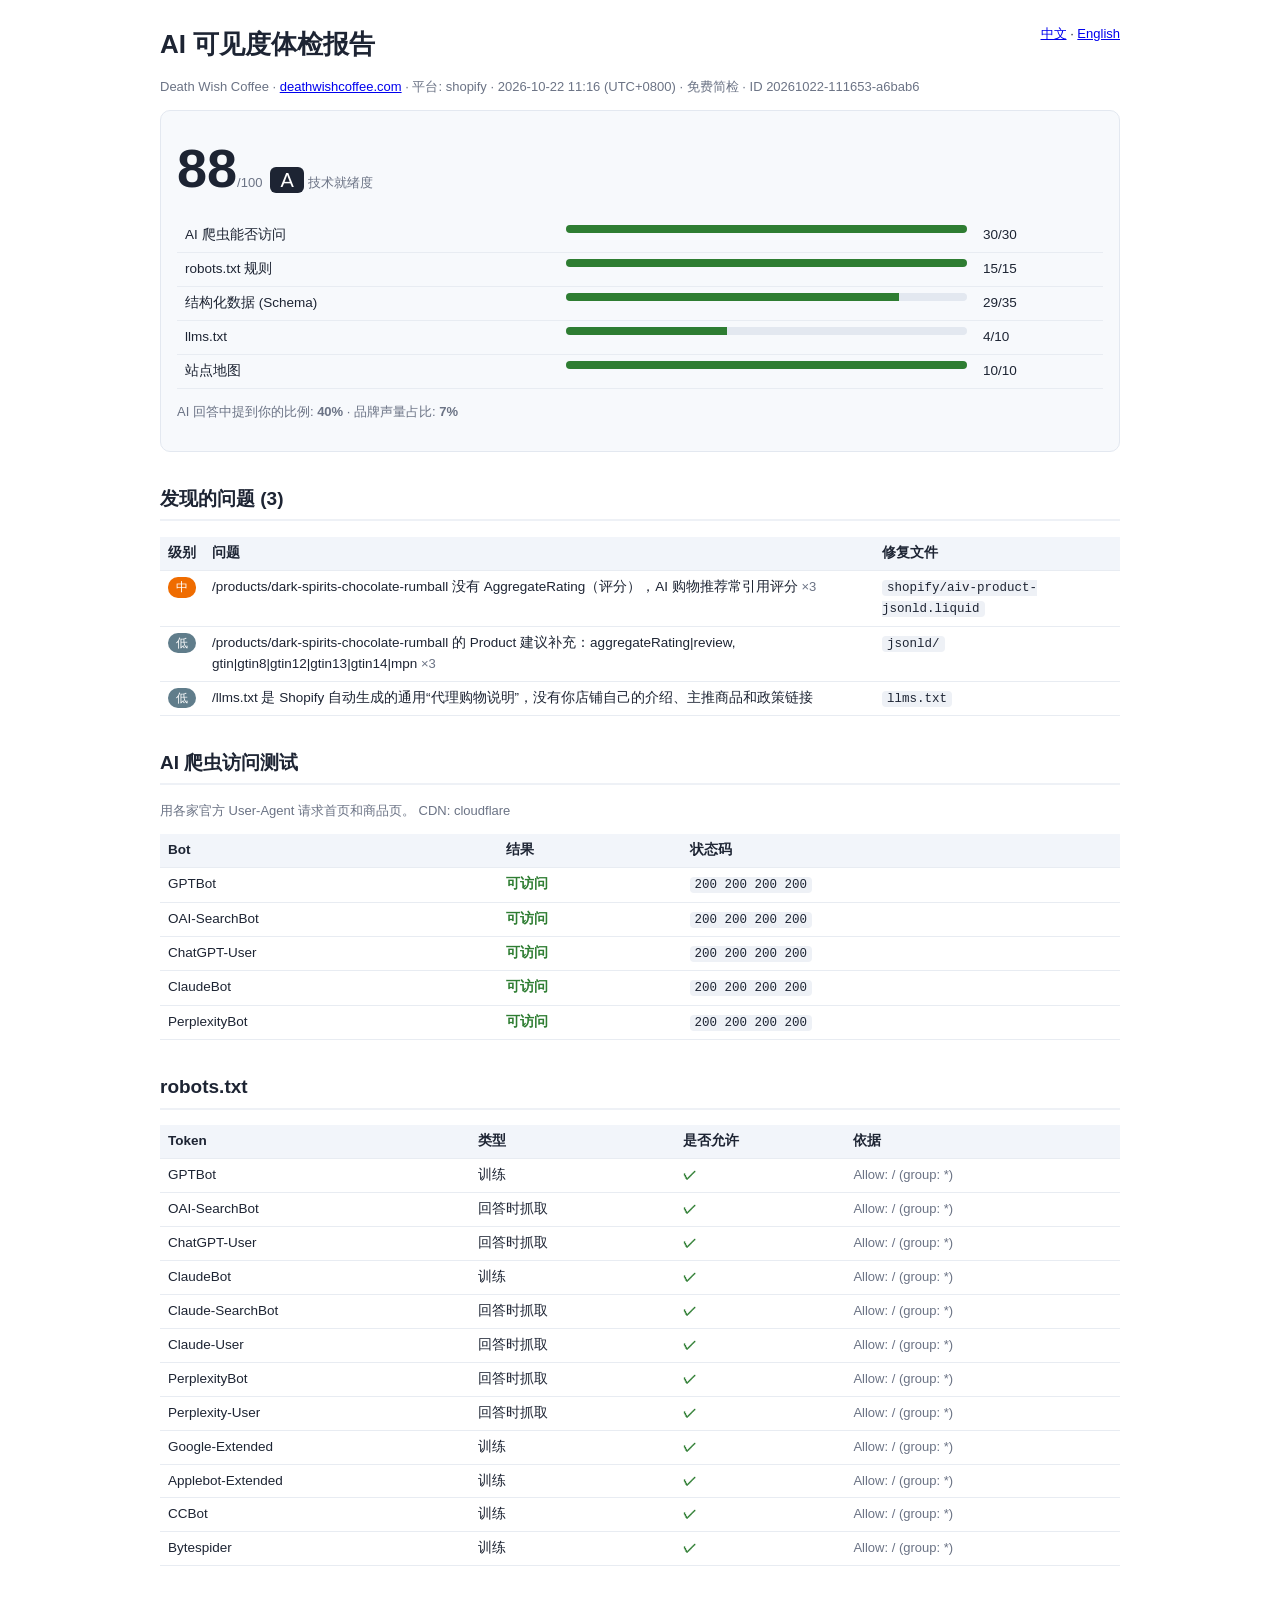
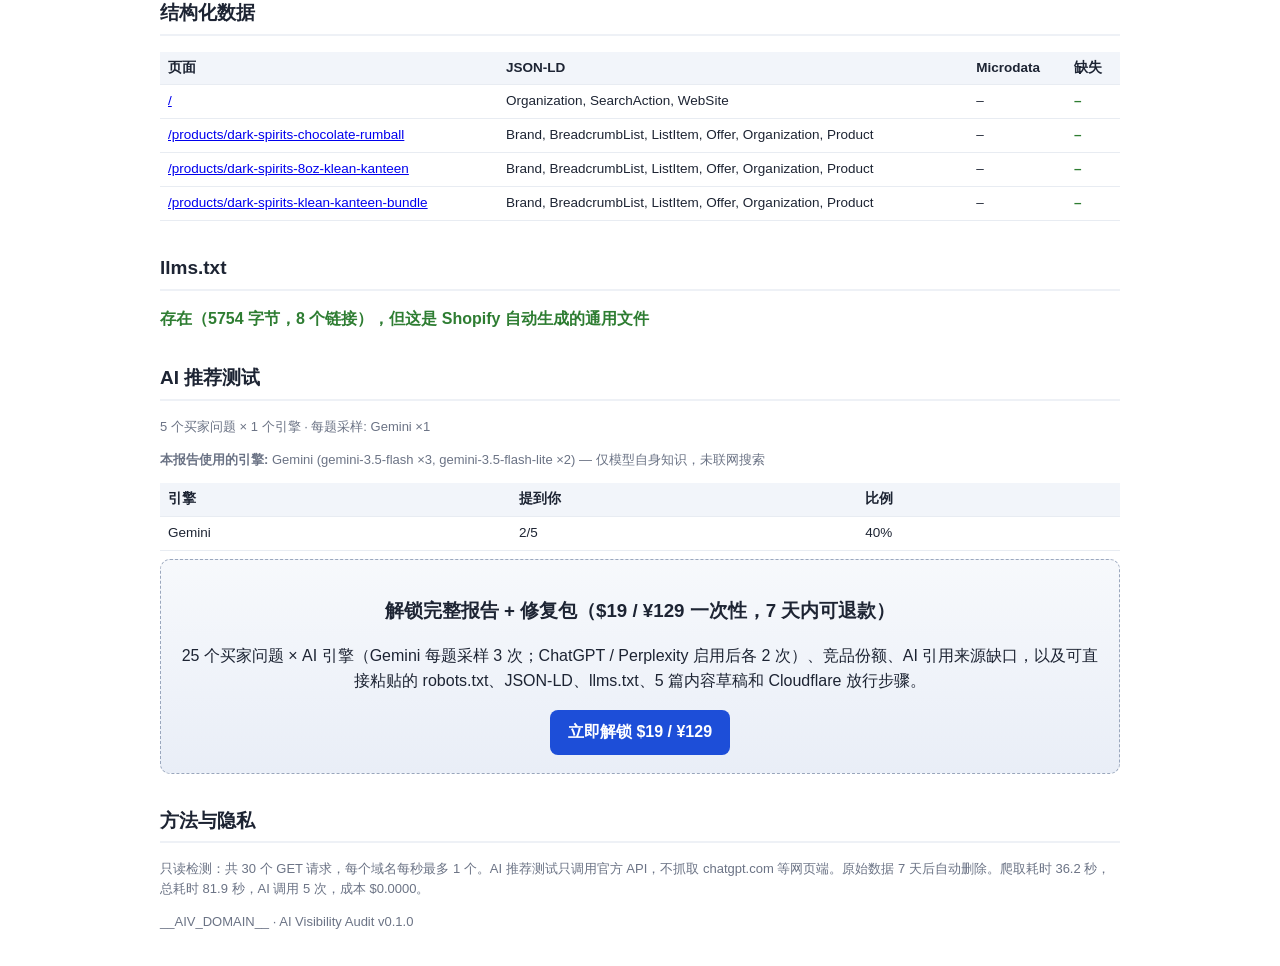
<file: samples/gemini-real/quick/deathwishcoffee.com/report.zh.html>
<!doctype html><html lang="zh-CN"><head><meta charset="utf-8">
<meta name="viewport" content="width=device-width,initial-scale=1">
<title>AI 可见度体检 · deathwishcoffee.com</title><style>
body{font-family:-apple-system,BlinkMacSystemFont,"Segoe UI","PingFang SC","Noto Sans CJK SC","Microsoft YaHei",sans-serif;
max-width:960px;margin:0 auto;padding:24px;color:#1d2433;line-height:1.55}
h1{font-size:26px;margin:0}h2{font-size:19px;margin-top:32px;border-bottom:2px solid #eef1f6;padding-bottom:6px}
.muted{color:#6b7385;font-size:13px}.card{background:#f7f9fc;border:1px solid #e3e8f0;border-radius:10px;padding:16px;margin:12px 0}
.score{font-size:54px;font-weight:700}.grade{font-size:20px;padding:2px 10px;border-radius:6px;background:#1d2433;color:#fff;margin-left:8px}
table{border-collapse:collapse;width:100%;font-size:13.5px;margin:8px 0}th,td{border-bottom:1px solid #e8ecf2;padding:6px 8px;text-align:left;vertical-align:top}
th{background:#f2f5fa}.bar{height:8px;background:#e3e8f0;border-radius:4px;overflow:hidden}.bar>i{display:block;height:100%;background:#2e7d32}
.pill{display:inline-block;padding:1px 8px;border-radius:10px;color:#fff;font-size:12px}
.ok{color:#2e7d32;font-weight:600}.bad{color:#c62828;font-weight:600}.warn{color:#ef6c00;font-weight:600}
.banner{background:#fff4e5;border:1px solid #ffcc80;padding:10px 14px;border-radius:8px;margin:12px 0}
.lock{background:linear-gradient(180deg,#f7f9fc,#e9eef7);border:1px dashed #9aa7bd;border-radius:10px;padding:18px;text-align:center}
.btn{display:inline-block;background:#1d4ed8;color:#fff;padding:10px 18px;border-radius:8px;text-decoration:none;font-weight:600}
.toggle{float:right;font-size:13px}code{background:#eef1f6;padding:1px 5px;border-radius:4px;font-size:12.5px}
body.lang-zh .en{display:none}body.lang-en .zh{display:none}
@media print{.toggle,.btn{display:none}body{padding:0}}
</style></head><body class="lang-zh">
<div class="toggle"><a href="#" onclick="document.body.className='lang-zh';return false">中文</a> · <a href="#" onclick="document.body.className='lang-en';return false">English</a></div>
<h1><span class="zh">AI 可见度体检报告</span><span class="en">AI Visibility Audit</span></h1>
<p class="muted">Death Wish Coffee · <a href="https://www.deathwishcoffee.com/">deathwishcoffee.com</a> · <span class="zh">平台</span><span class="en">Platform</span>: shopify · 2026-10-22 11:16 (UTC+0800) · <span class="zh">免费简检</span><span class="en">Free quick check</span> · ID 20261022-111653-a6bab6</p>
<div class="card"><span class="score">88</span><span class="muted">/100</span><span class="grade">A</span> <span class="muted"><span class="zh">技术就绪度</span><span class="en">Technical readiness</span></span><table><tr><td><span class="zh">AI 爬虫能否访问</span><span class="en">AI crawler access</span></td><td style="width:45%"><div class="bar"><i style="width:100%"></i></div></td><td>30/30</td></tr><tr><td><span class="zh">robots.txt 规则</span><span class="en">robots.txt rules</span></td><td style="width:45%"><div class="bar"><i style="width:100%"></i></div></td><td>15/15</td></tr><tr><td><span class="zh">结构化数据 (Schema)</span><span class="en">Structured data (schema)</span></td><td style="width:45%"><div class="bar"><i style="width:83%"></i></div></td><td>29/35</td></tr><tr><td><span class="zh">llms.txt</span><span class="en">llms.txt</span></td><td style="width:45%"><div class="bar"><i style="width:40%"></i></div></td><td>4/10</td></tr><tr><td><span class="zh">站点地图</span><span class="en">Sitemap</span></td><td style="width:45%"><div class="bar"><i style="width:100%"></i></div></td><td>10/10</td></tr></table><p class="muted"><span class="zh">AI 回答中提到你的比例</span><span class="en">Share of AI answers that mention you</span>: <b>40%</b> · <span class="zh">品牌声量占比</span><span class="en">Share of voice</span>: <b>7%</b></p></div>
<h2><span class="zh">发现的问题</span><span class="en">Findings</span> (3)</h2><table><tr><th><span class="zh">级别</span><span class="en">Severity</span></th><th><span class="zh">问题</span><span class="en">Issue</span></th><th><span class="zh">修复文件</span><span class="en">Fix file</span></th></tr>
<tr><td><span class="pill" style="background:#ef6c00"><span class="zh">中</span><span class="en">Medium</span></span></td><td><span class="zh">/products/dark-spirits-chocolate-rumball 没有 AggregateRating（评分），AI 购物推荐常引用评分</span><span class="en">/products/dark-spirits-chocolate-rumball has no AggregateRating; AI shopping answers often cite ratings</span> <span class="muted">×3</span></td><td><code>shopify/aiv-product-jsonld.liquid</code></td></tr>
<tr><td><span class="pill" style="background:#607d8b"><span class="zh">低</span><span class="en">Low</span></span></td><td><span class="zh">/products/dark-spirits-chocolate-rumball 的 Product 建议补充：aggregateRating|review, gtin|gtin8|gtin12|gtin13|gtin14|mpn</span><span class="en">/products/dark-spirits-chocolate-rumball: Product could add aggregateRating|review, gtin|gtin8|gtin12|gtin13|gtin14|mpn</span> <span class="muted">×3</span></td><td><code>jsonld/</code></td></tr>
<tr><td><span class="pill" style="background:#607d8b"><span class="zh">低</span><span class="en">Low</span></span></td><td><span class="zh">/llms.txt 是 Shopify 自动生成的通用“代理购物说明”，没有你店铺自己的介绍、主推商品和政策链接</span><span class="en">/llms.txt is Shopify&#x27;s auto-generated generic agent-shopping file, with no store-specific summary, key products or policy links</span></td><td><code>llms.txt</code></td></tr>
</table>
<h2><span class="zh">AI 爬虫访问测试</span><span class="en">AI crawler access test</span></h2><p class="muted"><span class="zh">用各家官方 User-Agent 请求首页和商品页。</span><span class="en">Homepage and product pages requested with each vendor’s official User-Agent.</span> CDN: cloudflare</p><table><tr><th>Bot</th><th><span class="zh">结果</span><span class="en">Result</span></th><th><span class="zh">状态码</span><span class="en">HTTP status</span></th></tr>
<tr><td>GPTBot</td><td class="ok"><span class="zh">可访问</span><span class="en">Allowed</span></td><td><code>200 200 200 200</code></td></tr>
<tr><td>OAI-SearchBot</td><td class="ok"><span class="zh">可访问</span><span class="en">Allowed</span></td><td><code>200 200 200 200</code></td></tr>
<tr><td>ChatGPT-User</td><td class="ok"><span class="zh">可访问</span><span class="en">Allowed</span></td><td><code>200 200 200 200</code></td></tr>
<tr><td>ClaudeBot</td><td class="ok"><span class="zh">可访问</span><span class="en">Allowed</span></td><td><code>200 200 200 200</code></td></tr>
<tr><td>PerplexityBot</td><td class="ok"><span class="zh">可访问</span><span class="en">Allowed</span></td><td><code>200 200 200 200</code></td></tr>
</table>
<h2>robots.txt</h2>
<table><tr><th>Token</th><th><span class="zh">类型</span><span class="en">Type</span></th><th><span class="zh">是否允许</span><span class="en">Allowed</span></th><th><span class="zh">依据</span><span class="en">Rule</span></th></tr>
<tr><td>GPTBot</td><td><span class="zh">训练</span><span class="en">training</span></td><td class="ok">✓</td><td class="muted">Allow: / (group: *)</td></tr>
<tr><td>OAI-SearchBot</td><td><span class="zh">回答时抓取</span><span class="en">answer-time</span></td><td class="ok">✓</td><td class="muted">Allow: / (group: *)</td></tr>
<tr><td>ChatGPT-User</td><td><span class="zh">回答时抓取</span><span class="en">answer-time</span></td><td class="ok">✓</td><td class="muted">Allow: / (group: *)</td></tr>
<tr><td>ClaudeBot</td><td><span class="zh">训练</span><span class="en">training</span></td><td class="ok">✓</td><td class="muted">Allow: / (group: *)</td></tr>
<tr><td>Claude-SearchBot</td><td><span class="zh">回答时抓取</span><span class="en">answer-time</span></td><td class="ok">✓</td><td class="muted">Allow: / (group: *)</td></tr>
<tr><td>Claude-User</td><td><span class="zh">回答时抓取</span><span class="en">answer-time</span></td><td class="ok">✓</td><td class="muted">Allow: / (group: *)</td></tr>
<tr><td>PerplexityBot</td><td><span class="zh">回答时抓取</span><span class="en">answer-time</span></td><td class="ok">✓</td><td class="muted">Allow: / (group: *)</td></tr>
<tr><td>Perplexity-User</td><td><span class="zh">回答时抓取</span><span class="en">answer-time</span></td><td class="ok">✓</td><td class="muted">Allow: / (group: *)</td></tr>
<tr><td>Google-Extended</td><td><span class="zh">训练</span><span class="en">training</span></td><td class="ok">✓</td><td class="muted">Allow: / (group: *)</td></tr>
<tr><td>Applebot-Extended</td><td><span class="zh">训练</span><span class="en">training</span></td><td class="ok">✓</td><td class="muted">Allow: / (group: *)</td></tr>
<tr><td>CCBot</td><td><span class="zh">训练</span><span class="en">training</span></td><td class="ok">✓</td><td class="muted">Allow: / (group: *)</td></tr>
<tr><td>Bytespider</td><td><span class="zh">训练</span><span class="en">training</span></td><td class="ok">✓</td><td class="muted">Allow: / (group: *)</td></tr>
</table>
<h2><span class="zh">结构化数据</span><span class="en">Structured data</span></h2><table><tr><th><span class="zh">页面</span><span class="en">Page</span></th><th>JSON-LD</th><th>Microdata</th><th><span class="zh">缺失</span><span class="en">Missing</span></th></tr>
<tr><td><a href="https://www.deathwishcoffee.com/">/</a></td><td>Organization, SearchAction, WebSite</td><td>–</td><td class="ok">–</td></tr>
<tr><td><a href="https://www.deathwishcoffee.com/products/dark-spirits-chocolate-rumball">/products/dark-spirits-chocolate-rumball</a></td><td>Brand, BreadcrumbList, ListItem, Offer, Organization, Product</td><td>–</td><td class="ok">–</td></tr>
<tr><td><a href="https://www.deathwishcoffee.com/products/dark-spirits-8oz-klean-kanteen">/products/dark-spirits-8oz-klean-kanteen</a></td><td>Brand, BreadcrumbList, ListItem, Offer, Organization, Product</td><td>–</td><td class="ok">–</td></tr>
<tr><td><a href="https://www.deathwishcoffee.com/products/dark-spirits-klean-kanteen-bundle">/products/dark-spirits-klean-kanteen-bundle</a></td><td>Brand, BreadcrumbList, ListItem, Offer, Organization, Product</td><td>–</td><td class="ok">–</td></tr>
</table>
<h2>llms.txt</h2><p class="ok"><span class="zh">存在（5754 字节，8 个链接）</span><span class="en">Present (5754 bytes, 8 links)</span><span class="zh">，但这是 Shopify 自动生成的通用文件</span><span class="en"> — but it is Shopify's generic auto-generated file</span></p>
<h2><span class="zh">AI 推荐测试</span><span class="en">AI recommendation test</span></h2><p class="muted">5 <span class="zh">个买家问题</span><span class="en">buyer questions</span> × 1 <span class="zh">个引擎</span><span class="en">engines</span> · <span class="zh">每题采样</span><span class="en">samples per question</span>: Gemini ×1</p>
<p class="muted"><b><span class="zh">本报告使用的引擎</span><span class="en">Engines used in this report</span>:</b> Gemini (gemini-3.5-flash ×3, gemini-3.5-flash-lite ×2) — <span class="zh">仅模型自身知识，未联网搜索</span><span class="en">model knowledge only, no live web search</span></p>
<table><tr><th><span class="zh">引擎</span><span class="en">Engine</span></th><th><span class="zh">提到你</span><span class="en">Mentioned you</span></th><th><span class="zh">比例</span><span class="en">Rate</span></th></tr>
<tr><td>Gemini</td><td>2/5</td><td>40%</td></tr>
</table>
<div class="lock"><h3><span class="zh">解锁完整报告 + 修复包（$19 / ¥129 一次性，7 天内可退款）</span><span class="en">Unlock the full report + fix pack ($19 / ¥129 one-off, 7-day refund)</span></h3><p><span class="zh">25 个买家问题 × AI 引擎（Gemini 每题采样 3 次；ChatGPT / Perplexity 启用后各 2 次）、竞品份额、AI 引用来源缺口，以及可直接粘贴的 robots.txt、JSON-LD、llms.txt、5 篇内容草稿和 Cloudflare 放行步骤。</span><span class="en">25 buyer questions × AI engines (Gemini 3 samples each; ChatGPT / Perplexity 2 each once enabled), competitor share of voice, cited-source gaps, plus paste-ready robots.txt, JSON-LD, llms.txt, 5 content drafts and Cloudflare steps.</span></p><a class="btn" href="__STRIPE_PAYMENT_LINK__?client_reference_id=20261022-111653-a6bab6"><span class="zh">立即解锁 $19 / ¥129</span><span class="en">Unlock for $19 / ¥129</span></a></div>
<h2><span class="zh">方法与隐私</span><span class="en">Method & privacy</span></h2><p class="muted"><span class="zh">只读检测：共 30 个 GET 请求，每个域名每秒最多 1 个。AI 推荐测试只调用官方 API，不抓取 chatgpt.com 等网页端。原始数据 7 天后自动删除。爬取耗时 36.2 秒，总耗时 81.9 秒，AI 调用 5 次，成本 $0.0000。</span><span class="en">Read-only: 30 GET requests, at most 1 per second per domain. The AI test uses official APIs only; we never scrape chatgpt.com or other web UIs. Raw data is deleted after 7 days. Crawl 36.2s, total 81.9s, 5 AI calls, cost $0.0000.</span></p>
<p class="muted">__AIV_DOMAIN__ · AI Visibility Audit v0.1.0</p></body></html>
</file>
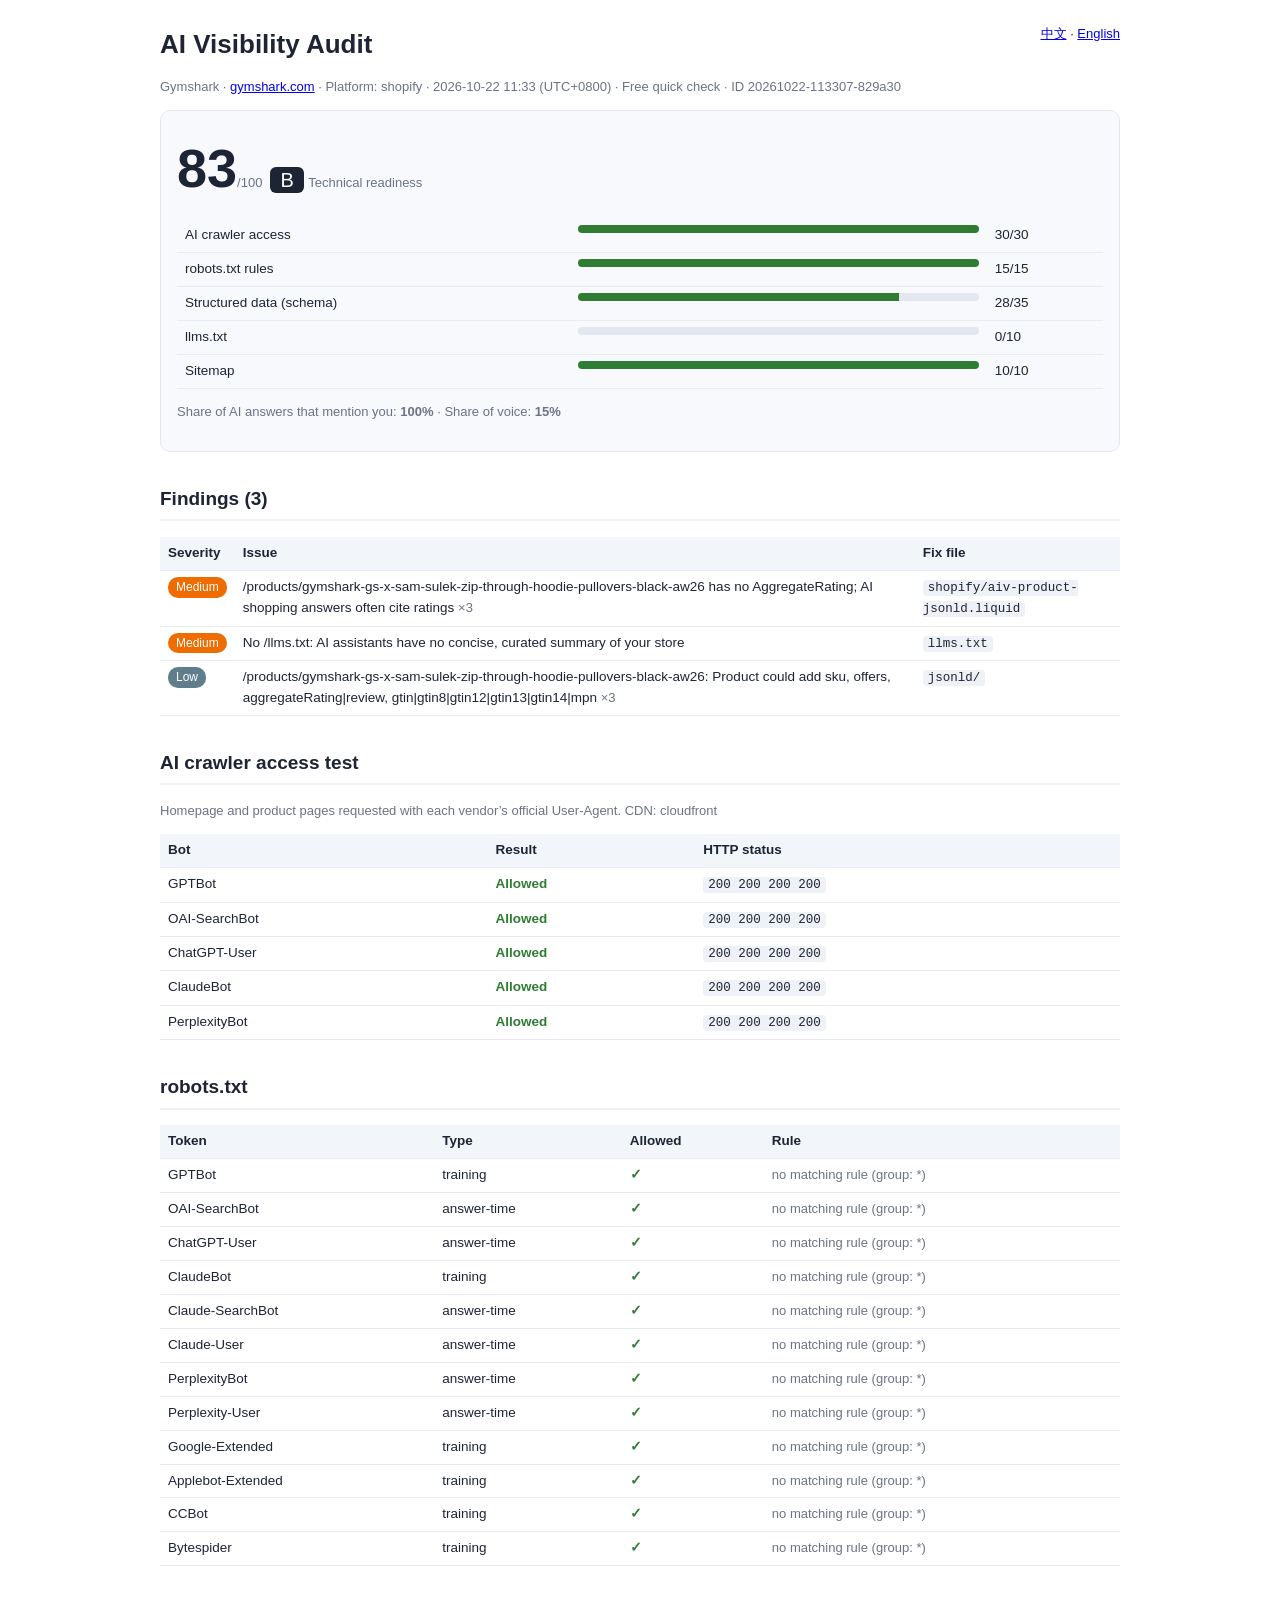
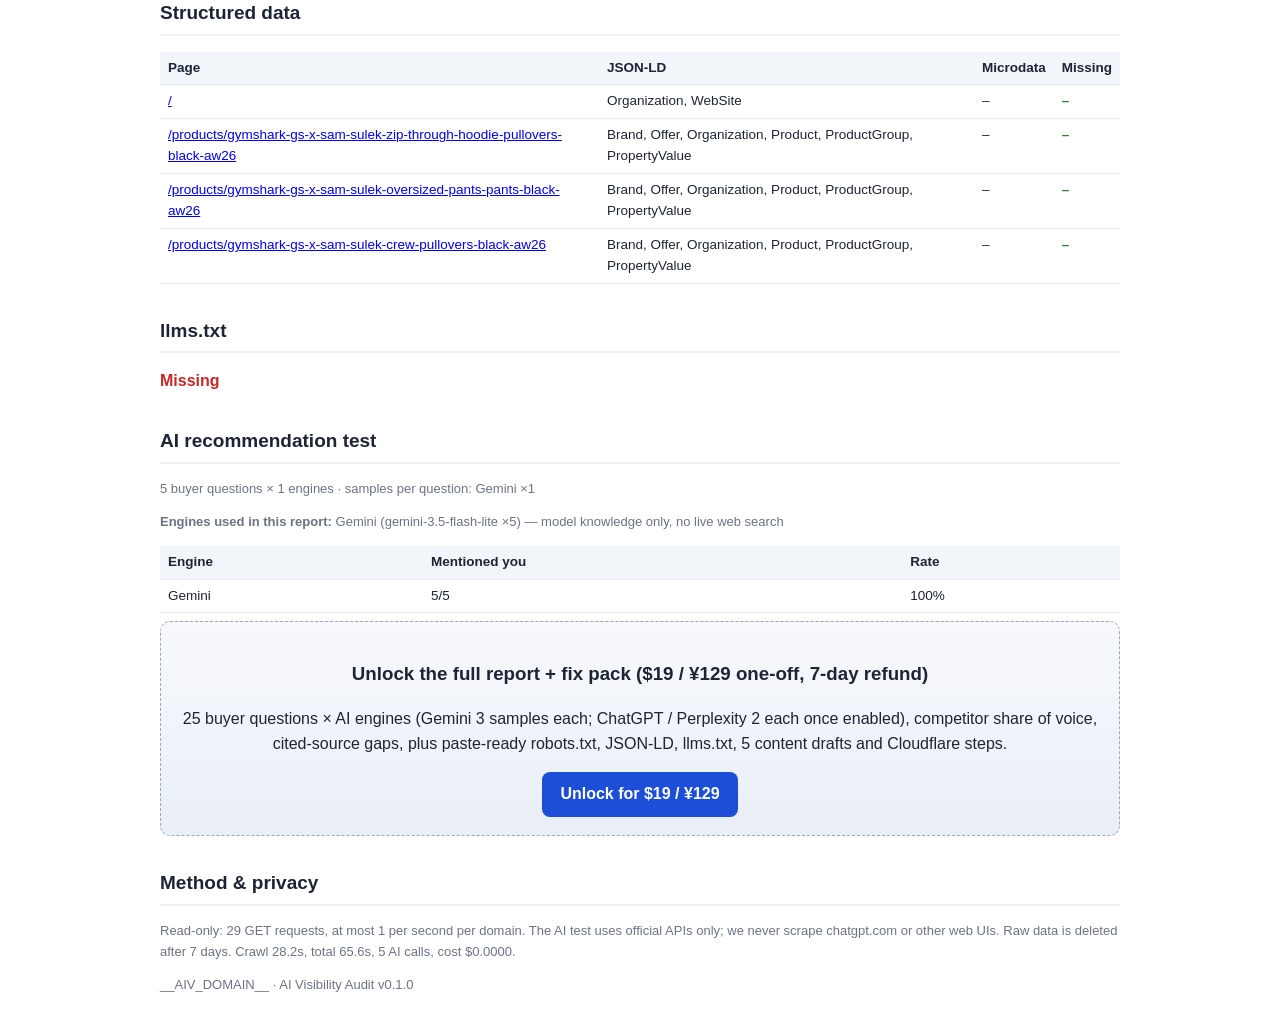
<file: samples/gemini-real/quick/gymshark.com/report.en.html>
<!doctype html><html lang="en"><head><meta charset="utf-8">
<meta name="viewport" content="width=device-width,initial-scale=1">
<title>AI 可见度体检 · gymshark.com</title><style>
body{font-family:-apple-system,BlinkMacSystemFont,"Segoe UI","PingFang SC","Noto Sans CJK SC","Microsoft YaHei",sans-serif;
max-width:960px;margin:0 auto;padding:24px;color:#1d2433;line-height:1.55}
h1{font-size:26px;margin:0}h2{font-size:19px;margin-top:32px;border-bottom:2px solid #eef1f6;padding-bottom:6px}
.muted{color:#6b7385;font-size:13px}.card{background:#f7f9fc;border:1px solid #e3e8f0;border-radius:10px;padding:16px;margin:12px 0}
.score{font-size:54px;font-weight:700}.grade{font-size:20px;padding:2px 10px;border-radius:6px;background:#1d2433;color:#fff;margin-left:8px}
table{border-collapse:collapse;width:100%;font-size:13.5px;margin:8px 0}th,td{border-bottom:1px solid #e8ecf2;padding:6px 8px;text-align:left;vertical-align:top}
th{background:#f2f5fa}.bar{height:8px;background:#e3e8f0;border-radius:4px;overflow:hidden}.bar>i{display:block;height:100%;background:#2e7d32}
.pill{display:inline-block;padding:1px 8px;border-radius:10px;color:#fff;font-size:12px}
.ok{color:#2e7d32;font-weight:600}.bad{color:#c62828;font-weight:600}.warn{color:#ef6c00;font-weight:600}
.banner{background:#fff4e5;border:1px solid #ffcc80;padding:10px 14px;border-radius:8px;margin:12px 0}
.lock{background:linear-gradient(180deg,#f7f9fc,#e9eef7);border:1px dashed #9aa7bd;border-radius:10px;padding:18px;text-align:center}
.btn{display:inline-block;background:#1d4ed8;color:#fff;padding:10px 18px;border-radius:8px;text-decoration:none;font-weight:600}
.toggle{float:right;font-size:13px}code{background:#eef1f6;padding:1px 5px;border-radius:4px;font-size:12.5px}
body.lang-zh .en{display:none}body.lang-en .zh{display:none}
@media print{.toggle,.btn{display:none}body{padding:0}}
</style></head><body class="lang-en">
<div class="toggle"><a href="#" onclick="document.body.className='lang-zh';return false">中文</a> · <a href="#" onclick="document.body.className='lang-en';return false">English</a></div>
<h1><span class="zh">AI 可见度体检报告</span><span class="en">AI Visibility Audit</span></h1>
<p class="muted">Gymshark · <a href="https://www.gymshark.com/">gymshark.com</a> · <span class="zh">平台</span><span class="en">Platform</span>: shopify · 2026-10-22 11:33 (UTC+0800) · <span class="zh">免费简检</span><span class="en">Free quick check</span> · ID 20261022-113307-829a30</p>
<div class="card"><span class="score">83</span><span class="muted">/100</span><span class="grade">B</span> <span class="muted"><span class="zh">技术就绪度</span><span class="en">Technical readiness</span></span><table><tr><td><span class="zh">AI 爬虫能否访问</span><span class="en">AI crawler access</span></td><td style="width:45%"><div class="bar"><i style="width:100%"></i></div></td><td>30/30</td></tr><tr><td><span class="zh">robots.txt 规则</span><span class="en">robots.txt rules</span></td><td style="width:45%"><div class="bar"><i style="width:100%"></i></div></td><td>15/15</td></tr><tr><td><span class="zh">结构化数据 (Schema)</span><span class="en">Structured data (schema)</span></td><td style="width:45%"><div class="bar"><i style="width:80%"></i></div></td><td>28/35</td></tr><tr><td><span class="zh">llms.txt</span><span class="en">llms.txt</span></td><td style="width:45%"><div class="bar"><i style="width:0%"></i></div></td><td>0/10</td></tr><tr><td><span class="zh">站点地图</span><span class="en">Sitemap</span></td><td style="width:45%"><div class="bar"><i style="width:100%"></i></div></td><td>10/10</td></tr></table><p class="muted"><span class="zh">AI 回答中提到你的比例</span><span class="en">Share of AI answers that mention you</span>: <b>100%</b> · <span class="zh">品牌声量占比</span><span class="en">Share of voice</span>: <b>15%</b></p></div>
<h2><span class="zh">发现的问题</span><span class="en">Findings</span> (3)</h2><table><tr><th><span class="zh">级别</span><span class="en">Severity</span></th><th><span class="zh">问题</span><span class="en">Issue</span></th><th><span class="zh">修复文件</span><span class="en">Fix file</span></th></tr>
<tr><td><span class="pill" style="background:#ef6c00"><span class="zh">中</span><span class="en">Medium</span></span></td><td><span class="zh">/products/gymshark-gs-x-sam-sulek-zip-through-hoodie-pullovers-black-aw26 没有 AggregateRating（评分），AI 购物推荐常引用评分</span><span class="en">/products/gymshark-gs-x-sam-sulek-zip-through-hoodie-pullovers-black-aw26 has no AggregateRating; AI shopping answers often cite ratings</span> <span class="muted">×3</span></td><td><code>shopify/aiv-product-jsonld.liquid</code></td></tr>
<tr><td><span class="pill" style="background:#ef6c00"><span class="zh">中</span><span class="en">Medium</span></span></td><td><span class="zh">没有 /llms.txt：AI 助手缺少一份关于你店铺的简明说明</span><span class="en">No /llms.txt: AI assistants have no concise, curated summary of your store</span></td><td><code>llms.txt</code></td></tr>
<tr><td><span class="pill" style="background:#607d8b"><span class="zh">低</span><span class="en">Low</span></span></td><td><span class="zh">/products/gymshark-gs-x-sam-sulek-zip-through-hoodie-pullovers-black-aw26 的 Product 建议补充：sku, offers, aggregateRating|review, gtin|gtin8|gtin12|gtin13|gtin14|mpn</span><span class="en">/products/gymshark-gs-x-sam-sulek-zip-through-hoodie-pullovers-black-aw26: Product could add sku, offers, aggregateRating|review, gtin|gtin8|gtin12|gtin13|gtin14|mpn</span> <span class="muted">×3</span></td><td><code>jsonld/</code></td></tr>
</table>
<h2><span class="zh">AI 爬虫访问测试</span><span class="en">AI crawler access test</span></h2><p class="muted"><span class="zh">用各家官方 User-Agent 请求首页和商品页。</span><span class="en">Homepage and product pages requested with each vendor’s official User-Agent.</span> CDN: cloudfront</p><table><tr><th>Bot</th><th><span class="zh">结果</span><span class="en">Result</span></th><th><span class="zh">状态码</span><span class="en">HTTP status</span></th></tr>
<tr><td>GPTBot</td><td class="ok"><span class="zh">可访问</span><span class="en">Allowed</span></td><td><code>200 200 200 200</code></td></tr>
<tr><td>OAI-SearchBot</td><td class="ok"><span class="zh">可访问</span><span class="en">Allowed</span></td><td><code>200 200 200 200</code></td></tr>
<tr><td>ChatGPT-User</td><td class="ok"><span class="zh">可访问</span><span class="en">Allowed</span></td><td><code>200 200 200 200</code></td></tr>
<tr><td>ClaudeBot</td><td class="ok"><span class="zh">可访问</span><span class="en">Allowed</span></td><td><code>200 200 200 200</code></td></tr>
<tr><td>PerplexityBot</td><td class="ok"><span class="zh">可访问</span><span class="en">Allowed</span></td><td><code>200 200 200 200</code></td></tr>
</table>
<h2>robots.txt</h2>
<table><tr><th>Token</th><th><span class="zh">类型</span><span class="en">Type</span></th><th><span class="zh">是否允许</span><span class="en">Allowed</span></th><th><span class="zh">依据</span><span class="en">Rule</span></th></tr>
<tr><td>GPTBot</td><td><span class="zh">训练</span><span class="en">training</span></td><td class="ok">✓</td><td class="muted">no matching rule (group: *)</td></tr>
<tr><td>OAI-SearchBot</td><td><span class="zh">回答时抓取</span><span class="en">answer-time</span></td><td class="ok">✓</td><td class="muted">no matching rule (group: *)</td></tr>
<tr><td>ChatGPT-User</td><td><span class="zh">回答时抓取</span><span class="en">answer-time</span></td><td class="ok">✓</td><td class="muted">no matching rule (group: *)</td></tr>
<tr><td>ClaudeBot</td><td><span class="zh">训练</span><span class="en">training</span></td><td class="ok">✓</td><td class="muted">no matching rule (group: *)</td></tr>
<tr><td>Claude-SearchBot</td><td><span class="zh">回答时抓取</span><span class="en">answer-time</span></td><td class="ok">✓</td><td class="muted">no matching rule (group: *)</td></tr>
<tr><td>Claude-User</td><td><span class="zh">回答时抓取</span><span class="en">answer-time</span></td><td class="ok">✓</td><td class="muted">no matching rule (group: *)</td></tr>
<tr><td>PerplexityBot</td><td><span class="zh">回答时抓取</span><span class="en">answer-time</span></td><td class="ok">✓</td><td class="muted">no matching rule (group: *)</td></tr>
<tr><td>Perplexity-User</td><td><span class="zh">回答时抓取</span><span class="en">answer-time</span></td><td class="ok">✓</td><td class="muted">no matching rule (group: *)</td></tr>
<tr><td>Google-Extended</td><td><span class="zh">训练</span><span class="en">training</span></td><td class="ok">✓</td><td class="muted">no matching rule (group: *)</td></tr>
<tr><td>Applebot-Extended</td><td><span class="zh">训练</span><span class="en">training</span></td><td class="ok">✓</td><td class="muted">no matching rule (group: *)</td></tr>
<tr><td>CCBot</td><td><span class="zh">训练</span><span class="en">training</span></td><td class="ok">✓</td><td class="muted">no matching rule (group: *)</td></tr>
<tr><td>Bytespider</td><td><span class="zh">训练</span><span class="en">training</span></td><td class="ok">✓</td><td class="muted">no matching rule (group: *)</td></tr>
</table>
<h2><span class="zh">结构化数据</span><span class="en">Structured data</span></h2><table><tr><th><span class="zh">页面</span><span class="en">Page</span></th><th>JSON-LD</th><th>Microdata</th><th><span class="zh">缺失</span><span class="en">Missing</span></th></tr>
<tr><td><a href="https://www.gymshark.com/">/</a></td><td>Organization, WebSite</td><td>–</td><td class="ok">–</td></tr>
<tr><td><a href="https://www.gymshark.com/products/gymshark-gs-x-sam-sulek-zip-through-hoodie-pullovers-black-aw26">/products/gymshark-gs-x-sam-sulek-zip-through-hoodie-pullovers-black-aw26</a></td><td>Brand, Offer, Organization, Product, ProductGroup, PropertyValue</td><td>–</td><td class="ok">–</td></tr>
<tr><td><a href="https://www.gymshark.com/products/gymshark-gs-x-sam-sulek-oversized-pants-pants-black-aw26">/products/gymshark-gs-x-sam-sulek-oversized-pants-pants-black-aw26</a></td><td>Brand, Offer, Organization, Product, ProductGroup, PropertyValue</td><td>–</td><td class="ok">–</td></tr>
<tr><td><a href="https://www.gymshark.com/products/gymshark-gs-x-sam-sulek-crew-pullovers-black-aw26">/products/gymshark-gs-x-sam-sulek-crew-pullovers-black-aw26</a></td><td>Brand, Offer, Organization, Product, ProductGroup, PropertyValue</td><td>–</td><td class="ok">–</td></tr>
</table>
<h2>llms.txt</h2><p class="bad"><span class="zh">不存在</span><span class="en">Missing</span></p>
<h2><span class="zh">AI 推荐测试</span><span class="en">AI recommendation test</span></h2><p class="muted">5 <span class="zh">个买家问题</span><span class="en">buyer questions</span> × 1 <span class="zh">个引擎</span><span class="en">engines</span> · <span class="zh">每题采样</span><span class="en">samples per question</span>: Gemini ×1</p>
<p class="muted"><b><span class="zh">本报告使用的引擎</span><span class="en">Engines used in this report</span>:</b> Gemini (gemini-3.5-flash-lite ×5) — <span class="zh">仅模型自身知识，未联网搜索</span><span class="en">model knowledge only, no live web search</span></p>
<table><tr><th><span class="zh">引擎</span><span class="en">Engine</span></th><th><span class="zh">提到你</span><span class="en">Mentioned you</span></th><th><span class="zh">比例</span><span class="en">Rate</span></th></tr>
<tr><td>Gemini</td><td>5/5</td><td>100%</td></tr>
</table>
<div class="lock"><h3><span class="zh">解锁完整报告 + 修复包（$19 / ¥129 一次性，7 天内可退款）</span><span class="en">Unlock the full report + fix pack ($19 / ¥129 one-off, 7-day refund)</span></h3><p><span class="zh">25 个买家问题 × AI 引擎（Gemini 每题采样 3 次；ChatGPT / Perplexity 启用后各 2 次）、竞品份额、AI 引用来源缺口，以及可直接粘贴的 robots.txt、JSON-LD、llms.txt、5 篇内容草稿和 Cloudflare 放行步骤。</span><span class="en">25 buyer questions × AI engines (Gemini 3 samples each; ChatGPT / Perplexity 2 each once enabled), competitor share of voice, cited-source gaps, plus paste-ready robots.txt, JSON-LD, llms.txt, 5 content drafts and Cloudflare steps.</span></p><a class="btn" href="__STRIPE_PAYMENT_LINK__?client_reference_id=20261022-113307-829a30"><span class="zh">立即解锁 $19 / ¥129</span><span class="en">Unlock for $19 / ¥129</span></a></div>
<h2><span class="zh">方法与隐私</span><span class="en">Method & privacy</span></h2><p class="muted"><span class="zh">只读检测：共 29 个 GET 请求，每个域名每秒最多 1 个。AI 推荐测试只调用官方 API，不抓取 chatgpt.com 等网页端。原始数据 7 天后自动删除。爬取耗时 28.2 秒，总耗时 65.6 秒，AI 调用 5 次，成本 $0.0000。</span><span class="en">Read-only: 29 GET requests, at most 1 per second per domain. The AI test uses official APIs only; we never scrape chatgpt.com or other web UIs. Raw data is deleted after 7 days. Crawl 28.2s, total 65.6s, 5 AI calls, cost $0.0000.</span></p>
<p class="muted">__AIV_DOMAIN__ · AI Visibility Audit v0.1.0</p></body></html>
</file>
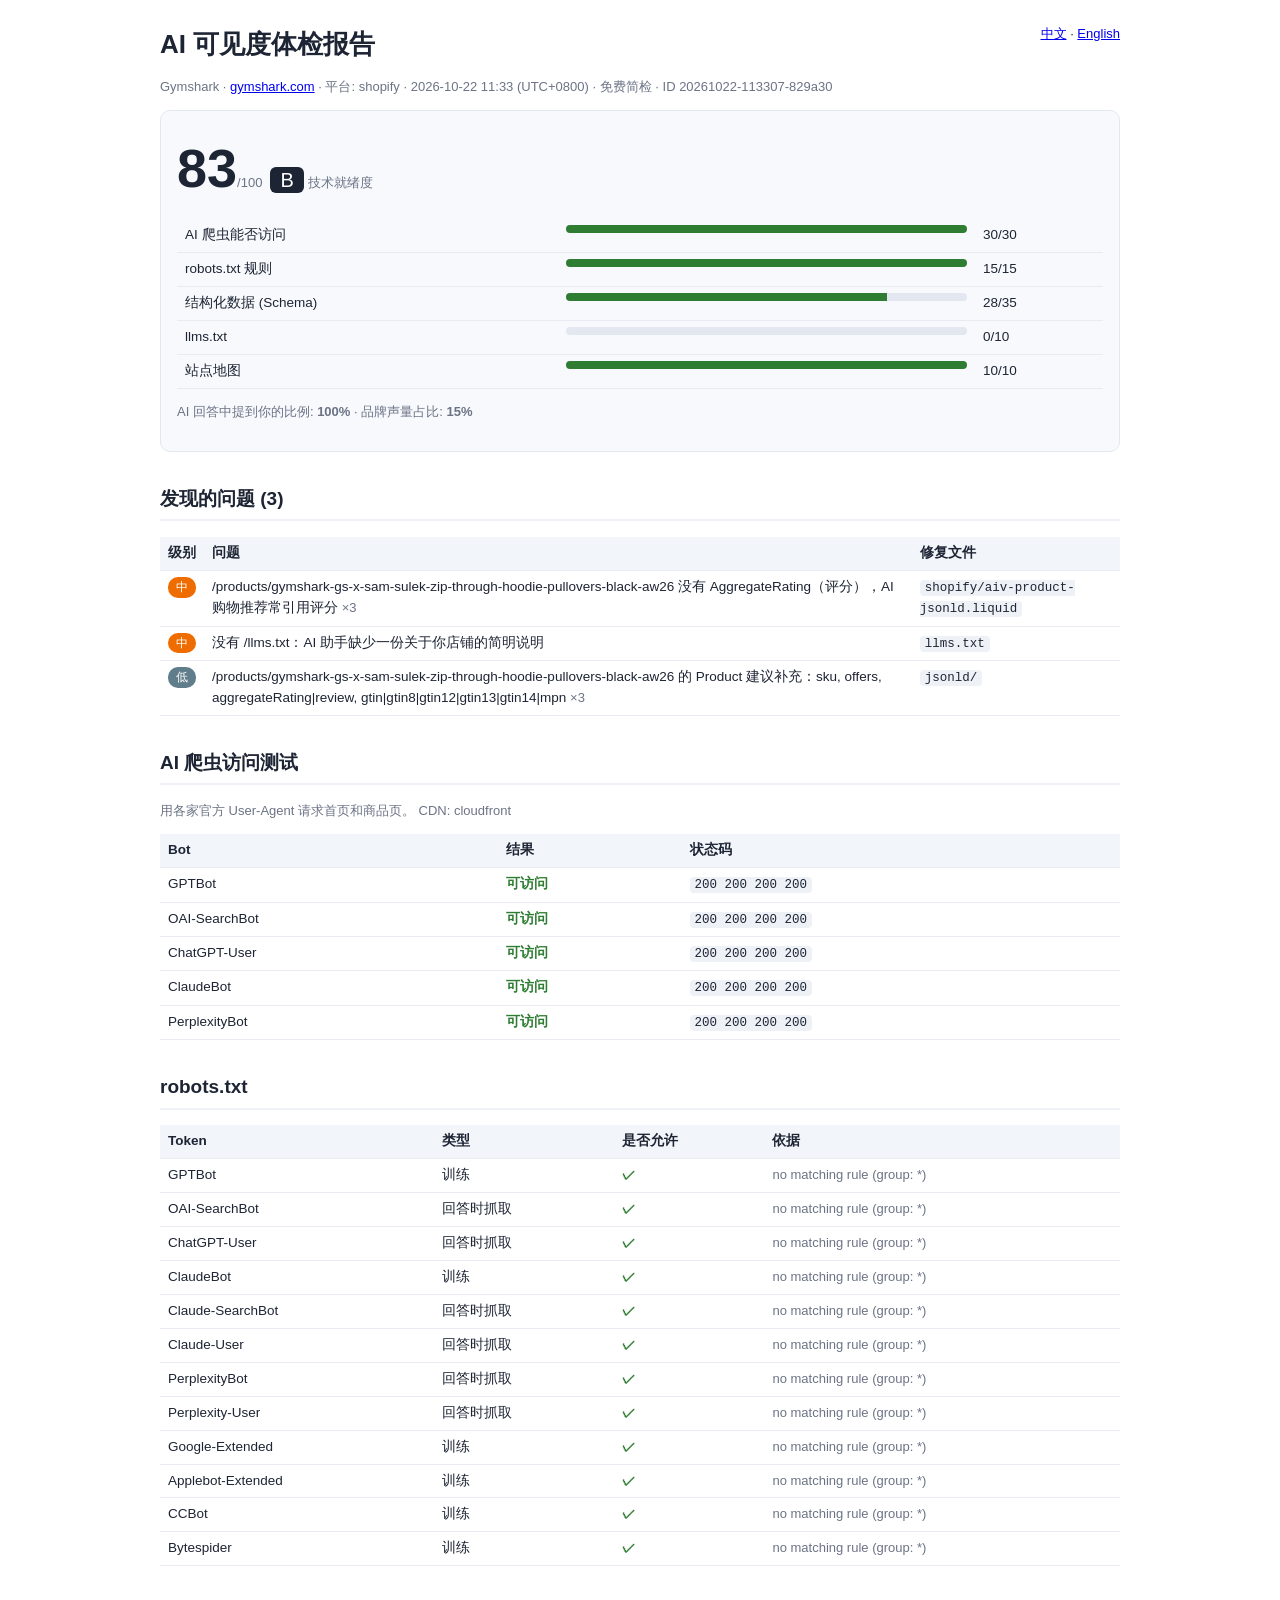
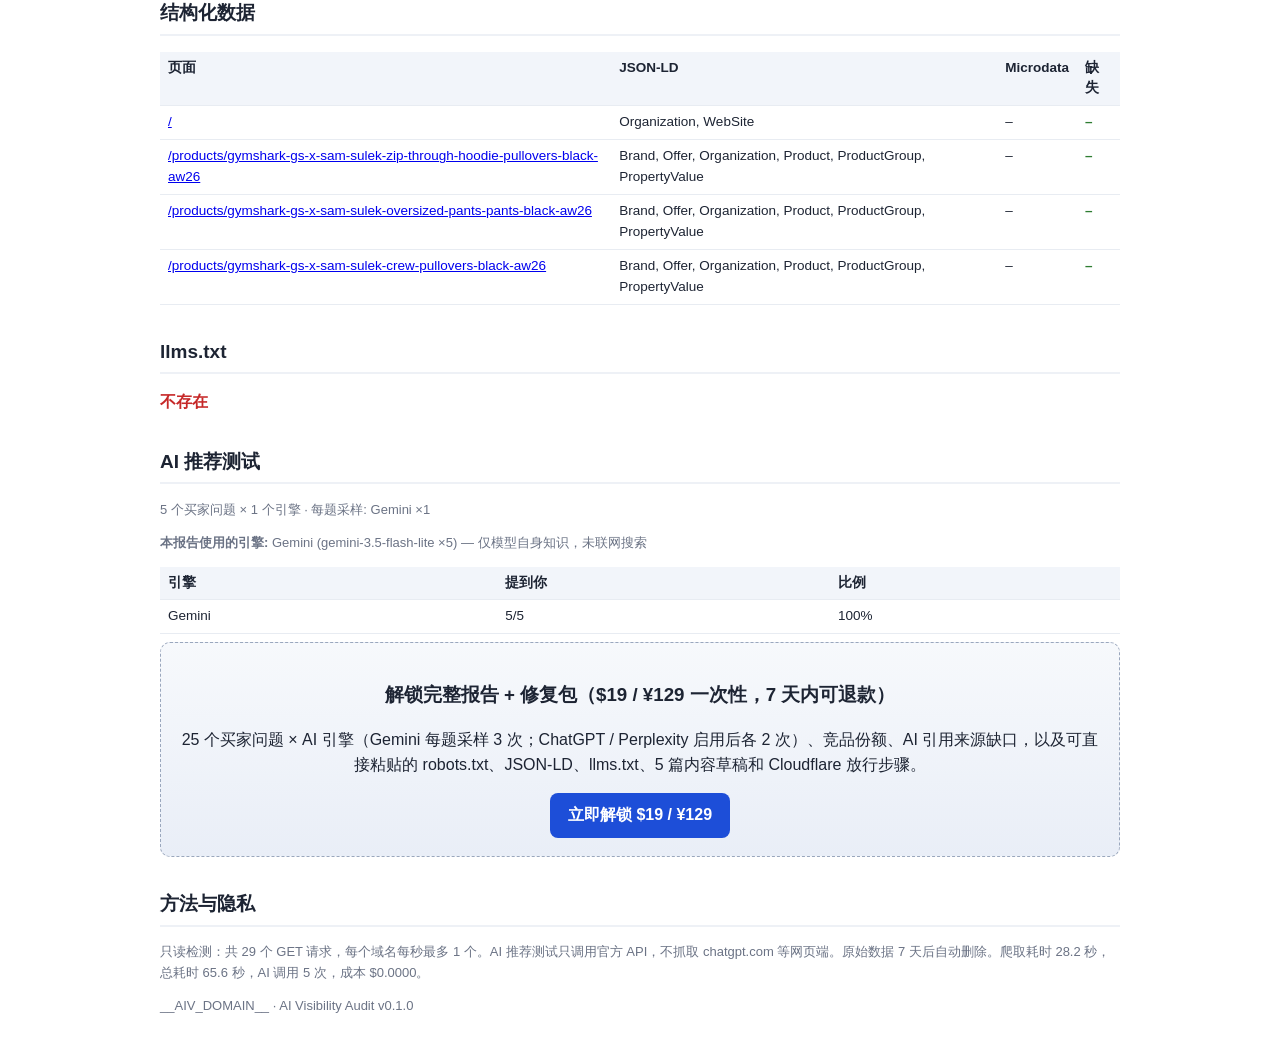
<file: samples/gemini-real/quick/gymshark.com/report.zh.html>
<!doctype html><html lang="zh-CN"><head><meta charset="utf-8">
<meta name="viewport" content="width=device-width,initial-scale=1">
<title>AI 可见度体检 · gymshark.com</title><style>
body{font-family:-apple-system,BlinkMacSystemFont,"Segoe UI","PingFang SC","Noto Sans CJK SC","Microsoft YaHei",sans-serif;
max-width:960px;margin:0 auto;padding:24px;color:#1d2433;line-height:1.55}
h1{font-size:26px;margin:0}h2{font-size:19px;margin-top:32px;border-bottom:2px solid #eef1f6;padding-bottom:6px}
.muted{color:#6b7385;font-size:13px}.card{background:#f7f9fc;border:1px solid #e3e8f0;border-radius:10px;padding:16px;margin:12px 0}
.score{font-size:54px;font-weight:700}.grade{font-size:20px;padding:2px 10px;border-radius:6px;background:#1d2433;color:#fff;margin-left:8px}
table{border-collapse:collapse;width:100%;font-size:13.5px;margin:8px 0}th,td{border-bottom:1px solid #e8ecf2;padding:6px 8px;text-align:left;vertical-align:top}
th{background:#f2f5fa}.bar{height:8px;background:#e3e8f0;border-radius:4px;overflow:hidden}.bar>i{display:block;height:100%;background:#2e7d32}
.pill{display:inline-block;padding:1px 8px;border-radius:10px;color:#fff;font-size:12px}
.ok{color:#2e7d32;font-weight:600}.bad{color:#c62828;font-weight:600}.warn{color:#ef6c00;font-weight:600}
.banner{background:#fff4e5;border:1px solid #ffcc80;padding:10px 14px;border-radius:8px;margin:12px 0}
.lock{background:linear-gradient(180deg,#f7f9fc,#e9eef7);border:1px dashed #9aa7bd;border-radius:10px;padding:18px;text-align:center}
.btn{display:inline-block;background:#1d4ed8;color:#fff;padding:10px 18px;border-radius:8px;text-decoration:none;font-weight:600}
.toggle{float:right;font-size:13px}code{background:#eef1f6;padding:1px 5px;border-radius:4px;font-size:12.5px}
body.lang-zh .en{display:none}body.lang-en .zh{display:none}
@media print{.toggle,.btn{display:none}body{padding:0}}
</style></head><body class="lang-zh">
<div class="toggle"><a href="#" onclick="document.body.className='lang-zh';return false">中文</a> · <a href="#" onclick="document.body.className='lang-en';return false">English</a></div>
<h1><span class="zh">AI 可见度体检报告</span><span class="en">AI Visibility Audit</span></h1>
<p class="muted">Gymshark · <a href="https://www.gymshark.com/">gymshark.com</a> · <span class="zh">平台</span><span class="en">Platform</span>: shopify · 2026-10-22 11:33 (UTC+0800) · <span class="zh">免费简检</span><span class="en">Free quick check</span> · ID 20261022-113307-829a30</p>
<div class="card"><span class="score">83</span><span class="muted">/100</span><span class="grade">B</span> <span class="muted"><span class="zh">技术就绪度</span><span class="en">Technical readiness</span></span><table><tr><td><span class="zh">AI 爬虫能否访问</span><span class="en">AI crawler access</span></td><td style="width:45%"><div class="bar"><i style="width:100%"></i></div></td><td>30/30</td></tr><tr><td><span class="zh">robots.txt 规则</span><span class="en">robots.txt rules</span></td><td style="width:45%"><div class="bar"><i style="width:100%"></i></div></td><td>15/15</td></tr><tr><td><span class="zh">结构化数据 (Schema)</span><span class="en">Structured data (schema)</span></td><td style="width:45%"><div class="bar"><i style="width:80%"></i></div></td><td>28/35</td></tr><tr><td><span class="zh">llms.txt</span><span class="en">llms.txt</span></td><td style="width:45%"><div class="bar"><i style="width:0%"></i></div></td><td>0/10</td></tr><tr><td><span class="zh">站点地图</span><span class="en">Sitemap</span></td><td style="width:45%"><div class="bar"><i style="width:100%"></i></div></td><td>10/10</td></tr></table><p class="muted"><span class="zh">AI 回答中提到你的比例</span><span class="en">Share of AI answers that mention you</span>: <b>100%</b> · <span class="zh">品牌声量占比</span><span class="en">Share of voice</span>: <b>15%</b></p></div>
<h2><span class="zh">发现的问题</span><span class="en">Findings</span> (3)</h2><table><tr><th><span class="zh">级别</span><span class="en">Severity</span></th><th><span class="zh">问题</span><span class="en">Issue</span></th><th><span class="zh">修复文件</span><span class="en">Fix file</span></th></tr>
<tr><td><span class="pill" style="background:#ef6c00"><span class="zh">中</span><span class="en">Medium</span></span></td><td><span class="zh">/products/gymshark-gs-x-sam-sulek-zip-through-hoodie-pullovers-black-aw26 没有 AggregateRating（评分），AI 购物推荐常引用评分</span><span class="en">/products/gymshark-gs-x-sam-sulek-zip-through-hoodie-pullovers-black-aw26 has no AggregateRating; AI shopping answers often cite ratings</span> <span class="muted">×3</span></td><td><code>shopify/aiv-product-jsonld.liquid</code></td></tr>
<tr><td><span class="pill" style="background:#ef6c00"><span class="zh">中</span><span class="en">Medium</span></span></td><td><span class="zh">没有 /llms.txt：AI 助手缺少一份关于你店铺的简明说明</span><span class="en">No /llms.txt: AI assistants have no concise, curated summary of your store</span></td><td><code>llms.txt</code></td></tr>
<tr><td><span class="pill" style="background:#607d8b"><span class="zh">低</span><span class="en">Low</span></span></td><td><span class="zh">/products/gymshark-gs-x-sam-sulek-zip-through-hoodie-pullovers-black-aw26 的 Product 建议补充：sku, offers, aggregateRating|review, gtin|gtin8|gtin12|gtin13|gtin14|mpn</span><span class="en">/products/gymshark-gs-x-sam-sulek-zip-through-hoodie-pullovers-black-aw26: Product could add sku, offers, aggregateRating|review, gtin|gtin8|gtin12|gtin13|gtin14|mpn</span> <span class="muted">×3</span></td><td><code>jsonld/</code></td></tr>
</table>
<h2><span class="zh">AI 爬虫访问测试</span><span class="en">AI crawler access test</span></h2><p class="muted"><span class="zh">用各家官方 User-Agent 请求首页和商品页。</span><span class="en">Homepage and product pages requested with each vendor’s official User-Agent.</span> CDN: cloudfront</p><table><tr><th>Bot</th><th><span class="zh">结果</span><span class="en">Result</span></th><th><span class="zh">状态码</span><span class="en">HTTP status</span></th></tr>
<tr><td>GPTBot</td><td class="ok"><span class="zh">可访问</span><span class="en">Allowed</span></td><td><code>200 200 200 200</code></td></tr>
<tr><td>OAI-SearchBot</td><td class="ok"><span class="zh">可访问</span><span class="en">Allowed</span></td><td><code>200 200 200 200</code></td></tr>
<tr><td>ChatGPT-User</td><td class="ok"><span class="zh">可访问</span><span class="en">Allowed</span></td><td><code>200 200 200 200</code></td></tr>
<tr><td>ClaudeBot</td><td class="ok"><span class="zh">可访问</span><span class="en">Allowed</span></td><td><code>200 200 200 200</code></td></tr>
<tr><td>PerplexityBot</td><td class="ok"><span class="zh">可访问</span><span class="en">Allowed</span></td><td><code>200 200 200 200</code></td></tr>
</table>
<h2>robots.txt</h2>
<table><tr><th>Token</th><th><span class="zh">类型</span><span class="en">Type</span></th><th><span class="zh">是否允许</span><span class="en">Allowed</span></th><th><span class="zh">依据</span><span class="en">Rule</span></th></tr>
<tr><td>GPTBot</td><td><span class="zh">训练</span><span class="en">training</span></td><td class="ok">✓</td><td class="muted">no matching rule (group: *)</td></tr>
<tr><td>OAI-SearchBot</td><td><span class="zh">回答时抓取</span><span class="en">answer-time</span></td><td class="ok">✓</td><td class="muted">no matching rule (group: *)</td></tr>
<tr><td>ChatGPT-User</td><td><span class="zh">回答时抓取</span><span class="en">answer-time</span></td><td class="ok">✓</td><td class="muted">no matching rule (group: *)</td></tr>
<tr><td>ClaudeBot</td><td><span class="zh">训练</span><span class="en">training</span></td><td class="ok">✓</td><td class="muted">no matching rule (group: *)</td></tr>
<tr><td>Claude-SearchBot</td><td><span class="zh">回答时抓取</span><span class="en">answer-time</span></td><td class="ok">✓</td><td class="muted">no matching rule (group: *)</td></tr>
<tr><td>Claude-User</td><td><span class="zh">回答时抓取</span><span class="en">answer-time</span></td><td class="ok">✓</td><td class="muted">no matching rule (group: *)</td></tr>
<tr><td>PerplexityBot</td><td><span class="zh">回答时抓取</span><span class="en">answer-time</span></td><td class="ok">✓</td><td class="muted">no matching rule (group: *)</td></tr>
<tr><td>Perplexity-User</td><td><span class="zh">回答时抓取</span><span class="en">answer-time</span></td><td class="ok">✓</td><td class="muted">no matching rule (group: *)</td></tr>
<tr><td>Google-Extended</td><td><span class="zh">训练</span><span class="en">training</span></td><td class="ok">✓</td><td class="muted">no matching rule (group: *)</td></tr>
<tr><td>Applebot-Extended</td><td><span class="zh">训练</span><span class="en">training</span></td><td class="ok">✓</td><td class="muted">no matching rule (group: *)</td></tr>
<tr><td>CCBot</td><td><span class="zh">训练</span><span class="en">training</span></td><td class="ok">✓</td><td class="muted">no matching rule (group: *)</td></tr>
<tr><td>Bytespider</td><td><span class="zh">训练</span><span class="en">training</span></td><td class="ok">✓</td><td class="muted">no matching rule (group: *)</td></tr>
</table>
<h2><span class="zh">结构化数据</span><span class="en">Structured data</span></h2><table><tr><th><span class="zh">页面</span><span class="en">Page</span></th><th>JSON-LD</th><th>Microdata</th><th><span class="zh">缺失</span><span class="en">Missing</span></th></tr>
<tr><td><a href="https://www.gymshark.com/">/</a></td><td>Organization, WebSite</td><td>–</td><td class="ok">–</td></tr>
<tr><td><a href="https://www.gymshark.com/products/gymshark-gs-x-sam-sulek-zip-through-hoodie-pullovers-black-aw26">/products/gymshark-gs-x-sam-sulek-zip-through-hoodie-pullovers-black-aw26</a></td><td>Brand, Offer, Organization, Product, ProductGroup, PropertyValue</td><td>–</td><td class="ok">–</td></tr>
<tr><td><a href="https://www.gymshark.com/products/gymshark-gs-x-sam-sulek-oversized-pants-pants-black-aw26">/products/gymshark-gs-x-sam-sulek-oversized-pants-pants-black-aw26</a></td><td>Brand, Offer, Organization, Product, ProductGroup, PropertyValue</td><td>–</td><td class="ok">–</td></tr>
<tr><td><a href="https://www.gymshark.com/products/gymshark-gs-x-sam-sulek-crew-pullovers-black-aw26">/products/gymshark-gs-x-sam-sulek-crew-pullovers-black-aw26</a></td><td>Brand, Offer, Organization, Product, ProductGroup, PropertyValue</td><td>–</td><td class="ok">–</td></tr>
</table>
<h2>llms.txt</h2><p class="bad"><span class="zh">不存在</span><span class="en">Missing</span></p>
<h2><span class="zh">AI 推荐测试</span><span class="en">AI recommendation test</span></h2><p class="muted">5 <span class="zh">个买家问题</span><span class="en">buyer questions</span> × 1 <span class="zh">个引擎</span><span class="en">engines</span> · <span class="zh">每题采样</span><span class="en">samples per question</span>: Gemini ×1</p>
<p class="muted"><b><span class="zh">本报告使用的引擎</span><span class="en">Engines used in this report</span>:</b> Gemini (gemini-3.5-flash-lite ×5) — <span class="zh">仅模型自身知识，未联网搜索</span><span class="en">model knowledge only, no live web search</span></p>
<table><tr><th><span class="zh">引擎</span><span class="en">Engine</span></th><th><span class="zh">提到你</span><span class="en">Mentioned you</span></th><th><span class="zh">比例</span><span class="en">Rate</span></th></tr>
<tr><td>Gemini</td><td>5/5</td><td>100%</td></tr>
</table>
<div class="lock"><h3><span class="zh">解锁完整报告 + 修复包（$19 / ¥129 一次性，7 天内可退款）</span><span class="en">Unlock the full report + fix pack ($19 / ¥129 one-off, 7-day refund)</span></h3><p><span class="zh">25 个买家问题 × AI 引擎（Gemini 每题采样 3 次；ChatGPT / Perplexity 启用后各 2 次）、竞品份额、AI 引用来源缺口，以及可直接粘贴的 robots.txt、JSON-LD、llms.txt、5 篇内容草稿和 Cloudflare 放行步骤。</span><span class="en">25 buyer questions × AI engines (Gemini 3 samples each; ChatGPT / Perplexity 2 each once enabled), competitor share of voice, cited-source gaps, plus paste-ready robots.txt, JSON-LD, llms.txt, 5 content drafts and Cloudflare steps.</span></p><a class="btn" href="__STRIPE_PAYMENT_LINK__?client_reference_id=20261022-113307-829a30"><span class="zh">立即解锁 $19 / ¥129</span><span class="en">Unlock for $19 / ¥129</span></a></div>
<h2><span class="zh">方法与隐私</span><span class="en">Method & privacy</span></h2><p class="muted"><span class="zh">只读检测：共 29 个 GET 请求，每个域名每秒最多 1 个。AI 推荐测试只调用官方 API，不抓取 chatgpt.com 等网页端。原始数据 7 天后自动删除。爬取耗时 28.2 秒，总耗时 65.6 秒，AI 调用 5 次，成本 $0.0000。</span><span class="en">Read-only: 29 GET requests, at most 1 per second per domain. The AI test uses official APIs only; we never scrape chatgpt.com or other web UIs. Raw data is deleted after 7 days. Crawl 28.2s, total 65.6s, 5 AI calls, cost $0.0000.</span></p>
<p class="muted">__AIV_DOMAIN__ · AI Visibility Audit v0.1.0</p></body></html>
</file>
<file: landing/style.css>
*{box-sizing:border-box}body{margin:0;font-family:-apple-system,BlinkMacSystemFont,"Segoe UI","PingFang SC","Noto Sans CJK SC","Microsoft YaHei",sans-serif;color:#18202f;line-height:1.6;background:#fff}
.wrap{max-width:1040px;margin:0 auto;padding:0 20px}header{display:flex;justify-content:space-between;align-items:center;padding:18px 0}
.logo{font-weight:800;font-size:18px}.logo b{color:#1d4ed8}nav a{margin-left:16px;color:#4b5567;text-decoration:none;font-size:14px}
.hero{padding:56px 0 40px;text-align:center}.hero h1{font-size:40px;line-height:1.2;margin:0 0 14px}.hero p{font-size:18px;color:#4b5567;max-width:720px;margin:0 auto 26px}
form.check{display:flex;gap:8px;max-width:620px;margin:0 auto}form.check input{flex:1;padding:14px 16px;font-size:16px;border:2px solid #d6dce8;border-radius:10px}
.btn{background:#1d4ed8;color:#fff;border:0;padding:14px 22px;font-size:16px;font-weight:700;border-radius:10px;cursor:pointer;text-decoration:none;display:inline-block}
.btn.alt{background:#fff;color:#1d4ed8;border:2px solid #1d4ed8}.small{font-size:13px;color:#6b7385}
#result{max-width:620px;margin:18px auto 0;text-align:left;display:none}.card{border:1px solid #e3e8f0;border-radius:12px;padding:20px;background:#f8fafd}
section{padding:44px 0;border-top:1px solid #eef1f6}h2{font-size:26px;margin:0 0 18px;text-align:center}
.grid{display:grid;grid-template-columns:repeat(auto-fit,minmax(220px,1fr));gap:16px}.grid .card h3{margin:0 0 6px;font-size:16px}
.price{display:grid;grid-template-columns:repeat(auto-fit,minmax(280px,1fr));gap:18px;max-width:760px;margin:0 auto}
.price .card.hl{border:2px solid #1d4ed8;background:#fff}.amount{font-size:40px;font-weight:800}.amount small{font-size:16px;color:#6b7385;font-weight:500}
ul.ticks{padding-left:0;list-style:none}ul.ticks li:before{content:"✓ ";color:#2e7d32;font-weight:700}
details{border-bottom:1px solid #eef1f6;padding:12px 0}summary{font-weight:600;cursor:pointer}
footer{padding:30px 0;color:#6b7385;font-size:13px;border-top:1px solid #eef1f6}
body.lang-zh .en{display:none}body.lang-en .zh{display:none}
@media(max-width:600px){.hero h1{font-size:28px}form.check{flex-direction:column}}
.btn.disabled{background:#e5e7eb;color:#6b7385;cursor:not-allowed}.soldout{background:#fff7ed;border:1px solid #fdba74;color:#9a3412;border-radius:10px;padding:10px 14px;font-weight:600}
.byline-row{margin-top:10px}.byline{display:inline-flex;align-items:center;gap:6px;color:#6b7385;text-decoration:none;font-size:12px}.byline:hover{color:#1d4ed8}.byline img{width:16px;height:16px;display:block}
</file>
